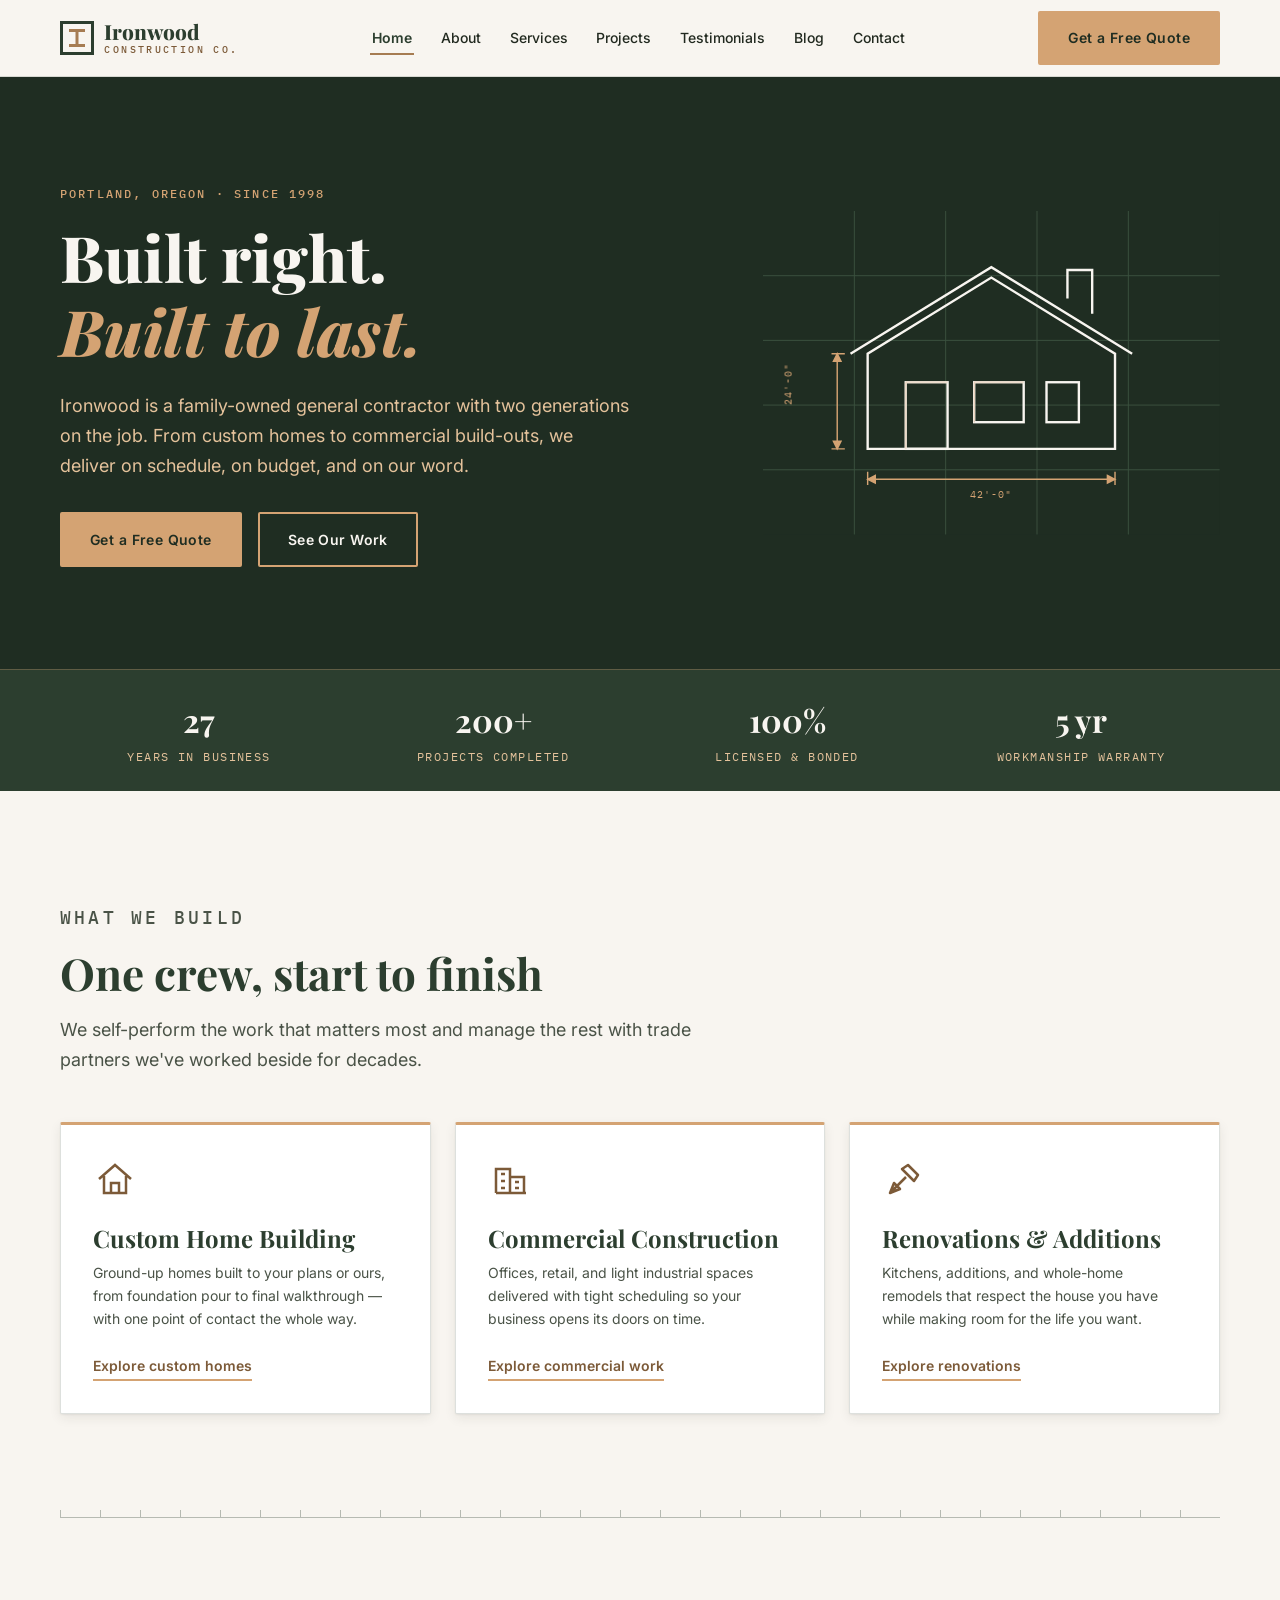
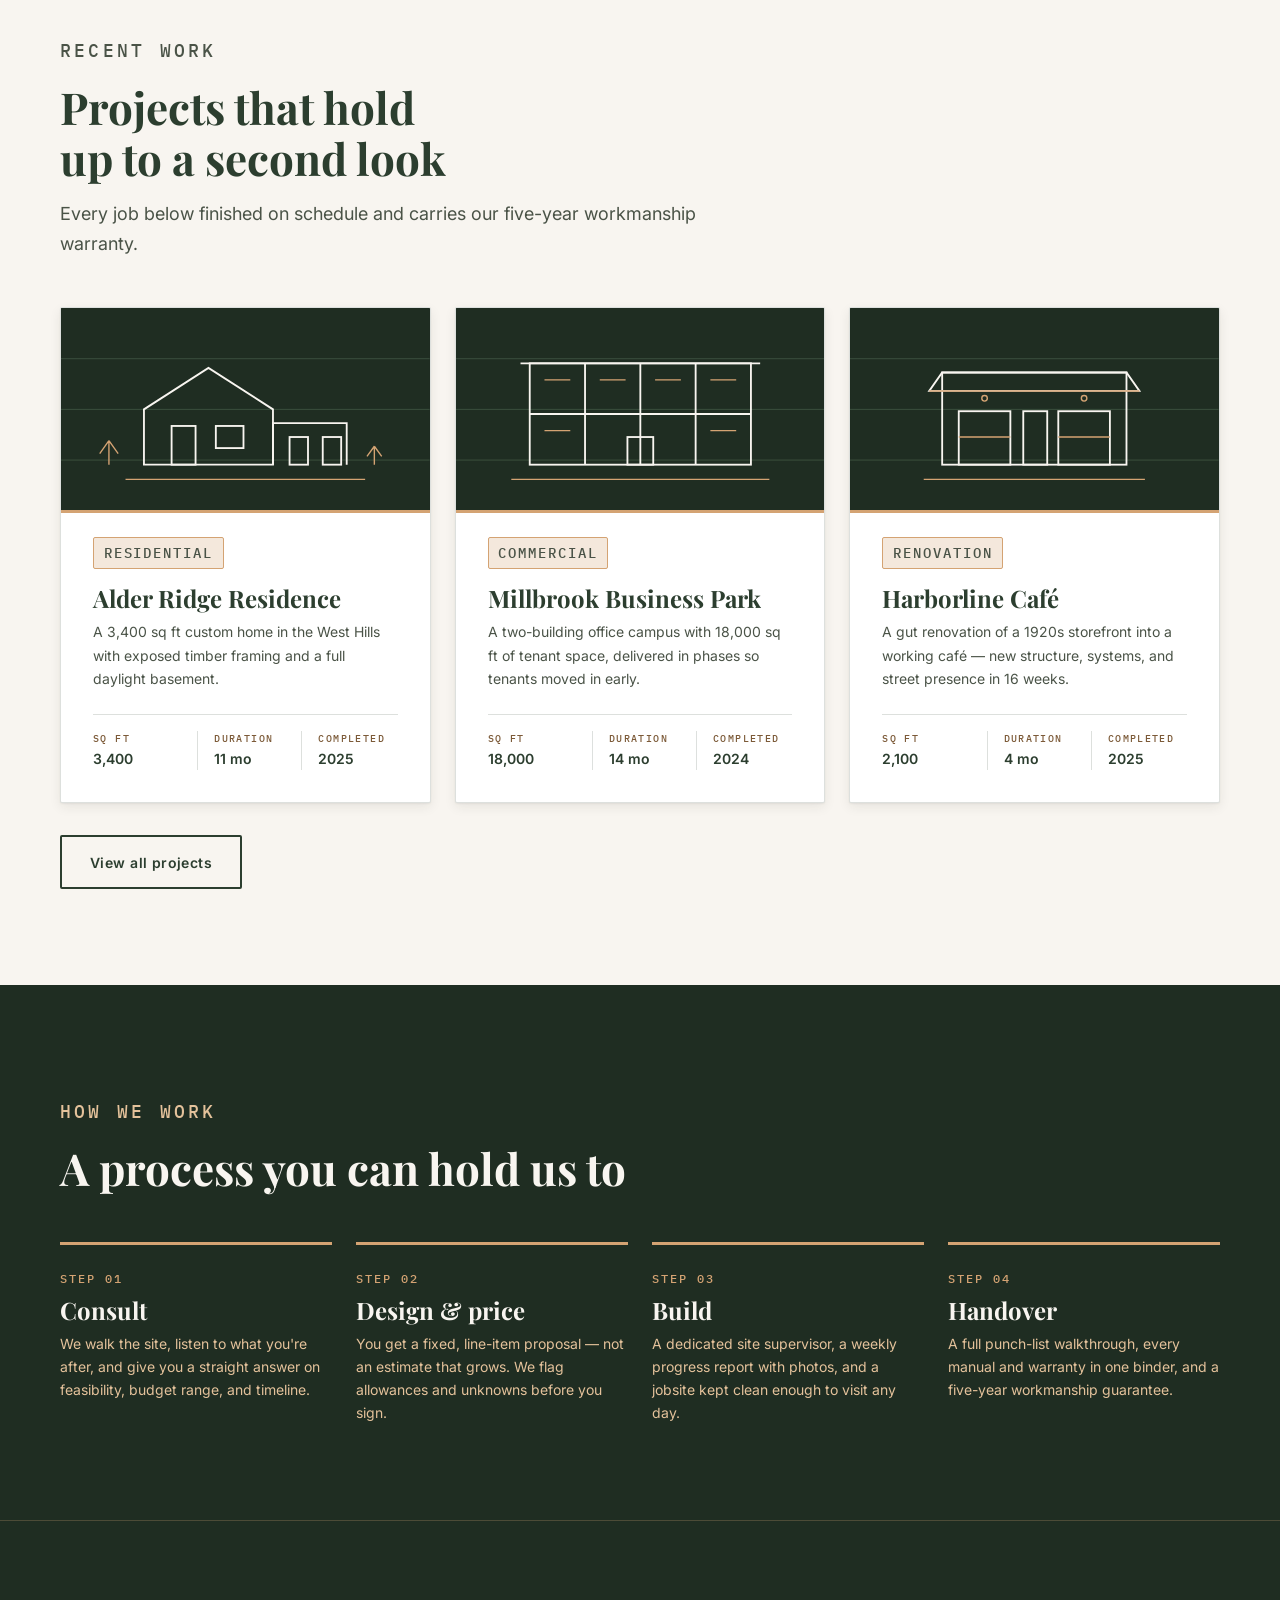
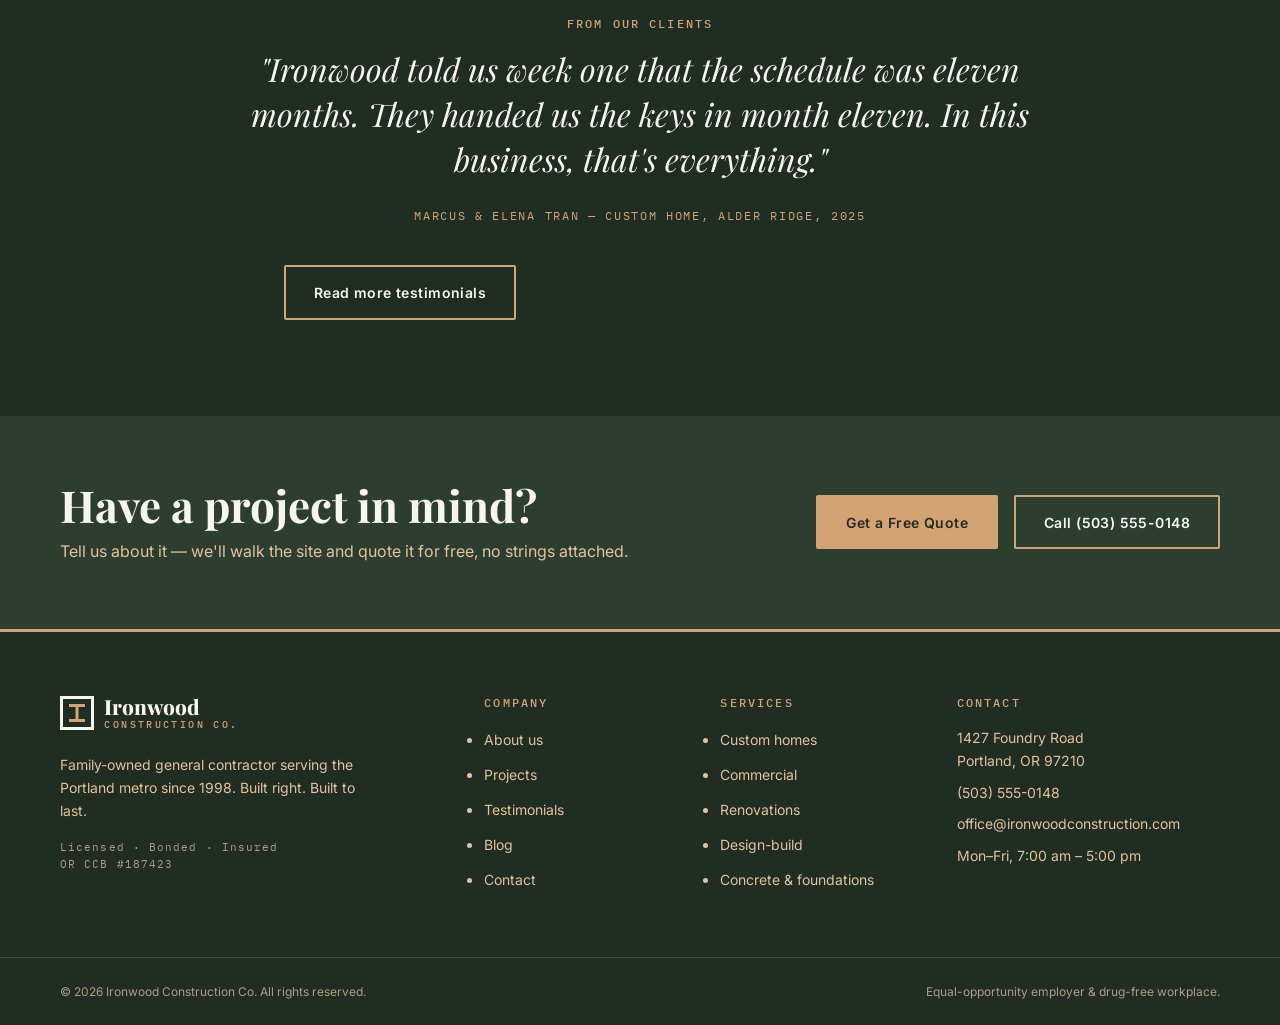
<file: index.html>
<!DOCTYPE html>
<html lang="en" class="no-js">
<head>
  <meta charset="UTF-8">
  <meta name="viewport" content="width=device-width, initial-scale=1">
  <title>Ironwood Construction Co. — General Contractor in Portland, OR</title>
  <meta name="description" content="Ironwood Construction Co. is a family-owned Portland general contractor building custom homes, commercial spaces, and renovations since 1998. Get a free quote.">
  <link rel="icon" href="data:image/svg+xml,%3Csvg xmlns='http://www.w3.org/2000/svg' viewBox='0 0 32 32'%3E%3Crect width='32' height='32' fill='%232C3E2F'/%3E%3Cpath d='M8 8h16M8 24h16M16 8v16' stroke='%23D4A373' stroke-width='3'/%3E%3C/svg%3E">
  <link rel="preconnect" href="https://fonts.googleapis.com">
  <link rel="preconnect" href="https://fonts.gstatic.com" crossorigin>
  <link href="https://fonts.googleapis.com/css2?family=Playfair+Display:ital,wght@0,700;0,800;1,700&family=Inter:wght@400;500;600&family=IBM+Plex+Mono:wght@500&display=swap" rel="stylesheet">
  <link rel="stylesheet" href="css/style.css">
  <script src="js/main.js" defer></script>
</head>
<body>
  <a class="skip-link" href="#main">Skip to main content</a>

  <header class="site-header">
    <div class="container site-header__inner">
      <a class="logo" href="index.html" aria-label="Ironwood Construction Co. — home">
        <svg class="logo__mark" width="34" height="34" viewBox="0 0 34 34" aria-hidden="true" focusable="false">
          <rect x="1.5" y="1.5" width="31" height="31" fill="none" stroke="currentColor" stroke-width="3"/>
          <path d="M9 9.5h16M9 24.5h16M17 9.5v15" fill="none" stroke="#A67C52" stroke-width="3"/>
        </svg>
        <span class="logo__name">Ironwood<span class="logo__sub">Construction Co.</span></span>
      </a>

      <nav class="site-nav" id="site-nav" aria-label="Main">
        <ul class="site-nav__list">
          <li><a class="site-nav__link" href="index.html" aria-current="page">Home</a></li>
          <li><a class="site-nav__link" href="about.html">About</a></li>
          <li><a class="site-nav__link" href="services.html">Services</a></li>
          <li><a class="site-nav__link" href="projects.html">Projects</a></li>
          <li><a class="site-nav__link" href="testimonials.html">Testimonials</a></li>
          <li><a class="site-nav__link" href="blog.html">Blog</a></li>
          <li><a class="site-nav__link" href="contact.html">Contact</a></li>
          <li class="site-nav__cta-item"><a class="btn btn--sand" href="contact.html#quote">Get a Free Quote</a></li>
        </ul>
      </nav>

      <a class="btn btn--sand header-cta" href="contact.html#quote">Get a Free Quote</a>

      <button class="nav-toggle" type="button" aria-expanded="false" aria-controls="site-nav" aria-label="Open menu">
        <span class="nav-toggle__bar"></span>
        <span class="nav-toggle__bar"></span>
        <span class="nav-toggle__bar"></span>
      </button>
    </div>
  </header>
  <div class="nav-overlay" aria-hidden="true"></div>

  <main id="main">

    <!-- Hero -->
    <section class="hero" aria-labelledby="hero-heading">
      <div class="container hero__inner">
        <div>
          <p class="eyebrow">Portland, Oregon · Since 1998</p>
          <h1 id="hero-heading">Built right.<br><span class="accent">Built to last.</span></h1>
          <p class="hero__lede">Ironwood is a family-owned general contractor with two generations on the job. From custom homes to commercial build-outs, we deliver on schedule, on budget, and on our word.</p>
          <div class="hero__actions">
            <a class="btn btn--sand" href="contact.html#quote">Get a Free Quote</a>
            <a class="btn btn--outline-light" href="projects.html">See Our Work</a>
          </div>
        </div>
        <figure class="hero__figure">
          <svg viewBox="0 0 480 340" role="img" aria-label="Blueprint elevation drawing of a gabled house with dimension lines">
            <rect width="480" height="340" fill="#1F2D22"/>
            <g stroke="#3C5240" stroke-width="1">
              <path d="M0 68h480M0 136h480M0 204h480M0 272h480"/>
              <path d="M96 0v340M192 0v340M288 0v340M384 0v340"/>
            </g>
            <g fill="none" stroke="#F8F5F0" stroke-width="2.5">
              <path d="M110 250V150l130-80 130 80v100z"/>
              <path d="M92 150l148-91 148 91"/>
              <path d="M320 92v-30h26v46"/>
              <rect x="150" y="180" width="44" height="70"/>
              <rect x="222" y="180" width="52" height="42"/>
              <rect x="298" y="180" width="34" height="42"/>
            </g>
            <g fill="none" stroke="#D4A373" stroke-width="1.5">
              <path d="M110 274v14M370 274v14M110 282h260"/>
              <path d="M110 282l8-4v8zM370 282l-8-4v8z" fill="#D4A373"/>
              <path d="M86 250h-14M86 150h-14M78 250V150"/>
              <path d="M78 250l-4-8h8zM78 150l-4 8h8z" fill="#D4A373"/>
            </g>
            <g fill="#D4A373" font-family="IBM Plex Mono, monospace" font-size="11" letter-spacing="1">
              <text x="218" y="302">42'-0"</text>
              <text x="30" y="204" transform="rotate(-90 30 204)">24'-0"</text>
            </g>
            <g fill="none" stroke="#D4A373" stroke-width="1" opacity="0.6">
              <path d="M150 250v-70h44M222 222v-42h52"/>
            </g>
          </svg>
        </figure>
      </div>
    </section>

    <!-- Trust bar -->
    <section class="trust-bar" aria-label="Company credentials">
      <ul class="container trust-bar__list">
        <li class="trust-bar__item"><strong>27</strong> Years in business</li>
        <li class="trust-bar__item"><strong>200+</strong> Projects completed</li>
        <li class="trust-bar__item"><strong>100%</strong> Licensed &amp; bonded</li>
        <li class="trust-bar__item"><strong>5 yr</strong> Workmanship warranty</li>
      </ul>
    </section>

    <!-- Featured services -->
    <section class="section" aria-labelledby="services-heading">
      <div class="container">
        <div class="section-head">
          <p class="eyebrow">What we build</p>
          <h2 id="services-heading">One crew, start to finish</h2>
          <p>We self-perform the work that matters most and manage the rest with trade partners we've worked beside for decades.</p>
        </div>
        <div class="card-grid">
          <article class="card reveal">
            <svg class="card__icon" width="44" height="44" viewBox="0 0 44 44" aria-hidden="true" focusable="false">
              <path d="M6 22L22 8l16 14M11 19v17h22V19M18 36V26h8v10" fill="none" stroke="currentColor" stroke-width="2.5"/>
            </svg>
            <h3>Custom Home Building</h3>
            <p>Ground-up homes built to your plans or ours, from foundation pour to final walkthrough — with one point of contact the whole way.</p>
            <a class="card__link" href="services.html#custom-homes">Explore custom homes</a>
          </article>
          <article class="card reveal">
            <svg class="card__icon" width="44" height="44" viewBox="0 0 44 44" aria-hidden="true" focusable="false">
              <path d="M8 36V12h14v24M22 20h14v16M8 36h30M13 17h4M13 24h4M13 31h4M27 25h4M27 31h4" fill="none" stroke="currentColor" stroke-width="2.5"/>
            </svg>
            <h3>Commercial Construction</h3>
            <p>Offices, retail, and light industrial spaces delivered with tight scheduling so your business opens its doors on time.</p>
            <a class="card__link" href="services.html#commercial">Explore commercial work</a>
          </article>
          <article class="card reveal">
            <svg class="card__icon" width="44" height="44" viewBox="0 0 44 44" aria-hidden="true" focusable="false">
              <path d="M10 34l14-14M20 12l6-4 10 10-4 6-12-12zM8 36l4-10 6 6z" fill="none" stroke="currentColor" stroke-width="2.5" stroke-linejoin="round"/>
            </svg>
            <h3>Renovations &amp; Additions</h3>
            <p>Kitchens, additions, and whole-home remodels that respect the house you have while making room for the life you want.</p>
            <a class="card__link" href="services.html#renovations">Explore renovations</a>
          </article>
        </div>
      </div>
    </section>

    <hr class="level-line" aria-hidden="true">

    <!-- Featured projects -->
    <section class="section" aria-labelledby="projects-heading">
      <div class="container">
        <div class="section-head">
          <p class="eyebrow">Recent work</p>
          <h2 id="projects-heading">Projects that hold up to a second look</h2>
          <p>Every job below finished on schedule and carries our five-year workmanship warranty.</p>
        </div>
        <div class="card-grid">
          <article class="project-card reveal">
            <figure class="project-card__figure">
              <svg viewBox="0 0 400 220" role="img" aria-label="Line drawing of a modern gabled residence among trees">
                <rect width="400" height="220" fill="#1F2D22"/>
                <g stroke="#3C5240" stroke-width="1"><path d="M0 55h400M0 110h400M0 165h400"/></g>
                <g fill="none" stroke="#F8F5F0" stroke-width="2">
                  <path d="M90 170v-60l70-45 70 45v60z"/>
                  <path d="M230 170v-45h80v45"/>
                  <rect x="120" y="128" width="26" height="42"/>
                  <rect x="168" y="128" width="30" height="24"/>
                  <rect x="248" y="140" width="20" height="30"/>
                  <rect x="284" y="140" width="20" height="30"/>
                </g>
                <g fill="none" stroke="#D4A373" stroke-width="1.5">
                  <path d="M52 170v-26M52 144l-10 14M52 144l10 14M340 170v-20M340 150l-8 11M340 150l8 11"/>
                  <path d="M70 186h260"/>
                </g>
              </svg>
            </figure>
            <div class="project-card__body">
              <p class="project-card__tag">Residential</p>
              <h3>Alder Ridge Residence</h3>
              <p>A 3,400 sq ft custom home in the West Hills with exposed timber framing and a full daylight basement.</p>
              <dl class="spec-sheet">
                <div><dt>Sq ft</dt><dd>3,400</dd></div>
                <div><dt>Duration</dt><dd>11 mo</dd></div>
                <div><dt>Completed</dt><dd>2025</dd></div>
              </dl>
            </div>
          </article>
          <article class="project-card reveal">
            <figure class="project-card__figure">
              <svg viewBox="0 0 400 220" role="img" aria-label="Line drawing of a two-story office building with a flat roof">
                <rect width="400" height="220" fill="#1F2D22"/>
                <g stroke="#3C5240" stroke-width="1"><path d="M0 55h400M0 110h400M0 165h400"/></g>
                <g fill="none" stroke="#F8F5F0" stroke-width="2">
                  <rect x="80" y="60" width="240" height="110"/>
                  <path d="M80 115h240M140 60v110M200 60v110M260 60v110"/>
                  <path d="M70 60h260"/>
                  <rect x="186" y="140" width="28" height="30"/>
                </g>
                <g fill="none" stroke="#D4A373" stroke-width="1.5">
                  <path d="M60 186h280M96 78h28M156 78h28M216 78h28M276 78h28M96 133h28M276 133h28"/>
                </g>
              </svg>
            </figure>
            <div class="project-card__body">
              <p class="project-card__tag">Commercial</p>
              <h3>Millbrook Business Park</h3>
              <p>A two-building office campus with 18,000 sq ft of tenant space, delivered in phases so tenants moved in early.</p>
              <dl class="spec-sheet">
                <div><dt>Sq ft</dt><dd>18,000</dd></div>
                <div><dt>Duration</dt><dd>14 mo</dd></div>
                <div><dt>Completed</dt><dd>2024</dd></div>
              </dl>
            </div>
          </article>
          <article class="project-card reveal">
            <figure class="project-card__figure">
              <svg viewBox="0 0 400 220" role="img" aria-label="Line drawing of a café storefront with an awning and window seating">
                <rect width="400" height="220" fill="#1F2D22"/>
                <g stroke="#3C5240" stroke-width="1"><path d="M0 55h400M0 110h400M0 165h400"/></g>
                <g fill="none" stroke="#F8F5F0" stroke-width="2">
                  <rect x="100" y="70" width="200" height="100"/>
                  <path d="M100 70h200l14 20H86z"/>
                  <rect x="118" y="112" width="56" height="58"/>
                  <rect x="226" y="112" width="56" height="58"/>
                  <rect x="188" y="112" width="26" height="58"/>
                </g>
                <g fill="none" stroke="#D4A373" stroke-width="1.5">
                  <path d="M86 90h228M118 140h56M226 140h56"/>
                  <path d="M80 186h240"/>
                  <circle cx="146" cy="98" r="3"/><circle cx="254" cy="98" r="3"/>
                </g>
              </svg>
            </figure>
            <div class="project-card__body">
              <p class="project-card__tag">Renovation</p>
              <h3>Harborline Café</h3>
              <p>A gut renovation of a 1920s storefront into a working café — new structure, systems, and street presence in 16 weeks.</p>
              <dl class="spec-sheet">
                <div><dt>Sq ft</dt><dd>2,100</dd></div>
                <div><dt>Duration</dt><dd>4 mo</dd></div>
                <div><dt>Completed</dt><dd>2025</dd></div>
              </dl>
            </div>
          </article>
        </div>
        <p style="margin-top: 2rem;"><a class="btn btn--outline" href="projects.html">View all projects</a></p>
      </div>
    </section>

    <!-- Process -->
    <section class="section section--dark" aria-labelledby="process-heading">
      <div class="container">
        <div class="section-head">
          <p class="eyebrow">How we work</p>
          <h2 id="process-heading">A process you can hold us to</h2>
        </div>
        <ol class="process-grid">
          <li class="process-step reveal">
            <h3>Consult</h3>
            <p>We walk the site, listen to what you're after, and give you a straight answer on feasibility, budget range, and timeline.</p>
          </li>
          <li class="process-step reveal">
            <h3>Design &amp; price</h3>
            <p>You get a fixed, line-item proposal — not an estimate that grows. We flag allowances and unknowns before you sign.</p>
          </li>
          <li class="process-step reveal">
            <h3>Build</h3>
            <p>A dedicated site supervisor, a weekly progress report with photos, and a jobsite kept clean enough to visit any day.</p>
          </li>
          <li class="process-step reveal">
            <h3>Handover</h3>
            <p>A full punch-list walkthrough, every manual and warranty in one binder, and a five-year workmanship guarantee.</p>
          </li>
        </ol>
      </div>
    </section>

    <!-- Pull quote -->
    <section class="section section--dark" style="border-top: 1px solid rgba(212,163,115,0.25);" aria-labelledby="quote-heading">
      <div class="container">
        <h2 id="quote-heading" class="eyebrow" style="display:block; text-align:center;">From our clients</h2>
        <figure class="pull-quote reveal">
          <blockquote>
            <p>"Ironwood told us week one that the schedule was eleven months. They handed us the keys in month eleven. In this business, that's everything."</p>
          </blockquote>
          <figcaption><cite>Marcus &amp; Elena Tran</cite> — Custom Home, Alder Ridge, 2025</figcaption>
        </figure>
        <p style="text-align:center; margin-top:2.5rem;"><a class="btn btn--outline-light" href="testimonials.html">Read more testimonials</a></p>
      </div>
    </section>

    <!-- CTA band -->
    <section class="cta-band" aria-labelledby="cta-heading">
      <div class="container cta-band__inner">
        <div>
          <h2 id="cta-heading">Have a project in mind?</h2>
          <p>Tell us about it — we'll walk the site and quote it for free, no strings attached.</p>
        </div>
        <div class="cta-band__actions">
          <a class="btn btn--sand" href="contact.html#quote">Get a Free Quote</a>
          <a class="btn btn--outline-light" href="tel:+15035550148">Call (503) 555-0148</a>
        </div>
      </div>
    </section>

  </main>

  <footer class="site-footer">
    <div class="container site-footer__grid">
      <div>
        <a class="logo" href="index.html" aria-label="Ironwood Construction Co. — home">
          <svg class="logo__mark" width="34" height="34" viewBox="0 0 34 34" aria-hidden="true" focusable="false">
            <rect x="1.5" y="1.5" width="31" height="31" fill="none" stroke="currentColor" stroke-width="3"/>
            <path d="M9 9.5h16M9 24.5h16M17 9.5v15" fill="none" stroke="#D4A373" stroke-width="3"/>
          </svg>
          <span class="logo__name">Ironwood<span class="logo__sub">Construction Co.</span></span>
        </a>
        <p class="site-footer__about">Family-owned general contractor serving the Portland metro since 1998. Built right. Built to last.</p>
        <p class="site-footer__license">Licensed · Bonded · Insured<br>OR CCB #187423</p>
      </div>
      <nav aria-label="Footer">
        <h2>Company</h2>
        <ul>
          <li><a href="about.html">About us</a></li>
          <li><a href="projects.html">Projects</a></li>
          <li><a href="testimonials.html">Testimonials</a></li>
          <li><a href="blog.html">Blog</a></li>
          <li><a href="contact.html">Contact</a></li>
        </ul>
      </nav>
      <nav aria-label="Services">
        <h2>Services</h2>
        <ul>
          <li><a href="services.html#custom-homes">Custom homes</a></li>
          <li><a href="services.html#commercial">Commercial</a></li>
          <li><a href="services.html#renovations">Renovations</a></li>
          <li><a href="services.html#design-build">Design-build</a></li>
          <li><a href="services.html#concrete">Concrete &amp; foundations</a></li>
        </ul>
      </nav>
      <div>
        <h2>Contact</h2>
        <address>
          <span>1427 Foundry Road<br>Portland, OR 97210</span>
          <a href="tel:+15035550148">(503) 555-0148</a>
          <a href="mailto:office@ironwoodconstruction.com">office@ironwoodconstruction.com</a>
          <span>Mon–Fri, 7:00 am – 5:00 pm</span>
        </address>
      </div>
    </div>
    <div class="site-footer__bar">
      <div class="container">
        <p>© <span id="footer-year">2026</span> Ironwood Construction Co. All rights reserved.</p>
        <p>Equal-opportunity employer &amp; drug-free workplace.</p>
      </div>
    </div>
  </footer>
</body>
</html>
</file>
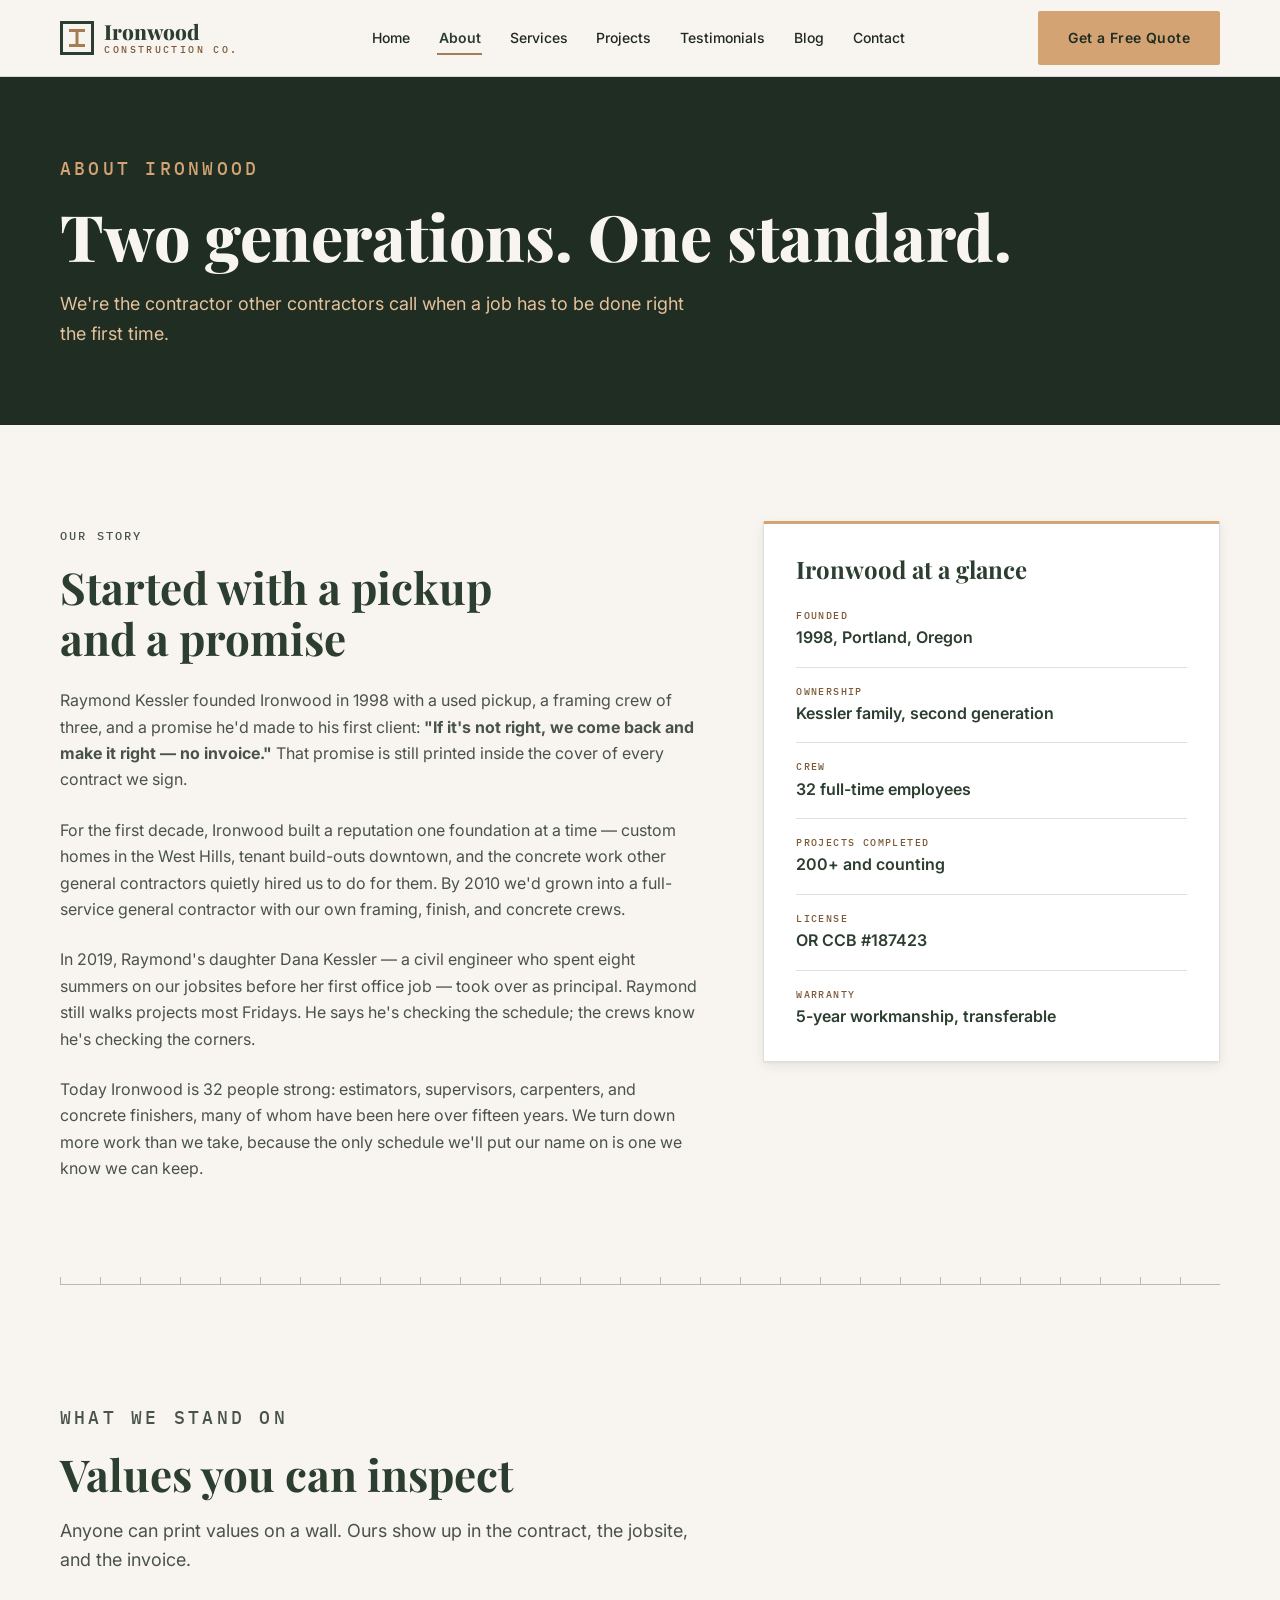
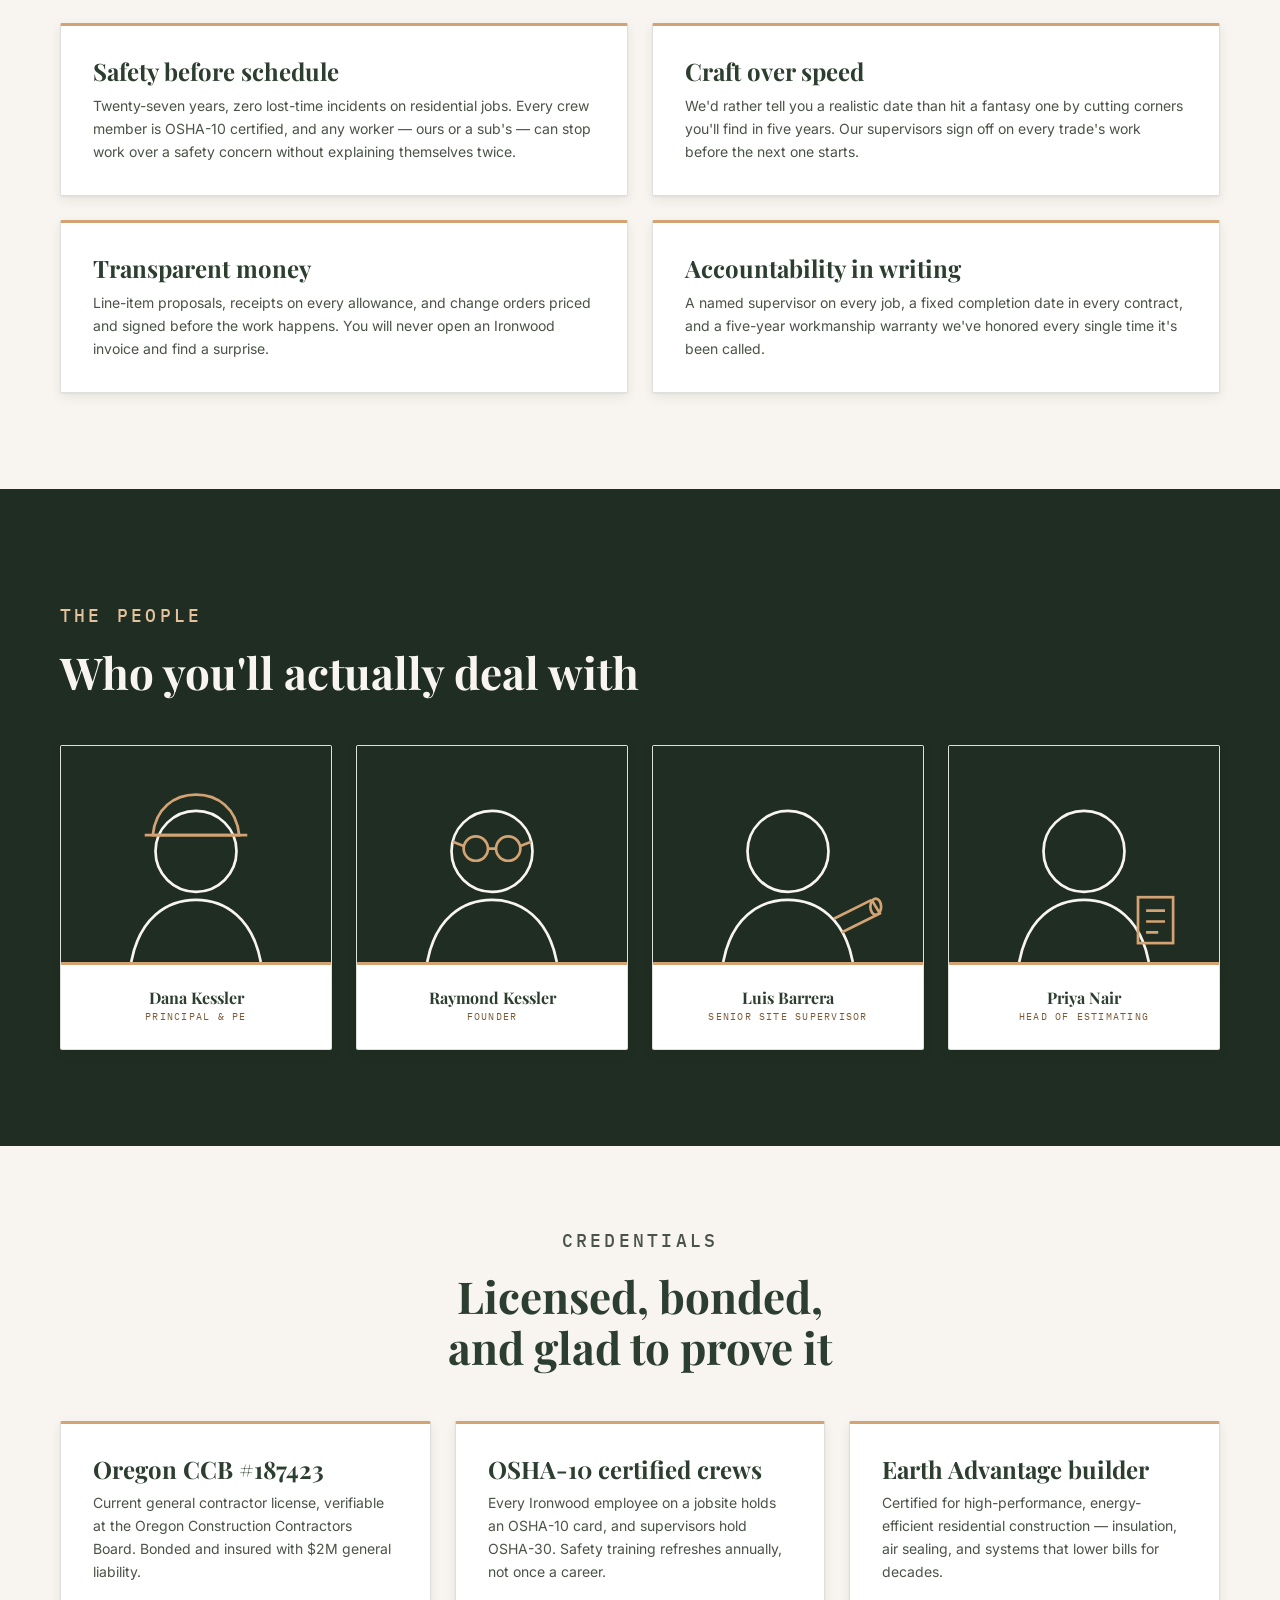
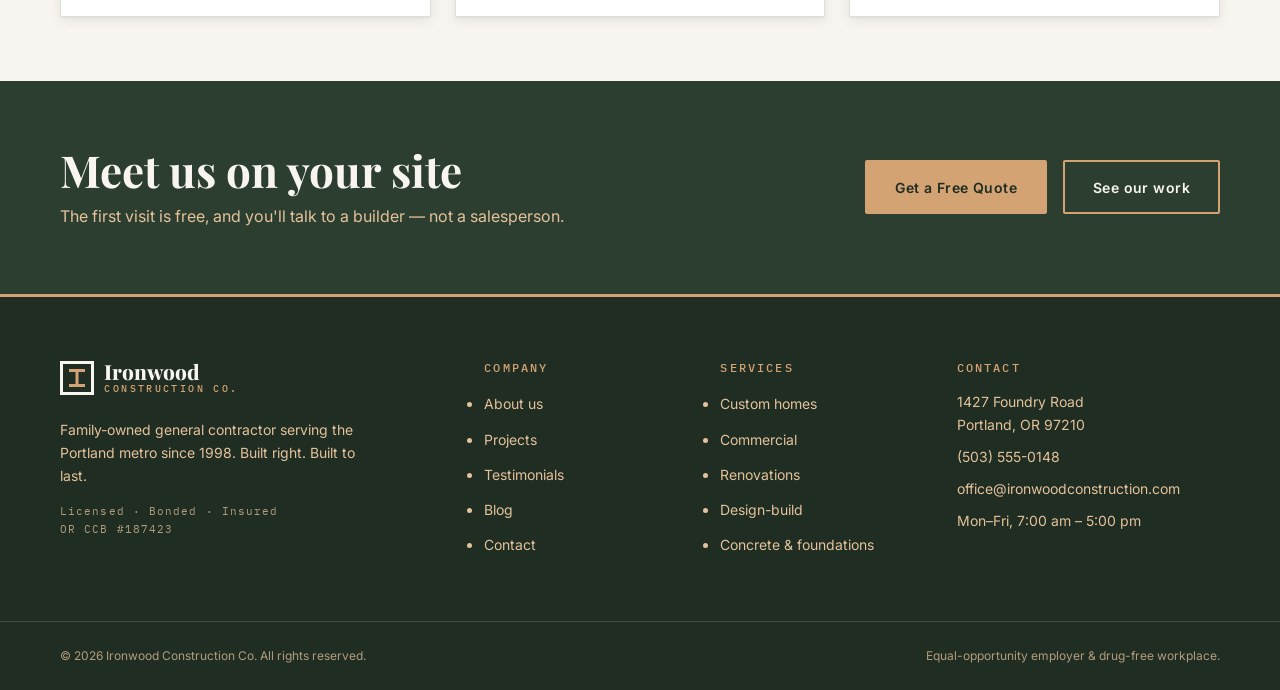
<file: about.html>
<!DOCTYPE html>
<html lang="en" class="no-js">
<head>
  <meta charset="UTF-8">
  <meta name="viewport" content="width=device-width, initial-scale=1">
  <title>About Us — Ironwood Construction Co.</title>
  <meta name="description" content="Ironwood Construction Co. has been family-owned since 1998. Meet the Kessler family and the crew behind 200+ Portland-area homes, offices, and renovations.">
  <link rel="icon" href="data:image/svg+xml,%3Csvg xmlns='http://www.w3.org/2000/svg' viewBox='0 0 32 32'%3E%3Crect width='32' height='32' fill='%232C3E2F'/%3E%3Cpath d='M8 8h16M8 24h16M16 8v16' stroke='%23D4A373' stroke-width='3'/%3E%3C/svg%3E">
  <link rel="preconnect" href="https://fonts.googleapis.com">
  <link rel="preconnect" href="https://fonts.gstatic.com" crossorigin>
  <link href="https://fonts.googleapis.com/css2?family=Playfair+Display:ital,wght@0,700;0,800;1,700&family=Inter:wght@400;500;600&family=IBM+Plex+Mono:wght@500&display=swap" rel="stylesheet">
  <link rel="stylesheet" href="css/style.css">
  <script src="js/main.js" defer></script>
</head>
<body>
  <a class="skip-link" href="#main">Skip to main content</a>

  <header class="site-header">
    <div class="container site-header__inner">
      <a class="logo" href="index.html" aria-label="Ironwood Construction Co. — home">
        <svg class="logo__mark" width="34" height="34" viewBox="0 0 34 34" aria-hidden="true" focusable="false">
          <rect x="1.5" y="1.5" width="31" height="31" fill="none" stroke="currentColor" stroke-width="3"/>
          <path d="M9 9.5h16M9 24.5h16M17 9.5v15" fill="none" stroke="#A67C52" stroke-width="3"/>
        </svg>
        <span class="logo__name">Ironwood<span class="logo__sub">Construction Co.</span></span>
      </a>

      <nav class="site-nav" id="site-nav" aria-label="Main">
        <ul class="site-nav__list">
          <li><a class="site-nav__link" href="index.html">Home</a></li>
          <li><a class="site-nav__link" href="about.html" aria-current="page">About</a></li>
          <li><a class="site-nav__link" href="services.html">Services</a></li>
          <li><a class="site-nav__link" href="projects.html">Projects</a></li>
          <li><a class="site-nav__link" href="testimonials.html">Testimonials</a></li>
          <li><a class="site-nav__link" href="blog.html">Blog</a></li>
          <li><a class="site-nav__link" href="contact.html">Contact</a></li>
          <li class="site-nav__cta-item"><a class="btn btn--sand" href="contact.html#quote">Get a Free Quote</a></li>
        </ul>
      </nav>

      <a class="btn btn--sand header-cta" href="contact.html#quote">Get a Free Quote</a>

      <button class="nav-toggle" type="button" aria-expanded="false" aria-controls="site-nav" aria-label="Open menu">
        <span class="nav-toggle__bar"></span>
        <span class="nav-toggle__bar"></span>
        <span class="nav-toggle__bar"></span>
      </button>
    </div>
  </header>
  <div class="nav-overlay" aria-hidden="true"></div>

  <main id="main">

    <div class="page-header">
      <div class="container">
        <p class="eyebrow">About Ironwood</p>
        <h1>Two generations. One standard.</h1>
        <p>We're the contractor other contractors call when a job has to be done right the first time.</p>
      </div>
    </div>

    <section class="section" aria-labelledby="story-heading">
      <div class="container story-grid">
        <div class="prose">
          <p class="eyebrow">Our story</p>
          <h2 id="story-heading" style="margin-bottom:1.5rem;">Started with a pickup and a promise</h2>
          <p>Raymond Kessler founded Ironwood in 1998 with a used pickup, a framing crew of three, and a promise he'd made to his first client: <strong>"If it's not right, we come back and make it right — no invoice."</strong> That promise is still printed inside the cover of every contract we sign.</p>
          <p>For the first decade, Ironwood built a reputation one foundation at a time — custom homes in the West Hills, tenant build-outs downtown, and the concrete work other general contractors quietly hired us to do for them. By 2010 we'd grown into a full-service general contractor with our own framing, finish, and concrete crews.</p>
          <p>In 2019, Raymond's daughter Dana Kessler — a civil engineer who spent eight summers on our jobsites before her first office job — took over as principal. Raymond still walks projects most Fridays. He says he's checking the schedule; the crews know he's checking the corners.</p>
          <p>Today Ironwood is 32 people strong: estimators, supervisors, carpenters, and concrete finishers, many of whom have been here over fifteen years. We turn down more work than we take, because the only schedule we'll put our name on is one we know we can keep.</p>
        </div>
        <aside class="story-aside" aria-label="Company facts">
          <h3>Ironwood at a glance</h3>
          <dl class="fact-list">
            <div><dt>Founded</dt><dd>1998, Portland, Oregon</dd></div>
            <div><dt>Ownership</dt><dd>Kessler family, second generation</dd></div>
            <div><dt>Crew</dt><dd>32 full-time employees</dd></div>
            <div><dt>Projects completed</dt><dd>200+ and counting</dd></div>
            <div><dt>License</dt><dd>OR CCB #187423</dd></div>
            <div><dt>Warranty</dt><dd>5-year workmanship, transferable</dd></div>
          </dl>
        </aside>
      </div>
    </section>

    <hr class="level-line" aria-hidden="true">

    <section class="section" aria-labelledby="values-heading">
      <div class="container">
        <div class="section-head">
          <p class="eyebrow">What we stand on</p>
          <h2 id="values-heading">Values you can inspect</h2>
          <p>Anyone can print values on a wall. Ours show up in the contract, the jobsite, and the invoice.</p>
        </div>
        <div class="card-grid card-grid--2">
          <article class="card reveal">
            <h3>Safety before schedule</h3>
            <p>Twenty-seven years, zero lost-time incidents on residential jobs. Every crew member is OSHA-10 certified, and any worker — ours or a sub's — can stop work over a safety concern without explaining themselves twice.</p>
          </article>
          <article class="card reveal">
            <h3>Craft over speed</h3>
            <p>We'd rather tell you a realistic date than hit a fantasy one by cutting corners you'll find in five years. Our supervisors sign off on every trade's work before the next one starts.</p>
          </article>
          <article class="card reveal">
            <h3>Transparent money</h3>
            <p>Line-item proposals, receipts on every allowance, and change orders priced and signed before the work happens. You will never open an Ironwood invoice and find a surprise.</p>
          </article>
          <article class="card reveal">
            <h3>Accountability in writing</h3>
            <p>A named supervisor on every job, a fixed completion date in every contract, and a five-year workmanship warranty we've honored every single time it's been called.</p>
          </article>
        </div>
      </div>
    </section>

    <section class="section section--dark" aria-labelledby="team-heading">
      <div class="container">
        <div class="section-head">
          <p class="eyebrow">The people</p>
          <h2 id="team-heading">Who you'll actually deal with</h2>
        </div>
        <div class="team-grid">
          <article class="team-card reveal">
            <figure class="team-card__figure">
              <svg viewBox="0 0 200 160" role="img" aria-label="Line-drawn portrait of Dana Kessler wearing a hard hat">
                <rect width="200" height="160" fill="#1F2D22"/>
                <g fill="none" stroke="#F8F5F0" stroke-width="2">
                  <circle cx="100" cy="78" r="30"/>
                  <path d="M52 160c6-32 26-46 48-46s42 14 48 46"/>
                </g>
                <g fill="none" stroke="#D4A373" stroke-width="2">
                  <path d="M68 66c2-20 16-30 32-30s30 10 32 30z"/>
                  <path d="M62 66h76"/>
                </g>
              </svg>
            </figure>
            <div class="team-card__body">
              <h3>Dana Kessler</h3>
              <p class="role">Principal &amp; PE</p>
            </div>
          </article>
          <article class="team-card reveal">
            <figure class="team-card__figure">
              <svg viewBox="0 0 200 160" role="img" aria-label="Line-drawn portrait of Raymond Kessler with glasses">
                <rect width="200" height="160" fill="#1F2D22"/>
                <g fill="none" stroke="#F8F5F0" stroke-width="2">
                  <circle cx="100" cy="78" r="30"/>
                  <path d="M52 160c6-32 26-46 48-46s42 14 48 46"/>
                </g>
                <g fill="none" stroke="#D4A373" stroke-width="2">
                  <circle cx="88" cy="76" r="9"/><circle cx="112" cy="76" r="9"/><path d="M97 76h6M79 74l-8-3M121 74l8-3"/>
                </g>
              </svg>
            </figure>
            <div class="team-card__body">
              <h3>Raymond Kessler</h3>
              <p class="role">Founder</p>
            </div>
          </article>
          <article class="team-card reveal">
            <figure class="team-card__figure">
              <svg viewBox="0 0 200 160" role="img" aria-label="Line-drawn portrait of Luis Barrera holding rolled plans">
                <rect width="200" height="160" fill="#1F2D22"/>
                <g fill="none" stroke="#F8F5F0" stroke-width="2">
                  <circle cx="100" cy="78" r="30"/>
                  <path d="M52 160c6-32 26-46 48-46s42 14 48 46"/>
                </g>
                <g fill="none" stroke="#D4A373" stroke-width="2">
                  <path d="M134 128l28-14M162 114l6 10-28 14"/>
                  <ellipse cx="165" cy="119" rx="4" ry="6"/>
                </g>
              </svg>
            </figure>
            <div class="team-card__body">
              <h3>Luis Barrera</h3>
              <p class="role">Senior Site Supervisor</p>
            </div>
          </article>
          <article class="team-card reveal">
            <figure class="team-card__figure">
              <svg viewBox="0 0 200 160" role="img" aria-label="Line-drawn portrait of Priya Nair with a clipboard">
                <rect width="200" height="160" fill="#1F2D22"/>
                <g fill="none" stroke="#F8F5F0" stroke-width="2">
                  <circle cx="100" cy="78" r="30"/>
                  <path d="M52 160c6-32 26-46 48-46s42 14 48 46"/>
                </g>
                <g fill="none" stroke="#D4A373" stroke-width="2">
                  <rect x="140" y="112" width="26" height="34"/>
                  <path d="M146 122h14M146 130h14M146 138h9"/>
                </g>
              </svg>
            </figure>
            <div class="team-card__body">
              <h3>Priya Nair</h3>
              <p class="role">Head of Estimating</p>
            </div>
          </article>
        </div>
      </div>
    </section>

    <section class="section section--tight" aria-labelledby="cred-heading">
      <div class="container">
        <div class="section-head section-head--center">
          <p class="eyebrow">Credentials</p>
          <h2 id="cred-heading">Licensed, bonded, and glad to prove it</h2>
        </div>
        <div class="card-grid">
          <div class="card reveal">
            <h3>Oregon CCB #187423</h3>
            <p>Current general contractor license, verifiable at the Oregon Construction Contractors Board. Bonded and insured with $2M general liability.</p>
          </div>
          <div class="card reveal">
            <h3>OSHA-10 certified crews</h3>
            <p>Every Ironwood employee on a jobsite holds an OSHA-10 card, and supervisors hold OSHA-30. Safety training refreshes annually, not once a career.</p>
          </div>
          <div class="card reveal">
            <h3>Earth Advantage builder</h3>
            <p>Certified for high-performance, energy-efficient residential construction — insulation, air sealing, and systems that lower bills for decades.</p>
          </div>
        </div>
      </div>
    </section>

    <section class="cta-band" aria-labelledby="cta-heading">
      <div class="container cta-band__inner">
        <div>
          <h2 id="cta-heading">Meet us on your site</h2>
          <p>The first visit is free, and you'll talk to a builder — not a salesperson.</p>
        </div>
        <div class="cta-band__actions">
          <a class="btn btn--sand" href="contact.html#quote">Get a Free Quote</a>
          <a class="btn btn--outline-light" href="projects.html">See our work</a>
        </div>
      </div>
    </section>

  </main>

  <footer class="site-footer">
    <div class="container site-footer__grid">
      <div>
        <a class="logo" href="index.html" aria-label="Ironwood Construction Co. — home">
          <svg class="logo__mark" width="34" height="34" viewBox="0 0 34 34" aria-hidden="true" focusable="false">
            <rect x="1.5" y="1.5" width="31" height="31" fill="none" stroke="currentColor" stroke-width="3"/>
            <path d="M9 9.5h16M9 24.5h16M17 9.5v15" fill="none" stroke="#D4A373" stroke-width="3"/>
          </svg>
          <span class="logo__name">Ironwood<span class="logo__sub">Construction Co.</span></span>
        </a>
        <p class="site-footer__about">Family-owned general contractor serving the Portland metro since 1998. Built right. Built to last.</p>
        <p class="site-footer__license">Licensed · Bonded · Insured<br>OR CCB #187423</p>
      </div>
      <nav aria-label="Footer">
        <h2>Company</h2>
        <ul>
          <li><a href="about.html">About us</a></li>
          <li><a href="projects.html">Projects</a></li>
          <li><a href="testimonials.html">Testimonials</a></li>
          <li><a href="blog.html">Blog</a></li>
          <li><a href="contact.html">Contact</a></li>
        </ul>
      </nav>
      <nav aria-label="Services">
        <h2>Services</h2>
        <ul>
          <li><a href="services.html#custom-homes">Custom homes</a></li>
          <li><a href="services.html#commercial">Commercial</a></li>
          <li><a href="services.html#renovations">Renovations</a></li>
          <li><a href="services.html#design-build">Design-build</a></li>
          <li><a href="services.html#concrete">Concrete &amp; foundations</a></li>
        </ul>
      </nav>
      <div>
        <h2>Contact</h2>
        <address>
          <span>1427 Foundry Road<br>Portland, OR 97210</span>
          <a href="tel:+15035550148">(503) 555-0148</a>
          <a href="mailto:office@ironwoodconstruction.com">office@ironwoodconstruction.com</a>
          <span>Mon–Fri, 7:00 am – 5:00 pm</span>
        </address>
      </div>
    </div>
    <div class="site-footer__bar">
      <div class="container">
        <p>© <span id="footer-year">2026</span> Ironwood Construction Co. All rights reserved.</p>
        <p>Equal-opportunity employer &amp; drug-free workplace.</p>
      </div>
    </div>
  </footer>
</body>
</html>
</file>
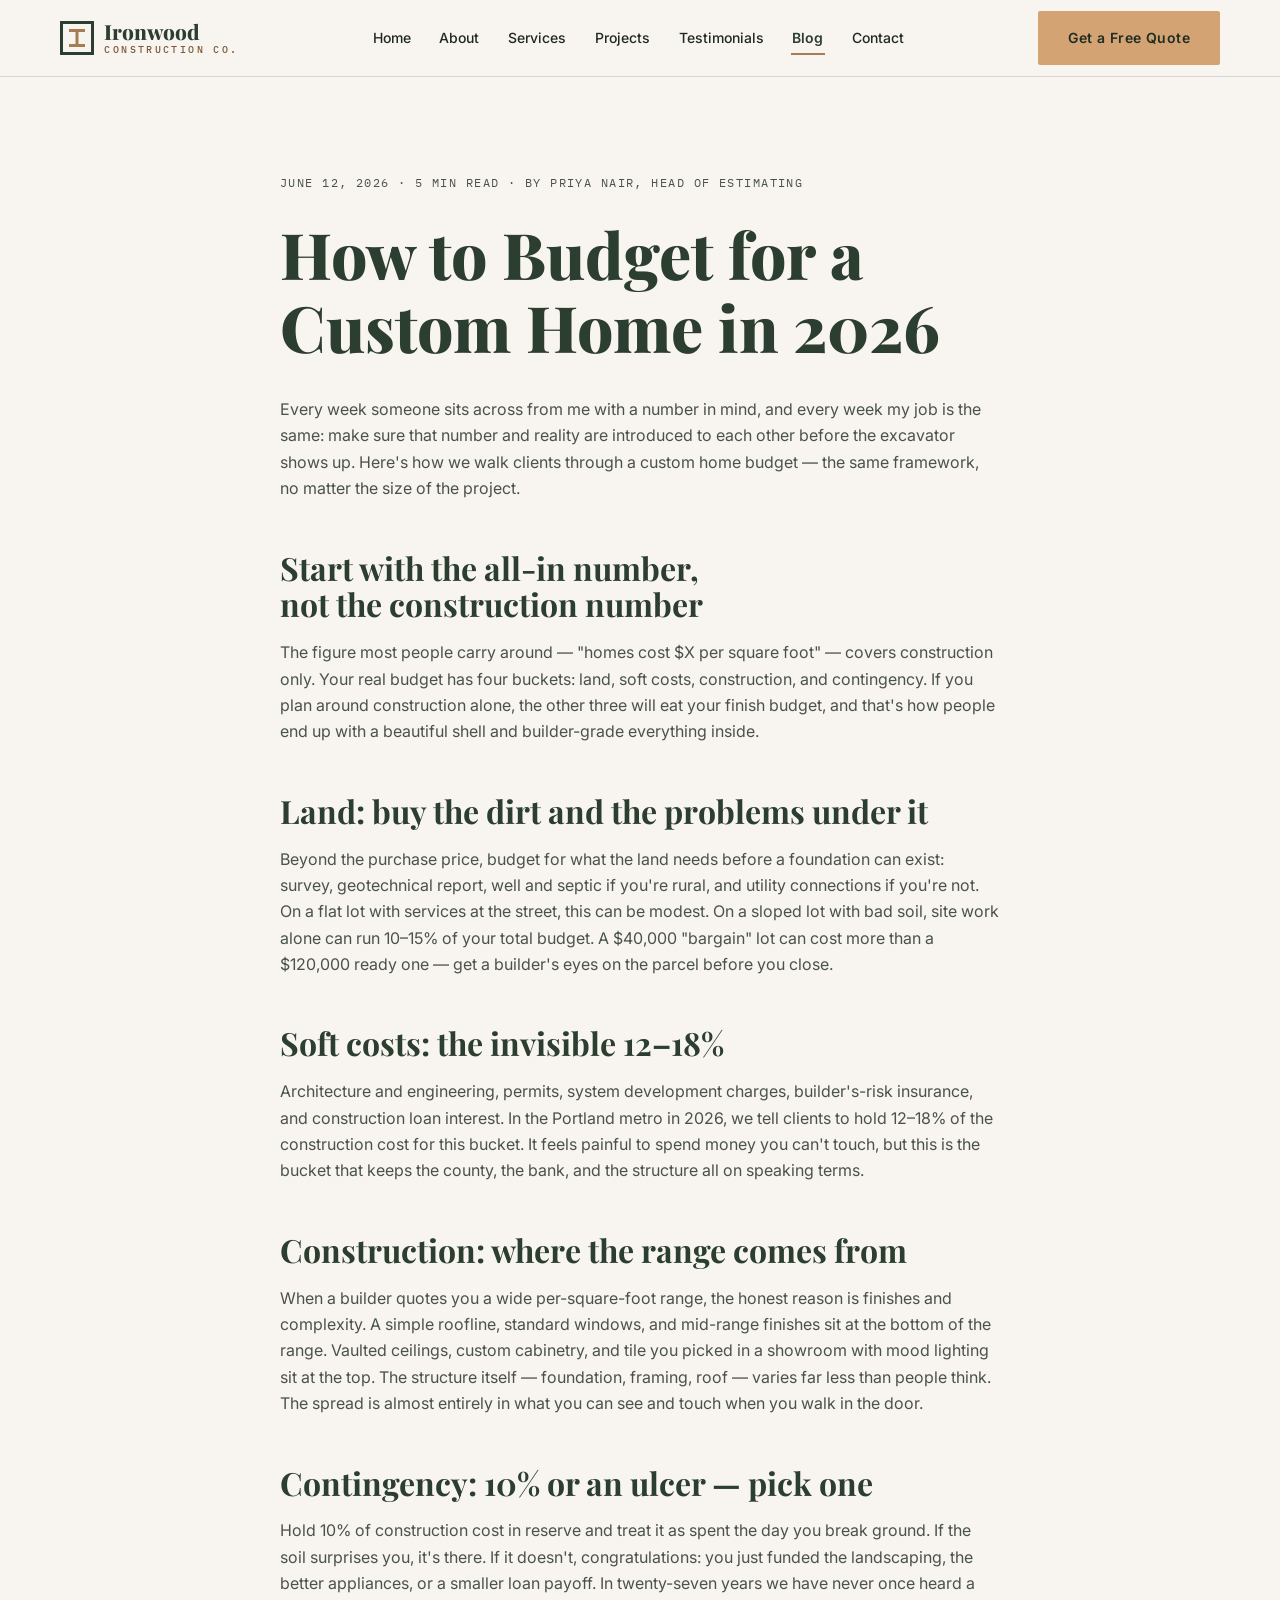
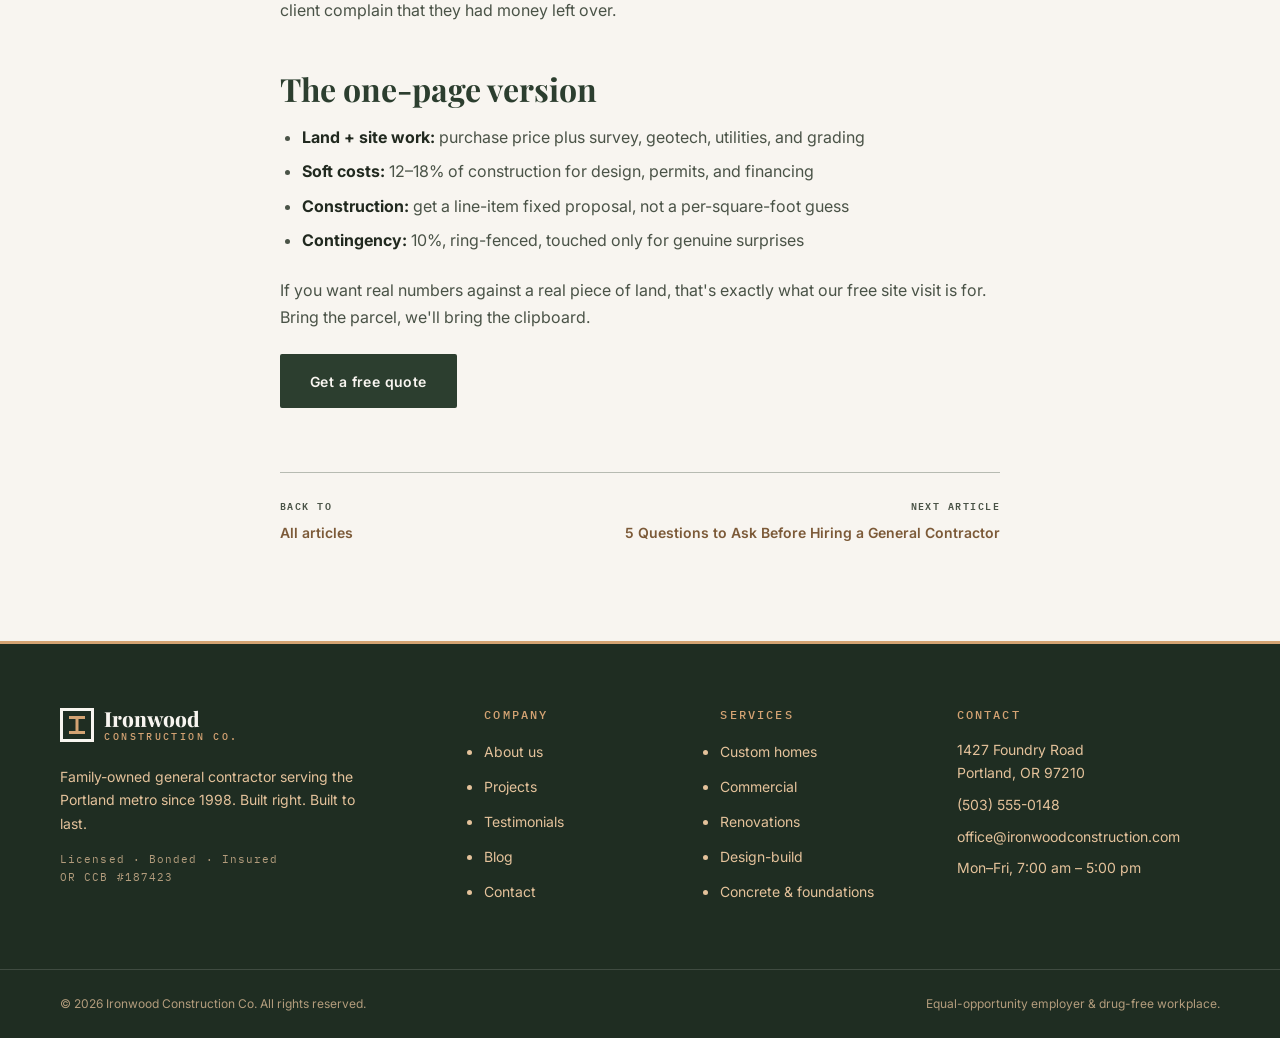
<file: blog-post-budgeting.html>
<!DOCTYPE html>
<html lang="en" class="no-js">
<head>
  <meta charset="UTF-8">
  <meta name="viewport" content="width=device-width, initial-scale=1">
  <title>How to Budget for a Custom Home in 2026 — Ironwood Construction Co.</title>
  <meta name="description" content="A Portland builder's honest breakdown of custom home costs in 2026: land, soft costs, construction, and the contingency that saves projects.">
  <link rel="icon" href="data:image/svg+xml,%3Csvg xmlns='http://www.w3.org/2000/svg' viewBox='0 0 32 32'%3E%3Crect width='32' height='32' fill='%232C3E2F'/%3E%3Cpath d='M8 8h16M8 24h16M16 8v16' stroke='%23D4A373' stroke-width='3'/%3E%3C/svg%3E">
  <link rel="preconnect" href="https://fonts.googleapis.com">
  <link rel="preconnect" href="https://fonts.gstatic.com" crossorigin>
  <link href="https://fonts.googleapis.com/css2?family=Playfair+Display:ital,wght@0,700;0,800;1,700&family=Inter:wght@400;500;600&family=IBM+Plex+Mono:wght@500&display=swap" rel="stylesheet">
  <link rel="stylesheet" href="css/style.css">
  <script src="js/main.js" defer></script>
</head>
<body>
  <a class="skip-link" href="#main">Skip to main content</a>

  <header class="site-header">
    <div class="container site-header__inner">
      <a class="logo" href="index.html" aria-label="Ironwood Construction Co. — home">
        <svg class="logo__mark" width="34" height="34" viewBox="0 0 34 34" aria-hidden="true" focusable="false">
          <rect x="1.5" y="1.5" width="31" height="31" fill="none" stroke="currentColor" stroke-width="3"/>
          <path d="M9 9.5h16M9 24.5h16M17 9.5v15" fill="none" stroke="#A67C52" stroke-width="3"/>
        </svg>
        <span class="logo__name">Ironwood<span class="logo__sub">Construction Co.</span></span>
      </a>

      <nav class="site-nav" id="site-nav" aria-label="Main">
        <ul class="site-nav__list">
          <li><a class="site-nav__link" href="index.html">Home</a></li>
          <li><a class="site-nav__link" href="about.html">About</a></li>
          <li><a class="site-nav__link" href="services.html">Services</a></li>
          <li><a class="site-nav__link" href="projects.html">Projects</a></li>
          <li><a class="site-nav__link" href="testimonials.html">Testimonials</a></li>
          <li><a class="site-nav__link" href="blog.html" aria-current="page">Blog</a></li>
          <li><a class="site-nav__link" href="contact.html">Contact</a></li>
          <li class="site-nav__cta-item"><a class="btn btn--sand" href="contact.html#quote">Get a Free Quote</a></li>
        </ul>
      </nav>

      <a class="btn btn--sand header-cta" href="contact.html#quote">Get a Free Quote</a>

      <button class="nav-toggle" type="button" aria-expanded="false" aria-controls="site-nav" aria-label="Open menu">
        <span class="nav-toggle__bar"></span>
        <span class="nav-toggle__bar"></span>
        <span class="nav-toggle__bar"></span>
      </button>
    </div>
  </header>
  <div class="nav-overlay" aria-hidden="true"></div>

  <main id="main">
    <div class="section">
      <div class="container">
        <article class="article">
          <p class="article__meta">
            <time datetime="2026-06-12">June 12, 2026</time> · 5 min read · By Priya Nair, Head of Estimating
          </p>
          <h1>How to Budget for a Custom Home in 2026</h1>

          <p>Every week someone sits across from me with a number in mind, and every week my job is the same: make sure that number and reality are introduced to each other before the excavator shows up. Here's how we walk clients through a custom home budget — the same framework, no matter the size of the project.</p>

          <h2>Start with the all-in number, not the construction number</h2>
          <p>The figure most people carry around — "homes cost $X per square foot" — covers construction only. Your real budget has four buckets: land, soft costs, construction, and contingency. If you plan around construction alone, the other three will eat your finish budget, and that's how people end up with a beautiful shell and builder-grade everything inside.</p>

          <h2>Land: buy the dirt and the problems under it</h2>
          <p>Beyond the purchase price, budget for what the land needs before a foundation can exist: survey, geotechnical report, well and septic if you're rural, and utility connections if you're not. On a flat lot with services at the street, this can be modest. On a sloped lot with bad soil, site work alone can run 10–15% of your total budget. A $40,000 "bargain" lot can cost more than a $120,000 ready one — get a builder's eyes on the parcel before you close.</p>

          <h2>Soft costs: the invisible 12–18%</h2>
          <p>Architecture and engineering, permits, system development charges, builder's-risk insurance, and construction loan interest. In the Portland metro in 2026, we tell clients to hold 12–18% of the construction cost for this bucket. It feels painful to spend money you can't touch, but this is the bucket that keeps the county, the bank, and the structure all on speaking terms.</p>

          <h2>Construction: where the range comes from</h2>
          <p>When a builder quotes you a wide per-square-foot range, the honest reason is finishes and complexity. A simple roofline, standard windows, and mid-range finishes sit at the bottom of the range. Vaulted ceilings, custom cabinetry, and tile you picked in a showroom with mood lighting sit at the top. The structure itself — foundation, framing, roof — varies far less than people think. The spread is almost entirely in what you can see and touch when you walk in the door.</p>

          <h2>Contingency: 10% or an ulcer — pick one</h2>
          <p>Hold 10% of construction cost in reserve and treat it as spent the day you break ground. If the soil surprises you, it's there. If it doesn't, congratulations: you just funded the landscaping, the better appliances, or a smaller loan payoff. In twenty-seven years we have never once heard a client complain that they had money left over.</p>

          <h2>The one-page version</h2>
          <ul>
            <li><strong>Land + site work:</strong> purchase price plus survey, geotech, utilities, and grading</li>
            <li><strong>Soft costs:</strong> 12–18% of construction for design, permits, and financing</li>
            <li><strong>Construction:</strong> get a line-item fixed proposal, not a per-square-foot guess</li>
            <li><strong>Contingency:</strong> 10%, ring-fenced, touched only for genuine surprises</li>
          </ul>

          <p>If you want real numbers against a real piece of land, that's exactly what our free site visit is for. Bring the parcel, we'll bring the clipboard.</p>

          <p><a class="btn btn--solid" href="contact.html#quote">Get a free quote</a></p>
        </article>

        <nav class="article-nav" aria-label="More articles">
          <p><a href="blog.html"><span>Back to</span>All articles</a></p>
          <p class="next"><a href="blog-post-hiring.html"><span>Next article</span>5 Questions to Ask Before Hiring a General Contractor</a></p>
        </nav>
      </div>
    </div>
  </main>

  <footer class="site-footer">
    <div class="container site-footer__grid">
      <div>
        <a class="logo" href="index.html" aria-label="Ironwood Construction Co. — home">
          <svg class="logo__mark" width="34" height="34" viewBox="0 0 34 34" aria-hidden="true" focusable="false">
            <rect x="1.5" y="1.5" width="31" height="31" fill="none" stroke="currentColor" stroke-width="3"/>
            <path d="M9 9.5h16M9 24.5h16M17 9.5v15" fill="none" stroke="#D4A373" stroke-width="3"/>
          </svg>
          <span class="logo__name">Ironwood<span class="logo__sub">Construction Co.</span></span>
        </a>
        <p class="site-footer__about">Family-owned general contractor serving the Portland metro since 1998. Built right. Built to last.</p>
        <p class="site-footer__license">Licensed · Bonded · Insured<br>OR CCB #187423</p>
      </div>
      <nav aria-label="Footer">
        <h2>Company</h2>
        <ul>
          <li><a href="about.html">About us</a></li>
          <li><a href="projects.html">Projects</a></li>
          <li><a href="testimonials.html">Testimonials</a></li>
          <li><a href="blog.html">Blog</a></li>
          <li><a href="contact.html">Contact</a></li>
        </ul>
      </nav>
      <nav aria-label="Services">
        <h2>Services</h2>
        <ul>
          <li><a href="services.html#custom-homes">Custom homes</a></li>
          <li><a href="services.html#commercial">Commercial</a></li>
          <li><a href="services.html#renovations">Renovations</a></li>
          <li><a href="services.html#design-build">Design-build</a></li>
          <li><a href="services.html#concrete">Concrete &amp; foundations</a></li>
        </ul>
      </nav>
      <div>
        <h2>Contact</h2>
        <address>
          <span>1427 Foundry Road<br>Portland, OR 97210</span>
          <a href="tel:+15035550148">(503) 555-0148</a>
          <a href="mailto:office@ironwoodconstruction.com">office@ironwoodconstruction.com</a>
          <span>Mon–Fri, 7:00 am – 5:00 pm</span>
        </address>
      </div>
    </div>
    <div class="site-footer__bar">
      <div class="container">
        <p>© <span id="footer-year">2026</span> Ironwood Construction Co. All rights reserved.</p>
        <p>Equal-opportunity employer &amp; drug-free workplace.</p>
      </div>
    </div>
  </footer>
</body>
</html>
</file>
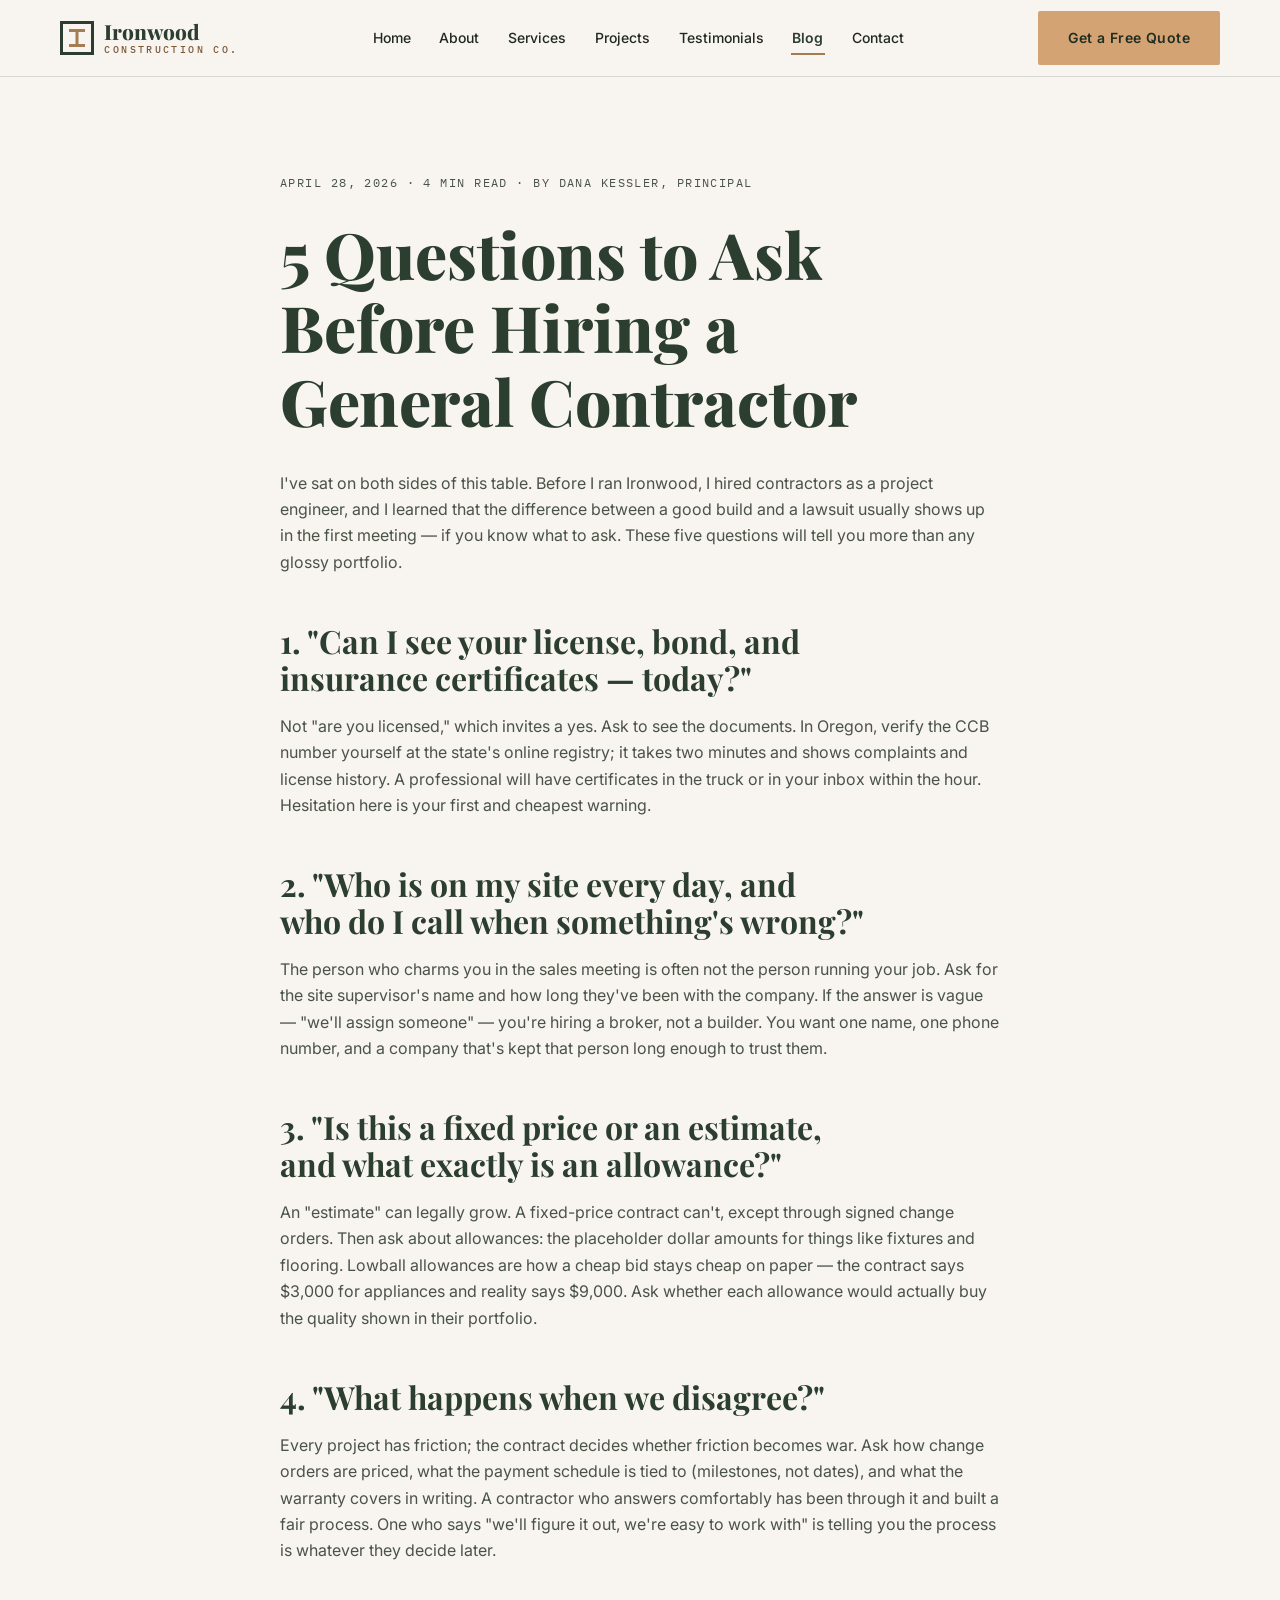
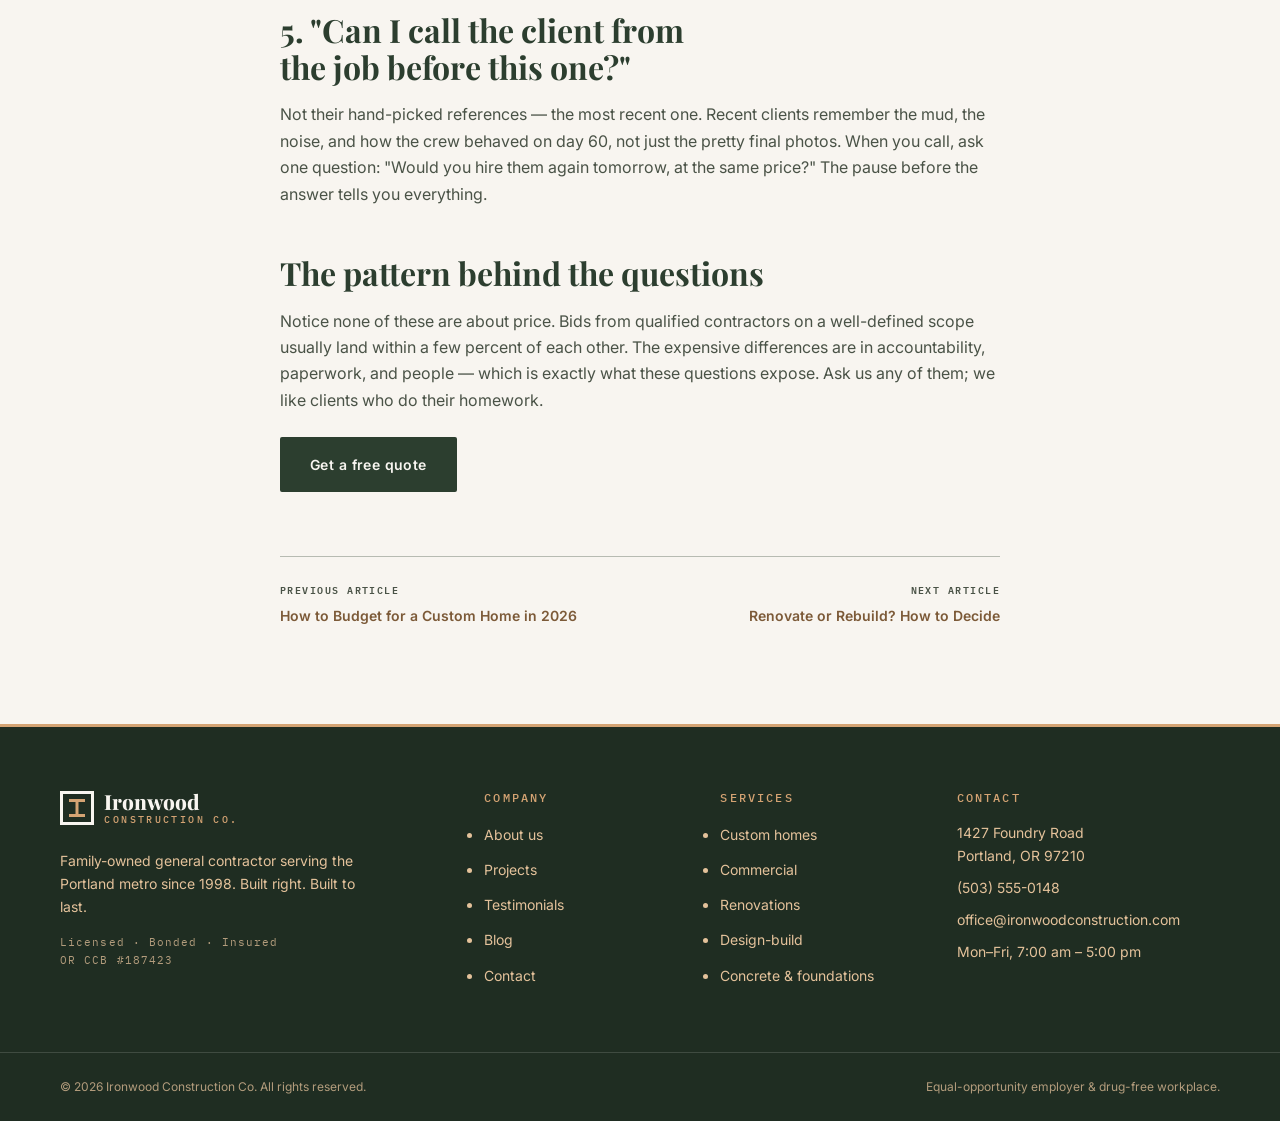
<file: blog-post-hiring.html>
<!DOCTYPE html>
<html lang="en" class="no-js">
<head>
  <meta charset="UTF-8">
  <meta name="viewport" content="width=device-width, initial-scale=1">
  <title>5 Questions to Ask Before Hiring a General Contractor — Ironwood Construction Co.</title>
  <meta name="description" content="Five questions that separate professional contractors from expensive problems — and the answers that should end the meeting. From the Ironwood Construction blog.">
  <link rel="icon" href="data:image/svg+xml,%3Csvg xmlns='http://www.w3.org/2000/svg' viewBox='0 0 32 32'%3E%3Crect width='32' height='32' fill='%232C3E2F'/%3E%3Cpath d='M8 8h16M8 24h16M16 8v16' stroke='%23D4A373' stroke-width='3'/%3E%3C/svg%3E">
  <link rel="preconnect" href="https://fonts.googleapis.com">
  <link rel="preconnect" href="https://fonts.gstatic.com" crossorigin>
  <link href="https://fonts.googleapis.com/css2?family=Playfair+Display:ital,wght@0,700;0,800;1,700&family=Inter:wght@400;500;600&family=IBM+Plex+Mono:wght@500&display=swap" rel="stylesheet">
  <link rel="stylesheet" href="css/style.css">
  <script src="js/main.js" defer></script>
</head>
<body>
  <a class="skip-link" href="#main">Skip to main content</a>

  <header class="site-header">
    <div class="container site-header__inner">
      <a class="logo" href="index.html" aria-label="Ironwood Construction Co. — home">
        <svg class="logo__mark" width="34" height="34" viewBox="0 0 34 34" aria-hidden="true" focusable="false">
          <rect x="1.5" y="1.5" width="31" height="31" fill="none" stroke="currentColor" stroke-width="3"/>
          <path d="M9 9.5h16M9 24.5h16M17 9.5v15" fill="none" stroke="#A67C52" stroke-width="3"/>
        </svg>
        <span class="logo__name">Ironwood<span class="logo__sub">Construction Co.</span></span>
      </a>

      <nav class="site-nav" id="site-nav" aria-label="Main">
        <ul class="site-nav__list">
          <li><a class="site-nav__link" href="index.html">Home</a></li>
          <li><a class="site-nav__link" href="about.html">About</a></li>
          <li><a class="site-nav__link" href="services.html">Services</a></li>
          <li><a class="site-nav__link" href="projects.html">Projects</a></li>
          <li><a class="site-nav__link" href="testimonials.html">Testimonials</a></li>
          <li><a class="site-nav__link" href="blog.html" aria-current="page">Blog</a></li>
          <li><a class="site-nav__link" href="contact.html">Contact</a></li>
          <li class="site-nav__cta-item"><a class="btn btn--sand" href="contact.html#quote">Get a Free Quote</a></li>
        </ul>
      </nav>

      <a class="btn btn--sand header-cta" href="contact.html#quote">Get a Free Quote</a>

      <button class="nav-toggle" type="button" aria-expanded="false" aria-controls="site-nav" aria-label="Open menu">
        <span class="nav-toggle__bar"></span>
        <span class="nav-toggle__bar"></span>
        <span class="nav-toggle__bar"></span>
      </button>
    </div>
  </header>
  <div class="nav-overlay" aria-hidden="true"></div>

  <main id="main">
    <div class="section">
      <div class="container">
        <article class="article">
          <p class="article__meta">
            <time datetime="2026-04-28">April 28, 2026</time> · 4 min read · By Dana Kessler, Principal
          </p>
          <h1>5 Questions to Ask Before Hiring a General Contractor</h1>

          <p>I've sat on both sides of this table. Before I ran Ironwood, I hired contractors as a project engineer, and I learned that the difference between a good build and a lawsuit usually shows up in the first meeting — if you know what to ask. These five questions will tell you more than any glossy portfolio.</p>

          <h2>1. "Can I see your license, bond, and insurance certificates — today?"</h2>
          <p>Not "are you licensed," which invites a yes. Ask to see the documents. In Oregon, verify the CCB number yourself at the state's online registry; it takes two minutes and shows complaints and license history. A professional will have certificates in the truck or in your inbox within the hour. Hesitation here is your first and cheapest warning.</p>

          <h2>2. "Who is on my site every day, and who do I call when something's wrong?"</h2>
          <p>The person who charms you in the sales meeting is often not the person running your job. Ask for the site supervisor's name and how long they've been with the company. If the answer is vague — "we'll assign someone" — you're hiring a broker, not a builder. You want one name, one phone number, and a company that's kept that person long enough to trust them.</p>

          <h2>3. "Is this a fixed price or an estimate, and what exactly is an allowance?"</h2>
          <p>An "estimate" can legally grow. A fixed-price contract can't, except through signed change orders. Then ask about allowances: the placeholder dollar amounts for things like fixtures and flooring. Lowball allowances are how a cheap bid stays cheap on paper — the contract says $3,000 for appliances and reality says $9,000. Ask whether each allowance would actually buy the quality shown in their portfolio.</p>

          <h2>4. "What happens when we disagree?"</h2>
          <p>Every project has friction; the contract decides whether friction becomes war. Ask how change orders are priced, what the payment schedule is tied to (milestones, not dates), and what the warranty covers in writing. A contractor who answers comfortably has been through it and built a fair process. One who says "we'll figure it out, we're easy to work with" is telling you the process is whatever they decide later.</p>

          <h2>5. "Can I call the client from the job before this one?"</h2>
          <p>Not their hand-picked references — the most recent one. Recent clients remember the mud, the noise, and how the crew behaved on day 60, not just the pretty final photos. When you call, ask one question: "Would you hire them again tomorrow, at the same price?" The pause before the answer tells you everything.</p>

          <h2>The pattern behind the questions</h2>
          <p>Notice none of these are about price. Bids from qualified contractors on a well-defined scope usually land within a few percent of each other. The expensive differences are in accountability, paperwork, and people — which is exactly what these questions expose. Ask us any of them; we like clients who do their homework.</p>

          <p><a class="btn btn--solid" href="contact.html#quote">Get a free quote</a></p>
        </article>

        <nav class="article-nav" aria-label="More articles">
          <p><a href="blog-post-budgeting.html"><span>Previous article</span>How to Budget for a Custom Home in 2026</a></p>
          <p class="next"><a href="blog-post-renovate-rebuild.html"><span>Next article</span>Renovate or Rebuild? How to Decide</a></p>
        </nav>
      </div>
    </div>
  </main>

  <footer class="site-footer">
    <div class="container site-footer__grid">
      <div>
        <a class="logo" href="index.html" aria-label="Ironwood Construction Co. — home">
          <svg class="logo__mark" width="34" height="34" viewBox="0 0 34 34" aria-hidden="true" focusable="false">
            <rect x="1.5" y="1.5" width="31" height="31" fill="none" stroke="currentColor" stroke-width="3"/>
            <path d="M9 9.5h16M9 24.5h16M17 9.5v15" fill="none" stroke="#D4A373" stroke-width="3"/>
          </svg>
          <span class="logo__name">Ironwood<span class="logo__sub">Construction Co.</span></span>
        </a>
        <p class="site-footer__about">Family-owned general contractor serving the Portland metro since 1998. Built right. Built to last.</p>
        <p class="site-footer__license">Licensed · Bonded · Insured<br>OR CCB #187423</p>
      </div>
      <nav aria-label="Footer">
        <h2>Company</h2>
        <ul>
          <li><a href="about.html">About us</a></li>
          <li><a href="projects.html">Projects</a></li>
          <li><a href="testimonials.html">Testimonials</a></li>
          <li><a href="blog.html">Blog</a></li>
          <li><a href="contact.html">Contact</a></li>
        </ul>
      </nav>
      <nav aria-label="Services">
        <h2>Services</h2>
        <ul>
          <li><a href="services.html#custom-homes">Custom homes</a></li>
          <li><a href="services.html#commercial">Commercial</a></li>
          <li><a href="services.html#renovations">Renovations</a></li>
          <li><a href="services.html#design-build">Design-build</a></li>
          <li><a href="services.html#concrete">Concrete &amp; foundations</a></li>
        </ul>
      </nav>
      <div>
        <h2>Contact</h2>
        <address>
          <span>1427 Foundry Road<br>Portland, OR 97210</span>
          <a href="tel:+15035550148">(503) 555-0148</a>
          <a href="mailto:office@ironwoodconstruction.com">office@ironwoodconstruction.com</a>
          <span>Mon–Fri, 7:00 am – 5:00 pm</span>
        </address>
      </div>
    </div>
    <div class="site-footer__bar">
      <div class="container">
        <p>© <span id="footer-year">2026</span> Ironwood Construction Co. All rights reserved.</p>
        <p>Equal-opportunity employer &amp; drug-free workplace.</p>
      </div>
    </div>
  </footer>
</body>
</html>
</file>
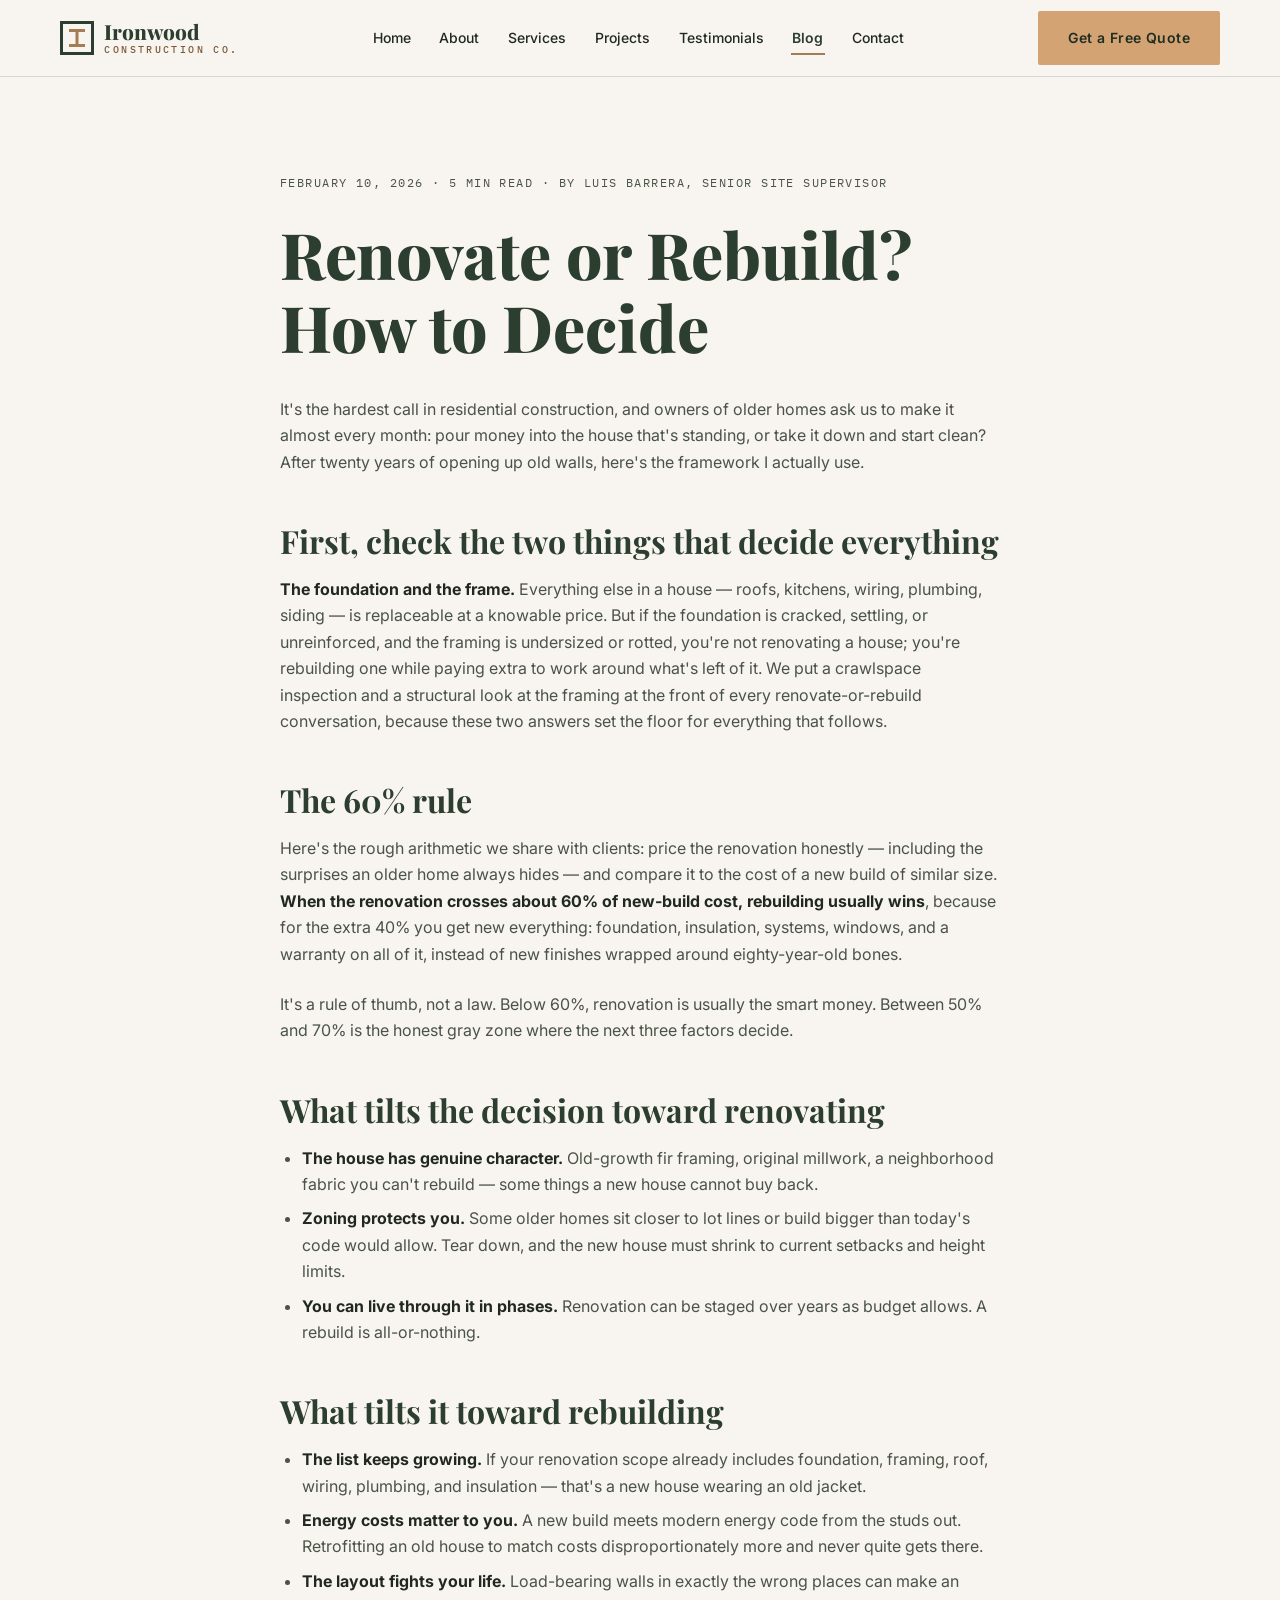
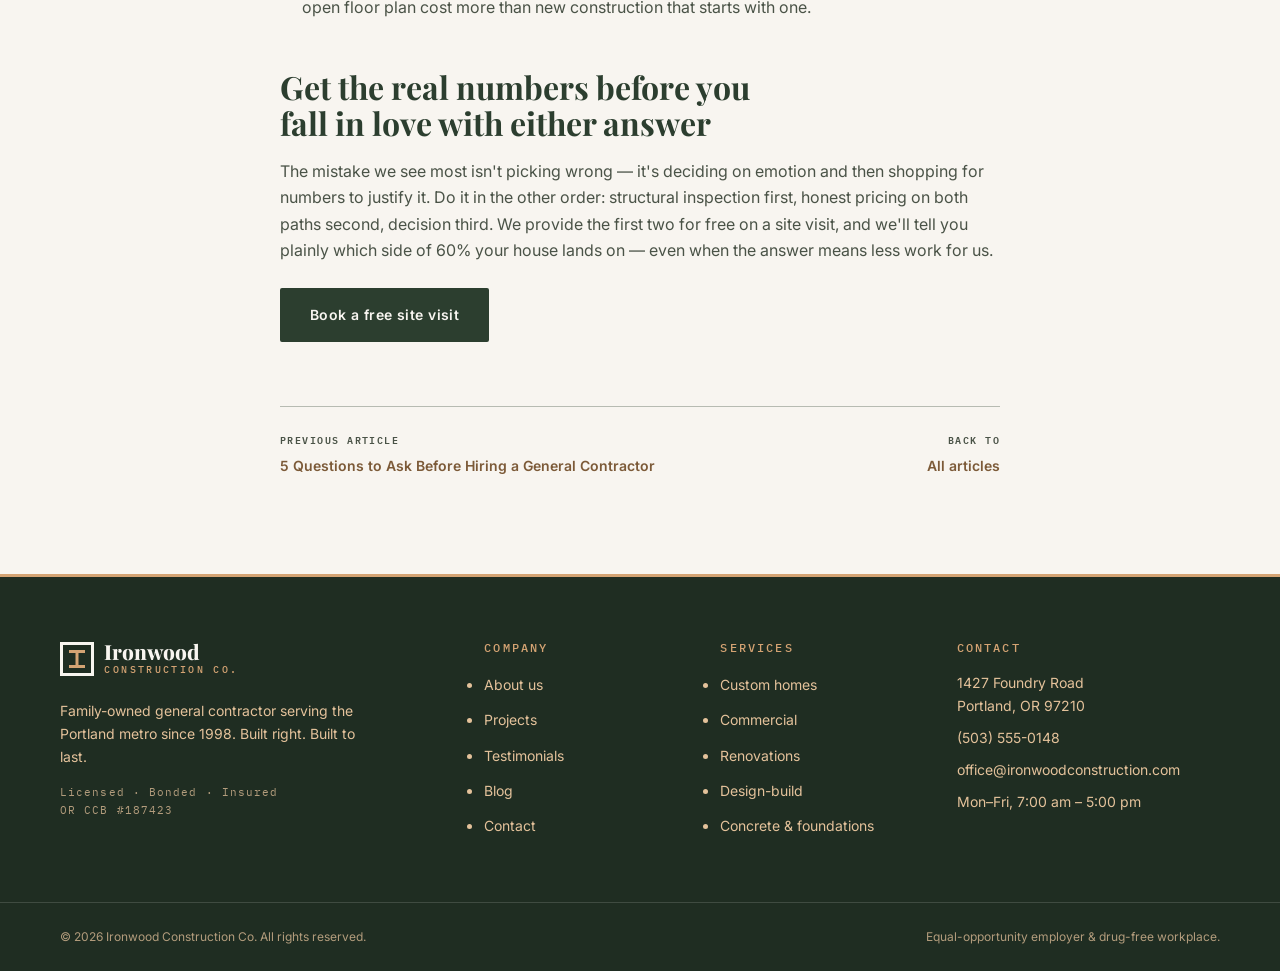
<file: blog-post-renovate-rebuild.html>
<!DOCTYPE html>
<html lang="en" class="no-js">
<head>
  <meta charset="UTF-8">
  <meta name="viewport" content="width=device-width, initial-scale=1">
  <title>Renovate or Rebuild? How to Decide — Ironwood Construction Co.</title>
  <meta name="description" content="Foundation, framing, and the 60% rule: a builder's framework for deciding whether to renovate an older home or tear down and rebuild.">
  <link rel="icon" href="data:image/svg+xml,%3Csvg xmlns='http://www.w3.org/2000/svg' viewBox='0 0 32 32'%3E%3Crect width='32' height='32' fill='%232C3E2F'/%3E%3Cpath d='M8 8h16M8 24h16M16 8v16' stroke='%23D4A373' stroke-width='3'/%3E%3C/svg%3E">
  <link rel="preconnect" href="https://fonts.googleapis.com">
  <link rel="preconnect" href="https://fonts.gstatic.com" crossorigin>
  <link href="https://fonts.googleapis.com/css2?family=Playfair+Display:ital,wght@0,700;0,800;1,700&family=Inter:wght@400;500;600&family=IBM+Plex+Mono:wght@500&display=swap" rel="stylesheet">
  <link rel="stylesheet" href="css/style.css">
  <script src="js/main.js" defer></script>
</head>
<body>
  <a class="skip-link" href="#main">Skip to main content</a>

  <header class="site-header">
    <div class="container site-header__inner">
      <a class="logo" href="index.html" aria-label="Ironwood Construction Co. — home">
        <svg class="logo__mark" width="34" height="34" viewBox="0 0 34 34" aria-hidden="true" focusable="false">
          <rect x="1.5" y="1.5" width="31" height="31" fill="none" stroke="currentColor" stroke-width="3"/>
          <path d="M9 9.5h16M9 24.5h16M17 9.5v15" fill="none" stroke="#A67C52" stroke-width="3"/>
        </svg>
        <span class="logo__name">Ironwood<span class="logo__sub">Construction Co.</span></span>
      </a>

      <nav class="site-nav" id="site-nav" aria-label="Main">
        <ul class="site-nav__list">
          <li><a class="site-nav__link" href="index.html">Home</a></li>
          <li><a class="site-nav__link" href="about.html">About</a></li>
          <li><a class="site-nav__link" href="services.html">Services</a></li>
          <li><a class="site-nav__link" href="projects.html">Projects</a></li>
          <li><a class="site-nav__link" href="testimonials.html">Testimonials</a></li>
          <li><a class="site-nav__link" href="blog.html" aria-current="page">Blog</a></li>
          <li><a class="site-nav__link" href="contact.html">Contact</a></li>
          <li class="site-nav__cta-item"><a class="btn btn--sand" href="contact.html#quote">Get a Free Quote</a></li>
        </ul>
      </nav>

      <a class="btn btn--sand header-cta" href="contact.html#quote">Get a Free Quote</a>

      <button class="nav-toggle" type="button" aria-expanded="false" aria-controls="site-nav" aria-label="Open menu">
        <span class="nav-toggle__bar"></span>
        <span class="nav-toggle__bar"></span>
        <span class="nav-toggle__bar"></span>
      </button>
    </div>
  </header>
  <div class="nav-overlay" aria-hidden="true"></div>

  <main id="main">
    <div class="section">
      <div class="container">
        <article class="article">
          <p class="article__meta">
            <time datetime="2026-02-10">February 10, 2026</time> · 5 min read · By Luis Barrera, Senior Site Supervisor
          </p>
          <h1>Renovate or Rebuild? How to Decide</h1>

          <p>It's the hardest call in residential construction, and owners of older homes ask us to make it almost every month: pour money into the house that's standing, or take it down and start clean? After twenty years of opening up old walls, here's the framework I actually use.</p>

          <h2>First, check the two things that decide everything</h2>
          <p><strong>The foundation and the frame.</strong> Everything else in a house — roofs, kitchens, wiring, plumbing, siding — is replaceable at a knowable price. But if the foundation is cracked, settling, or unreinforced, and the framing is undersized or rotted, you're not renovating a house; you're rebuilding one while paying extra to work around what's left of it. We put a crawlspace inspection and a structural look at the framing at the front of every renovate-or-rebuild conversation, because these two answers set the floor for everything that follows.</p>

          <h2>The 60% rule</h2>
          <p>Here's the rough arithmetic we share with clients: price the renovation honestly — including the surprises an older home always hides — and compare it to the cost of a new build of similar size. <strong>When the renovation crosses about 60% of new-build cost, rebuilding usually wins</strong>, because for the extra 40% you get new everything: foundation, insulation, systems, windows, and a warranty on all of it, instead of new finishes wrapped around eighty-year-old bones.</p>
          <p>It's a rule of thumb, not a law. Below 60%, renovation is usually the smart money. Between 50% and 70% is the honest gray zone where the next three factors decide.</p>

          <h2>What tilts the decision toward renovating</h2>
          <ul>
            <li><strong>The house has genuine character.</strong> Old-growth fir framing, original millwork, a neighborhood fabric you can't rebuild — some things a new house cannot buy back.</li>
            <li><strong>Zoning protects you.</strong> Some older homes sit closer to lot lines or build bigger than today's code would allow. Tear down, and the new house must shrink to current setbacks and height limits.</li>
            <li><strong>You can live through it in phases.</strong> Renovation can be staged over years as budget allows. A rebuild is all-or-nothing.</li>
          </ul>

          <h2>What tilts it toward rebuilding</h2>
          <ul>
            <li><strong>The list keeps growing.</strong> If your renovation scope already includes foundation, framing, roof, wiring, plumbing, and insulation — that's a new house wearing an old jacket.</li>
            <li><strong>Energy costs matter to you.</strong> A new build meets modern energy code from the studs out. Retrofitting an old house to match costs disproportionately more and never quite gets there.</li>
            <li><strong>The layout fights your life.</strong> Load-bearing walls in exactly the wrong places can make an open floor plan cost more than new construction that starts with one.</li>
          </ul>

          <h2>Get the real numbers before you fall in love with either answer</h2>
          <p>The mistake we see most isn't picking wrong — it's deciding on emotion and then shopping for numbers to justify it. Do it in the other order: structural inspection first, honest pricing on both paths second, decision third. We provide the first two for free on a site visit, and we'll tell you plainly which side of 60% your house lands on — even when the answer means less work for us.</p>

          <p><a class="btn btn--solid" href="contact.html#quote">Book a free site visit</a></p>
        </article>

        <nav class="article-nav" aria-label="More articles">
          <p><a href="blog-post-hiring.html"><span>Previous article</span>5 Questions to Ask Before Hiring a General Contractor</a></p>
          <p class="next"><a href="blog.html"><span>Back to</span>All articles</a></p>
        </nav>
      </div>
    </div>
  </main>

  <footer class="site-footer">
    <div class="container site-footer__grid">
      <div>
        <a class="logo" href="index.html" aria-label="Ironwood Construction Co. — home">
          <svg class="logo__mark" width="34" height="34" viewBox="0 0 34 34" aria-hidden="true" focusable="false">
            <rect x="1.5" y="1.5" width="31" height="31" fill="none" stroke="currentColor" stroke-width="3"/>
            <path d="M9 9.5h16M9 24.5h16M17 9.5v15" fill="none" stroke="#D4A373" stroke-width="3"/>
          </svg>
          <span class="logo__name">Ironwood<span class="logo__sub">Construction Co.</span></span>
        </a>
        <p class="site-footer__about">Family-owned general contractor serving the Portland metro since 1998. Built right. Built to last.</p>
        <p class="site-footer__license">Licensed · Bonded · Insured<br>OR CCB #187423</p>
      </div>
      <nav aria-label="Footer">
        <h2>Company</h2>
        <ul>
          <li><a href="about.html">About us</a></li>
          <li><a href="projects.html">Projects</a></li>
          <li><a href="testimonials.html">Testimonials</a></li>
          <li><a href="blog.html">Blog</a></li>
          <li><a href="contact.html">Contact</a></li>
        </ul>
      </nav>
      <nav aria-label="Services">
        <h2>Services</h2>
        <ul>
          <li><a href="services.html#custom-homes">Custom homes</a></li>
          <li><a href="services.html#commercial">Commercial</a></li>
          <li><a href="services.html#renovations">Renovations</a></li>
          <li><a href="services.html#design-build">Design-build</a></li>
          <li><a href="services.html#concrete">Concrete &amp; foundations</a></li>
        </ul>
      </nav>
      <div>
        <h2>Contact</h2>
        <address>
          <span>1427 Foundry Road<br>Portland, OR 97210</span>
          <a href="tel:+15035550148">(503) 555-0148</a>
          <a href="mailto:office@ironwoodconstruction.com">office@ironwoodconstruction.com</a>
          <span>Mon–Fri, 7:00 am – 5:00 pm</span>
        </address>
      </div>
    </div>
    <div class="site-footer__bar">
      <div class="container">
        <p>© <span id="footer-year">2026</span> Ironwood Construction Co. All rights reserved.</p>
        <p>Equal-opportunity employer &amp; drug-free workplace.</p>
      </div>
    </div>
  </footer>
</body>
</html>
</file>
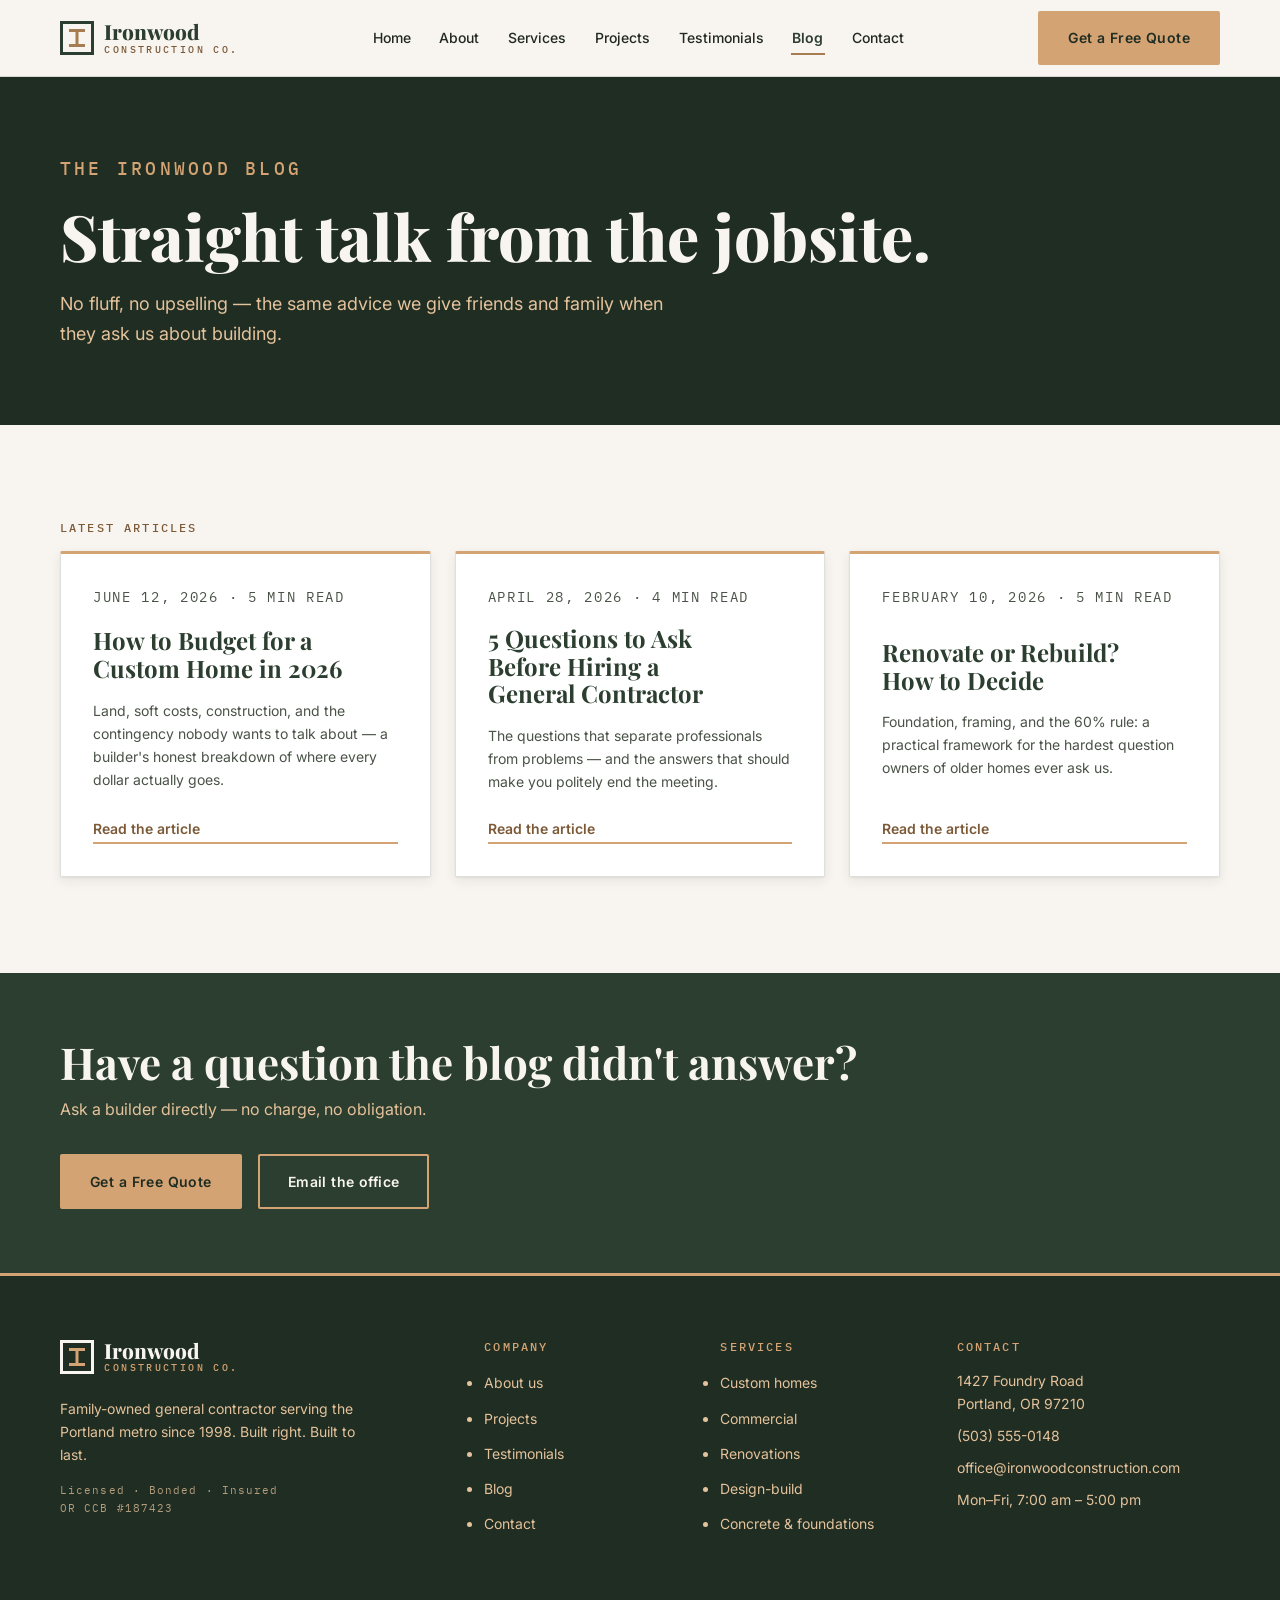
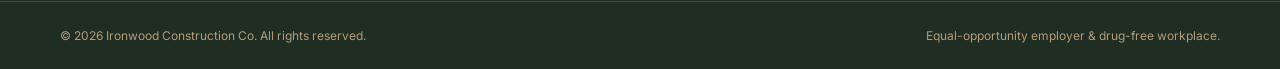
<file: blog.html>
<!DOCTYPE html>
<html lang="en" class="no-js">
<head>
  <meta charset="UTF-8">
  <meta name="viewport" content="width=device-width, initial-scale=1">
  <title>Blog — Ironwood Construction Co.</title>
  <meta name="description" content="Straight talk on building from the Ironwood crew: budgeting a custom home, hiring a contractor, and deciding between renovation and rebuild.">
  <link rel="icon" href="data:image/svg+xml,%3Csvg xmlns='http://www.w3.org/2000/svg' viewBox='0 0 32 32'%3E%3Crect width='32' height='32' fill='%232C3E2F'/%3E%3Cpath d='M8 8h16M8 24h16M16 8v16' stroke='%23D4A373' stroke-width='3'/%3E%3C/svg%3E">
  <link rel="preconnect" href="https://fonts.googleapis.com">
  <link rel="preconnect" href="https://fonts.gstatic.com" crossorigin>
  <link href="https://fonts.googleapis.com/css2?family=Playfair+Display:ital,wght@0,700;0,800;1,700&family=Inter:wght@400;500;600&family=IBM+Plex+Mono:wght@500&display=swap" rel="stylesheet">
  <link rel="stylesheet" href="css/style.css">
  <script src="js/main.js" defer></script>
</head>
<body>
  <a class="skip-link" href="#main">Skip to main content</a>

  <header class="site-header">
    <div class="container site-header__inner">
      <a class="logo" href="index.html" aria-label="Ironwood Construction Co. — home">
        <svg class="logo__mark" width="34" height="34" viewBox="0 0 34 34" aria-hidden="true" focusable="false">
          <rect x="1.5" y="1.5" width="31" height="31" fill="none" stroke="currentColor" stroke-width="3"/>
          <path d="M9 9.5h16M9 24.5h16M17 9.5v15" fill="none" stroke="#A67C52" stroke-width="3"/>
        </svg>
        <span class="logo__name">Ironwood<span class="logo__sub">Construction Co.</span></span>
      </a>

      <nav class="site-nav" id="site-nav" aria-label="Main">
        <ul class="site-nav__list">
          <li><a class="site-nav__link" href="index.html">Home</a></li>
          <li><a class="site-nav__link" href="about.html">About</a></li>
          <li><a class="site-nav__link" href="services.html">Services</a></li>
          <li><a class="site-nav__link" href="projects.html">Projects</a></li>
          <li><a class="site-nav__link" href="testimonials.html">Testimonials</a></li>
          <li><a class="site-nav__link" href="blog.html" aria-current="page">Blog</a></li>
          <li><a class="site-nav__link" href="contact.html">Contact</a></li>
          <li class="site-nav__cta-item"><a class="btn btn--sand" href="contact.html#quote">Get a Free Quote</a></li>
        </ul>
      </nav>

      <a class="btn btn--sand header-cta" href="contact.html#quote">Get a Free Quote</a>

      <button class="nav-toggle" type="button" aria-expanded="false" aria-controls="site-nav" aria-label="Open menu">
        <span class="nav-toggle__bar"></span>
        <span class="nav-toggle__bar"></span>
        <span class="nav-toggle__bar"></span>
      </button>
    </div>
  </header>
  <div class="nav-overlay" aria-hidden="true"></div>

  <main id="main">

    <div class="page-header">
      <div class="container">
        <p class="eyebrow">The Ironwood blog</p>
        <h1>Straight talk from the jobsite.</h1>
        <p>No fluff, no upselling — the same advice we give friends and family when they ask us about building.</p>
      </div>
    </div>

    <section class="section" aria-labelledby="posts-heading">
      <div class="container">
        <h2 id="posts-heading" class="eyebrow" style="display:block;">Latest articles</h2>
        <div class="card-grid">

          <article class="post-card reveal">
            <p class="post-card__meta"><time datetime="2026-06-12">June 12, 2026</time> · 5 min read</p>
            <h2><a href="blog-post-budgeting.html">How to Budget for a Custom Home in 2026</a></h2>
            <p>Land, soft costs, construction, and the contingency nobody wants to talk about — a builder's honest breakdown of where every dollar actually goes.</p>
            <a class="card__link" href="blog-post-budgeting.html">Read the article<span class="sr-only"> — How to Budget for a Custom Home in 2026</span></a>
          </article>

          <article class="post-card reveal">
            <p class="post-card__meta"><time datetime="2026-04-28">April 28, 2026</time> · 4 min read</p>
            <h2><a href="blog-post-hiring.html">5 Questions to Ask Before Hiring a General Contractor</a></h2>
            <p>The questions that separate professionals from problems — and the answers that should make you politely end the meeting.</p>
            <a class="card__link" href="blog-post-hiring.html">Read the article<span class="sr-only"> — 5 Questions to Ask Before Hiring a General Contractor</span></a>
          </article>

          <article class="post-card reveal">
            <p class="post-card__meta"><time datetime="2026-02-10">February 10, 2026</time> · 5 min read</p>
            <h2><a href="blog-post-renovate-rebuild.html">Renovate or Rebuild? How to Decide</a></h2>
            <p>Foundation, framing, and the 60% rule: a practical framework for the hardest question owners of older homes ever ask us.</p>
            <a class="card__link" href="blog-post-renovate-rebuild.html">Read the article<span class="sr-only"> — Renovate or Rebuild? How to Decide</span></a>
          </article>

        </div>
      </div>
    </section>

    <section class="cta-band" aria-labelledby="cta-heading">
      <div class="container cta-band__inner">
        <div>
          <h2 id="cta-heading">Have a question the blog didn't answer?</h2>
          <p>Ask a builder directly — no charge, no obligation.</p>
        </div>
        <div class="cta-band__actions">
          <a class="btn btn--sand" href="contact.html#quote">Get a Free Quote</a>
          <a class="btn btn--outline-light" href="mailto:office@ironwoodconstruction.com">Email the office</a>
        </div>
      </div>
    </section>

  </main>

  <footer class="site-footer">
    <div class="container site-footer__grid">
      <div>
        <a class="logo" href="index.html" aria-label="Ironwood Construction Co. — home">
          <svg class="logo__mark" width="34" height="34" viewBox="0 0 34 34" aria-hidden="true" focusable="false">
            <rect x="1.5" y="1.5" width="31" height="31" fill="none" stroke="currentColor" stroke-width="3"/>
            <path d="M9 9.5h16M9 24.5h16M17 9.5v15" fill="none" stroke="#D4A373" stroke-width="3"/>
          </svg>
          <span class="logo__name">Ironwood<span class="logo__sub">Construction Co.</span></span>
        </a>
        <p class="site-footer__about">Family-owned general contractor serving the Portland metro since 1998. Built right. Built to last.</p>
        <p class="site-footer__license">Licensed · Bonded · Insured<br>OR CCB #187423</p>
      </div>
      <nav aria-label="Footer">
        <h2>Company</h2>
        <ul>
          <li><a href="about.html">About us</a></li>
          <li><a href="projects.html">Projects</a></li>
          <li><a href="testimonials.html">Testimonials</a></li>
          <li><a href="blog.html">Blog</a></li>
          <li><a href="contact.html">Contact</a></li>
        </ul>
      </nav>
      <nav aria-label="Services">
        <h2>Services</h2>
        <ul>
          <li><a href="services.html#custom-homes">Custom homes</a></li>
          <li><a href="services.html#commercial">Commercial</a></li>
          <li><a href="services.html#renovations">Renovations</a></li>
          <li><a href="services.html#design-build">Design-build</a></li>
          <li><a href="services.html#concrete">Concrete &amp; foundations</a></li>
        </ul>
      </nav>
      <div>
        <h2>Contact</h2>
        <address>
          <span>1427 Foundry Road<br>Portland, OR 97210</span>
          <a href="tel:+15035550148">(503) 555-0148</a>
          <a href="mailto:office@ironwoodconstruction.com">office@ironwoodconstruction.com</a>
          <span>Mon–Fri, 7:00 am – 5:00 pm</span>
        </address>
      </div>
    </div>
    <div class="site-footer__bar">
      <div class="container">
        <p>© <span id="footer-year">2026</span> Ironwood Construction Co. All rights reserved.</p>
        <p>Equal-opportunity employer &amp; drug-free workplace.</p>
      </div>
    </div>
  </footer>
</body>
</html>
</file>
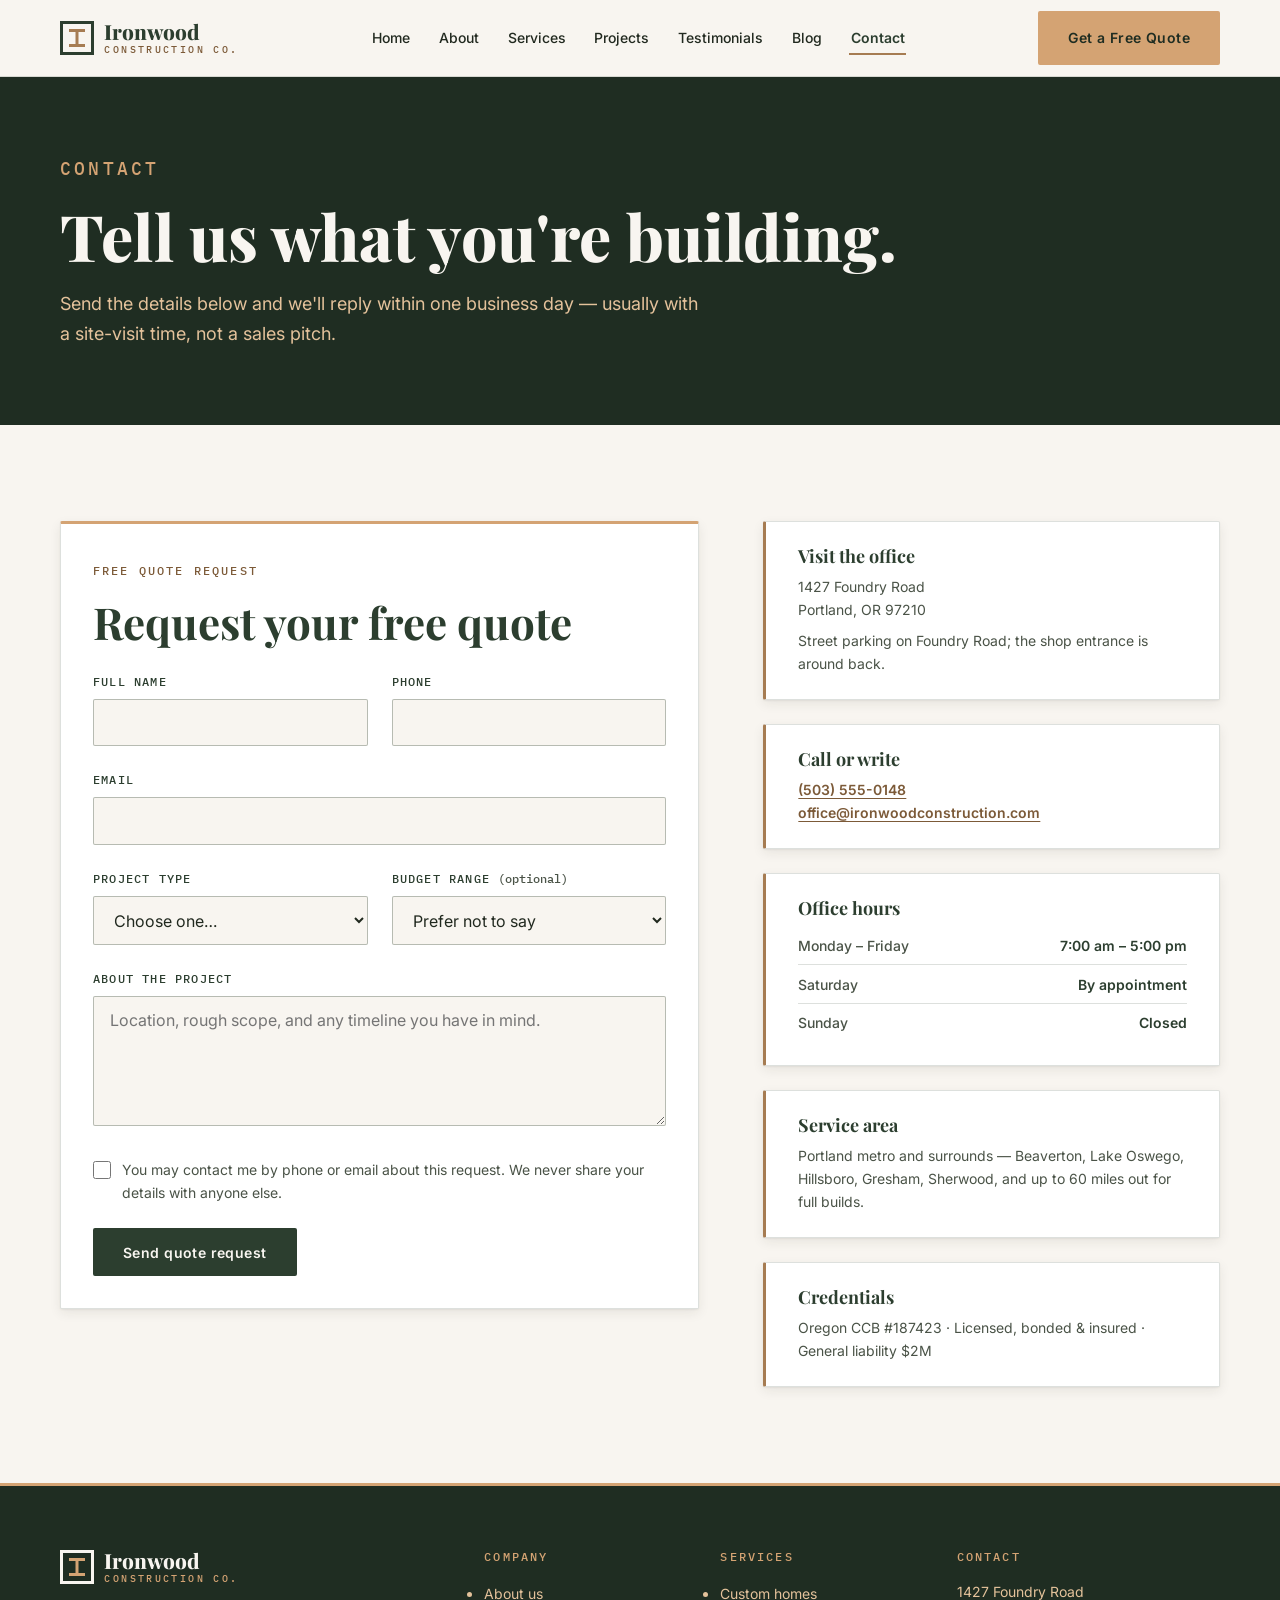
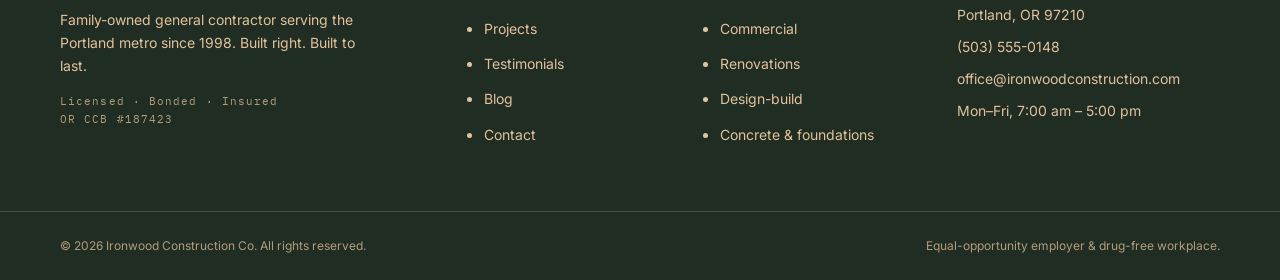
<file: contact.html>
<!DOCTYPE html>
<html lang="en" class="no-js">
<head>
  <meta charset="UTF-8">
  <meta name="viewport" content="width=device-width, initial-scale=1">
  <title>Contact &amp; Free Quote — Ironwood Construction Co.</title>
  <meta name="description" content="Request a free construction quote from Ironwood Construction Co. in Portland, OR. Call (503) 555-0148 or send project details — we reply within one business day.">
  <link rel="icon" href="data:image/svg+xml,%3Csvg xmlns='http://www.w3.org/2000/svg' viewBox='0 0 32 32'%3E%3Crect width='32' height='32' fill='%232C3E2F'/%3E%3Cpath d='M8 8h16M8 24h16M16 8v16' stroke='%23D4A373' stroke-width='3'/%3E%3C/svg%3E">
  <link rel="preconnect" href="https://fonts.googleapis.com">
  <link rel="preconnect" href="https://fonts.gstatic.com" crossorigin>
  <link href="https://fonts.googleapis.com/css2?family=Playfair+Display:ital,wght@0,700;0,800;1,700&family=Inter:wght@400;500;600&family=IBM+Plex+Mono:wght@500&display=swap" rel="stylesheet">
  <link rel="stylesheet" href="css/style.css">
  <script src="js/main.js" defer></script>
</head>
<body>
  <a class="skip-link" href="#main">Skip to main content</a>

  <header class="site-header">
    <div class="container site-header__inner">
      <a class="logo" href="index.html" aria-label="Ironwood Construction Co. — home">
        <svg class="logo__mark" width="34" height="34" viewBox="0 0 34 34" aria-hidden="true" focusable="false">
          <rect x="1.5" y="1.5" width="31" height="31" fill="none" stroke="currentColor" stroke-width="3"/>
          <path d="M9 9.5h16M9 24.5h16M17 9.5v15" fill="none" stroke="#A67C52" stroke-width="3"/>
        </svg>
        <span class="logo__name">Ironwood<span class="logo__sub">Construction Co.</span></span>
      </a>

      <nav class="site-nav" id="site-nav" aria-label="Main">
        <ul class="site-nav__list">
          <li><a class="site-nav__link" href="index.html">Home</a></li>
          <li><a class="site-nav__link" href="about.html">About</a></li>
          <li><a class="site-nav__link" href="services.html">Services</a></li>
          <li><a class="site-nav__link" href="projects.html">Projects</a></li>
          <li><a class="site-nav__link" href="testimonials.html">Testimonials</a></li>
          <li><a class="site-nav__link" href="blog.html">Blog</a></li>
          <li><a class="site-nav__link" href="contact.html" aria-current="page">Contact</a></li>
          <li class="site-nav__cta-item"><a class="btn btn--sand" href="contact.html#quote">Get a Free Quote</a></li>
        </ul>
      </nav>

      <a class="btn btn--sand header-cta" href="contact.html#quote">Get a Free Quote</a>

      <button class="nav-toggle" type="button" aria-expanded="false" aria-controls="site-nav" aria-label="Open menu">
        <span class="nav-toggle__bar"></span>
        <span class="nav-toggle__bar"></span>
        <span class="nav-toggle__bar"></span>
      </button>
    </div>
  </header>
  <div class="nav-overlay" aria-hidden="true"></div>

  <main id="main">

    <div class="page-header">
      <div class="container">
        <p class="eyebrow">Contact</p>
        <h1>Tell us what you're building.</h1>
        <p>Send the details below and we'll reply within one business day — usually with a site-visit time, not a sales pitch.</p>
      </div>
    </div>

    <section class="section" aria-labelledby="quote-heading">
      <div class="container contact-grid">

        <form id="quote-form" class="quote-form" action="https://formspree.io/f/YOUR_FORM_ID" method="POST" novalidate aria-labelledby="quote-heading">
          <p class="eyebrow" id="quote">Free quote request</p>
          <h2 id="quote-heading" style="margin-bottom: 1.5rem;">Request your free quote</h2>

          <div class="form-row">
            <div class="form-field">
              <label for="name">Full name</label>
              <input type="text" id="name" name="name" autocomplete="name" required>
              <p class="field-error" id="name-error" role="alert"></p>
            </div>
            <div class="form-field">
              <label for="phone">Phone</label>
              <input type="tel" id="phone" name="phone" autocomplete="tel" inputmode="tel" required>
              <p class="field-error" id="phone-error" role="alert"></p>
            </div>
          </div>

          <div class="form-field">
            <label for="email">Email</label>
            <input type="email" id="email" name="email" autocomplete="email" required>
            <p class="field-error" id="email-error" role="alert"></p>
          </div>

          <div class="form-row">
            <div class="form-field">
              <label for="project-type">Project type</label>
              <select id="project-type" name="project-type" required>
                <option value="">Choose one…</option>
                <option value="custom-home">Custom home</option>
                <option value="commercial">Commercial construction</option>
                <option value="renovation">Renovation or addition</option>
                <option value="design-build">Design-build</option>
                <option value="concrete">Concrete &amp; foundations</option>
                <option value="management">Project management</option>
                <option value="other">Something else</option>
              </select>
              <p class="field-error" id="project-type-error" role="alert"></p>
            </div>
            <div class="form-field">
              <label for="budget">Budget range <span style="text-transform:none; letter-spacing:0; color:var(--ink-soft);">(optional)</span></label>
              <select id="budget" name="budget">
                <option value="">Prefer not to say</option>
                <option value="under-50k">Under $50k</option>
                <option value="50-150k">$50k – $150k</option>
                <option value="150-500k">$150k – $500k</option>
                <option value="500k-1m">$500k – $1M</option>
                <option value="over-1m">Over $1M</option>
              </select>
            </div>
          </div>

          <div class="form-field">
            <label for="message">About the project</label>
            <textarea id="message" name="message" rows="5" required placeholder="Location, rough scope, and any timeline you have in mind."></textarea>
            <p class="field-error" id="message-error" role="alert"></p>
          </div>

          <div class="form-consent">
            <input type="checkbox" id="consent" name="consent" required>
            <label for="consent">You may contact me by phone or email about this request. We never share your details with anyone else.</label>
          </div>
          <p class="field-error" id="consent-error" role="alert" style="margin-top:-1rem; margin-bottom:1.5rem;"></p>

          <button class="btn btn--solid" type="submit">Send quote request</button>

          <div class="form-success" id="form-success" role="status" tabindex="-1">
            <h3>Request received — thank you.</h3>
            <p>We'll get back to you within one business day. If it's urgent, call <a href="tel:+15035550148">(503) 555-0148</a> and ask for the estimating desk.</p>
          </div>
        </form>

        <div class="contact-info">
          <div class="info-card">
            <h2>Visit the office</h2>
            <address>
              1427 Foundry Road<br>
              Portland, OR 97210
            </address>
            <p style="margin-top:0.5rem;">Street parking on Foundry Road; the shop entrance is around back.</p>
          </div>
          <div class="info-card">
            <h2>Call or write</h2>
            <p><a href="tel:+15035550148">(503) 555-0148</a><br>
            <a href="mailto:office@ironwoodconstruction.com">office@ironwoodconstruction.com</a></p>
          </div>
          <div class="info-card">
            <h2>Office hours</h2>
            <table class="hours-table">
              <tbody>
                <tr><th scope="row">Monday – Friday</th><td>7:00 am – 5:00 pm</td></tr>
                <tr><th scope="row">Saturday</th><td>By appointment</td></tr>
                <tr><th scope="row">Sunday</th><td>Closed</td></tr>
              </tbody>
            </table>
          </div>
          <div class="info-card">
            <h2>Service area</h2>
            <p>Portland metro and surrounds — Beaverton, Lake Oswego, Hillsboro, Gresham, Sherwood, and up to 60 miles out for full builds.</p>
          </div>
          <div class="info-card">
            <h2>Credentials</h2>
            <p>Oregon CCB #187423 · Licensed, bonded &amp; insured · General liability $2M</p>
          </div>
        </div>

      </div>
    </section>

  </main>

  <footer class="site-footer">
    <div class="container site-footer__grid">
      <div>
        <a class="logo" href="index.html" aria-label="Ironwood Construction Co. — home">
          <svg class="logo__mark" width="34" height="34" viewBox="0 0 34 34" aria-hidden="true" focusable="false">
            <rect x="1.5" y="1.5" width="31" height="31" fill="none" stroke="currentColor" stroke-width="3"/>
            <path d="M9 9.5h16M9 24.5h16M17 9.5v15" fill="none" stroke="#D4A373" stroke-width="3"/>
          </svg>
          <span class="logo__name">Ironwood<span class="logo__sub">Construction Co.</span></span>
        </a>
        <p class="site-footer__about">Family-owned general contractor serving the Portland metro since 1998. Built right. Built to last.</p>
        <p class="site-footer__license">Licensed · Bonded · Insured<br>OR CCB #187423</p>
      </div>
      <nav aria-label="Footer">
        <h2>Company</h2>
        <ul>
          <li><a href="about.html">About us</a></li>
          <li><a href="projects.html">Projects</a></li>
          <li><a href="testimonials.html">Testimonials</a></li>
          <li><a href="blog.html">Blog</a></li>
          <li><a href="contact.html">Contact</a></li>
        </ul>
      </nav>
      <nav aria-label="Services">
        <h2>Services</h2>
        <ul>
          <li><a href="services.html#custom-homes">Custom homes</a></li>
          <li><a href="services.html#commercial">Commercial</a></li>
          <li><a href="services.html#renovations">Renovations</a></li>
          <li><a href="services.html#design-build">Design-build</a></li>
          <li><a href="services.html#concrete">Concrete &amp; foundations</a></li>
        </ul>
      </nav>
      <div>
        <h2>Contact</h2>
        <address>
          <span>1427 Foundry Road<br>Portland, OR 97210</span>
          <a href="tel:+15035550148">(503) 555-0148</a>
          <a href="mailto:office@ironwoodconstruction.com">office@ironwoodconstruction.com</a>
          <span>Mon–Fri, 7:00 am – 5:00 pm</span>
        </address>
      </div>
    </div>
    <div class="site-footer__bar">
      <div class="container">
        <p>© <span id="footer-year">2026</span> Ironwood Construction Co. All rights reserved.</p>
        <p>Equal-opportunity employer &amp; drug-free workplace.</p>
      </div>
    </div>
  </footer>
</body>
</html>
</file>
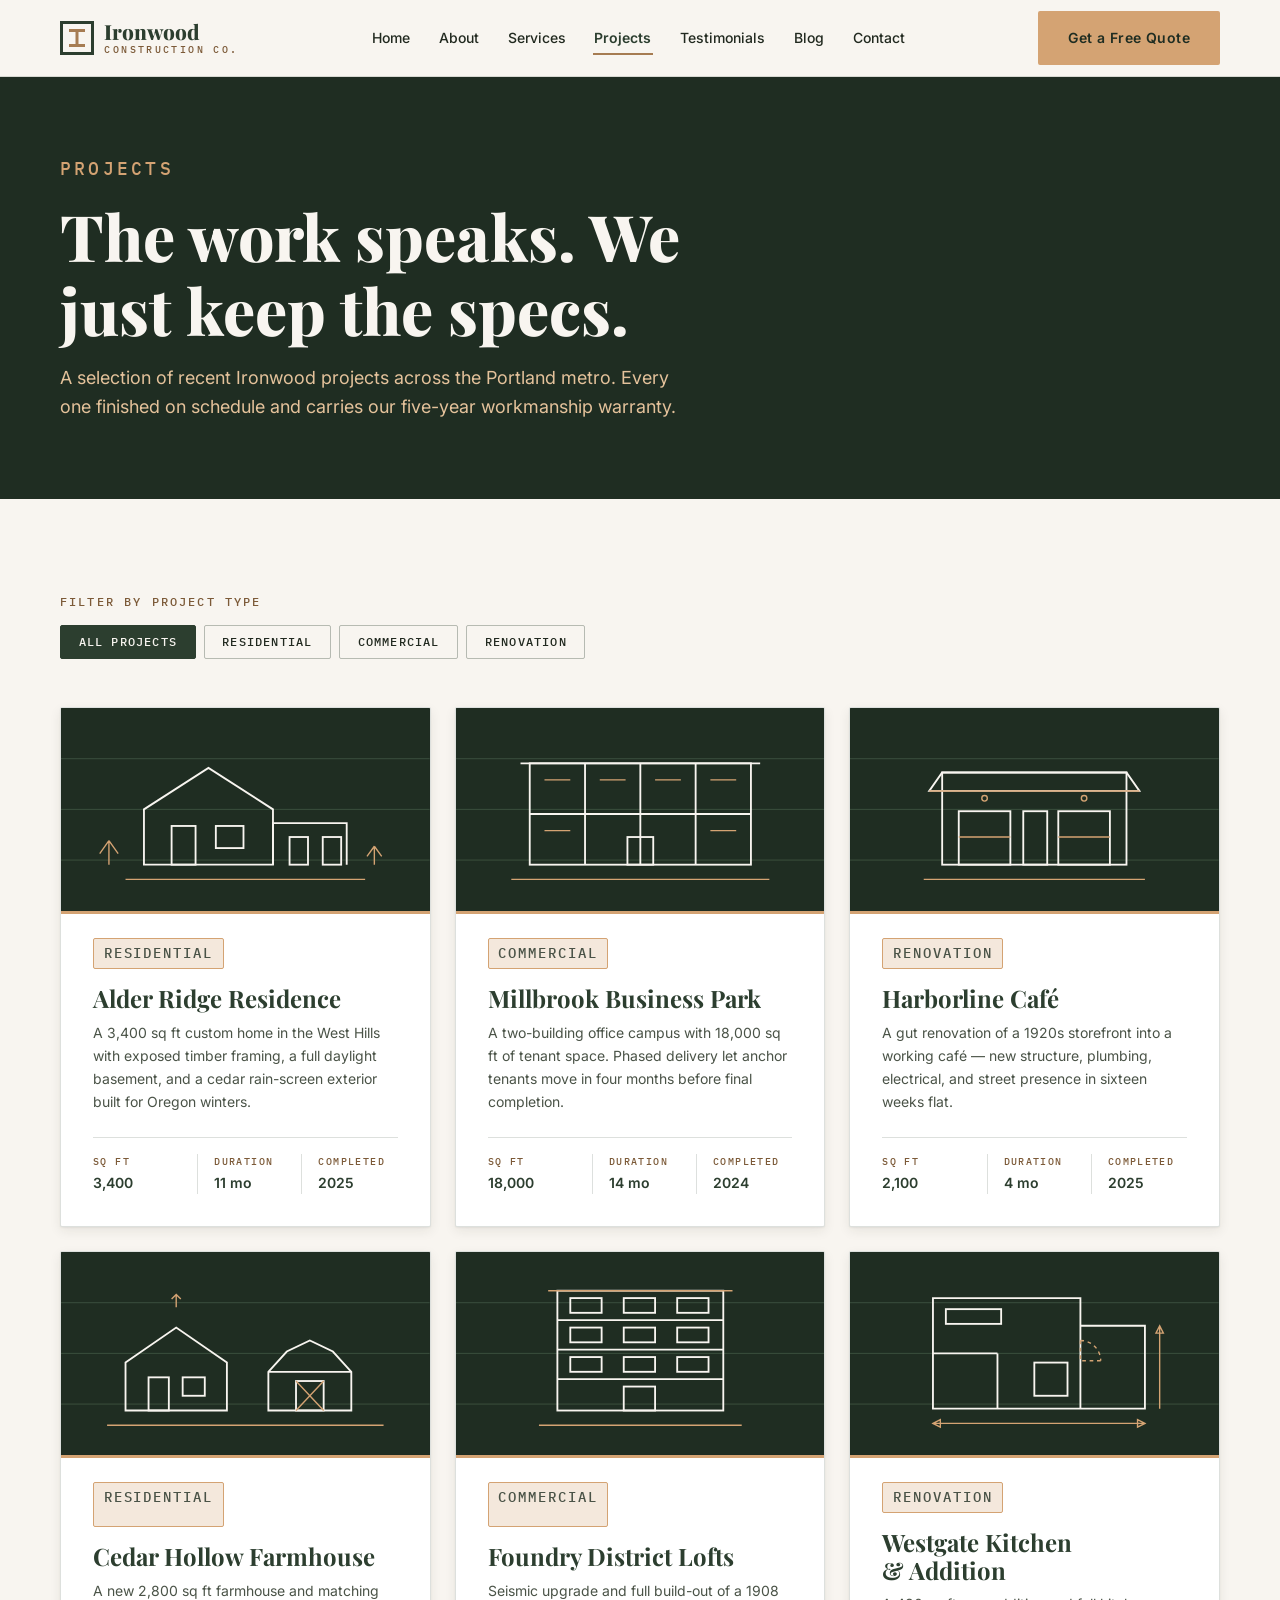
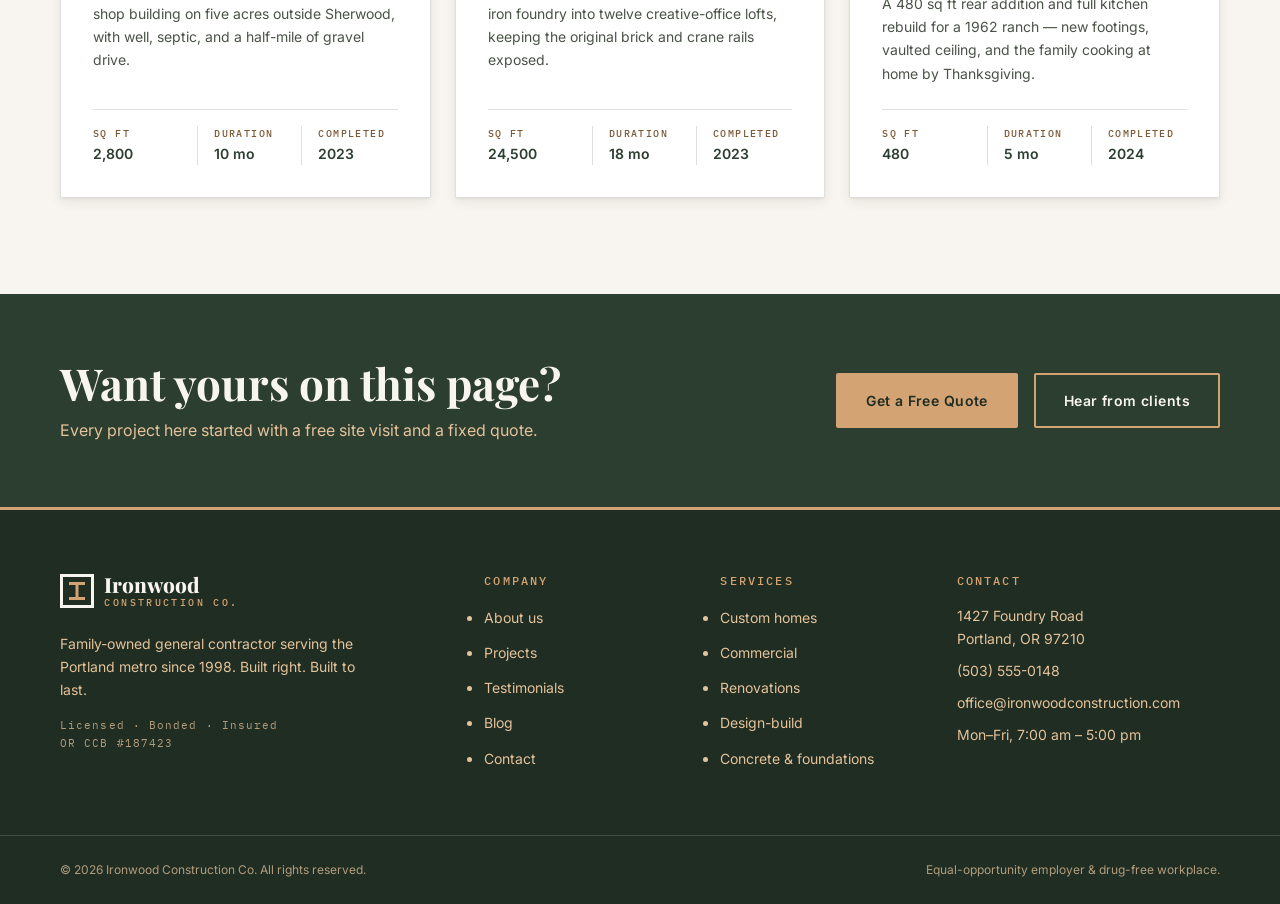
<file: projects.html>
<!DOCTYPE html>
<html lang="en" class="no-js">
<head>
  <meta charset="UTF-8">
  <meta name="viewport" content="width=device-width, initial-scale=1">
  <title>Projects — Ironwood Construction Co.</title>
  <meta name="description" content="Browse completed Ironwood Construction projects: custom homes, commercial buildings, and renovations across the Portland metro, each with specs and timelines.">
  <link rel="icon" href="data:image/svg+xml,%3Csvg xmlns='http://www.w3.org/2000/svg' viewBox='0 0 32 32'%3E%3Crect width='32' height='32' fill='%232C3E2F'/%3E%3Cpath d='M8 8h16M8 24h16M16 8v16' stroke='%23D4A373' stroke-width='3'/%3E%3C/svg%3E">
  <link rel="preconnect" href="https://fonts.googleapis.com">
  <link rel="preconnect" href="https://fonts.gstatic.com" crossorigin>
  <link href="https://fonts.googleapis.com/css2?family=Playfair+Display:ital,wght@0,700;0,800;1,700&family=Inter:wght@400;500;600&family=IBM+Plex+Mono:wght@500&display=swap" rel="stylesheet">
  <link rel="stylesheet" href="css/style.css">
  <script src="js/main.js" defer></script>
</head>
<body>
  <a class="skip-link" href="#main">Skip to main content</a>

  <header class="site-header">
    <div class="container site-header__inner">
      <a class="logo" href="index.html" aria-label="Ironwood Construction Co. — home">
        <svg class="logo__mark" width="34" height="34" viewBox="0 0 34 34" aria-hidden="true" focusable="false">
          <rect x="1.5" y="1.5" width="31" height="31" fill="none" stroke="currentColor" stroke-width="3"/>
          <path d="M9 9.5h16M9 24.5h16M17 9.5v15" fill="none" stroke="#A67C52" stroke-width="3"/>
        </svg>
        <span class="logo__name">Ironwood<span class="logo__sub">Construction Co.</span></span>
      </a>

      <nav class="site-nav" id="site-nav" aria-label="Main">
        <ul class="site-nav__list">
          <li><a class="site-nav__link" href="index.html">Home</a></li>
          <li><a class="site-nav__link" href="about.html">About</a></li>
          <li><a class="site-nav__link" href="services.html">Services</a></li>
          <li><a class="site-nav__link" href="projects.html" aria-current="page">Projects</a></li>
          <li><a class="site-nav__link" href="testimonials.html">Testimonials</a></li>
          <li><a class="site-nav__link" href="blog.html">Blog</a></li>
          <li><a class="site-nav__link" href="contact.html">Contact</a></li>
          <li class="site-nav__cta-item"><a class="btn btn--sand" href="contact.html#quote">Get a Free Quote</a></li>
        </ul>
      </nav>

      <a class="btn btn--sand header-cta" href="contact.html#quote">Get a Free Quote</a>

      <button class="nav-toggle" type="button" aria-expanded="false" aria-controls="site-nav" aria-label="Open menu">
        <span class="nav-toggle__bar"></span>
        <span class="nav-toggle__bar"></span>
        <span class="nav-toggle__bar"></span>
      </button>
    </div>
  </header>
  <div class="nav-overlay" aria-hidden="true"></div>

  <main id="main">

    <div class="page-header">
      <div class="container">
        <p class="eyebrow">Projects</p>
        <h1>The work speaks. We just keep the specs.</h1>
        <p>A selection of recent Ironwood projects across the Portland metro. Every one finished on schedule and carries our five-year workmanship warranty.</p>
      </div>
    </div>

    <section class="section" aria-labelledby="gallery-heading">
      <div class="container">
        <h2 id="gallery-heading" class="eyebrow" style="display:block;">Filter by project type</h2>
        <div class="filter-bar">
          <button class="filter-btn" type="button" data-filter="all" aria-pressed="true">All projects</button>
          <button class="filter-btn" type="button" data-filter="residential" aria-pressed="false">Residential</button>
          <button class="filter-btn" type="button" data-filter="commercial" aria-pressed="false">Commercial</button>
          <button class="filter-btn" type="button" data-filter="renovation" aria-pressed="false">Renovation</button>
        </div>

        <div class="card-grid">

          <article class="project-card reveal" data-category="residential">
            <figure class="project-card__figure">
              <svg viewBox="0 0 400 220" role="img" aria-label="Line drawing of a modern gabled residence among trees">
                <rect width="400" height="220" fill="#1F2D22"/>
                <g stroke="#3C5240" stroke-width="1"><path d="M0 55h400M0 110h400M0 165h400"/></g>
                <g fill="none" stroke="#F8F5F0" stroke-width="2">
                  <path d="M90 170v-60l70-45 70 45v60z"/>
                  <path d="M230 170v-45h80v45"/>
                  <rect x="120" y="128" width="26" height="42"/>
                  <rect x="168" y="128" width="30" height="24"/>
                  <rect x="248" y="140" width="20" height="30"/>
                  <rect x="284" y="140" width="20" height="30"/>
                </g>
                <g fill="none" stroke="#D4A373" stroke-width="1.5">
                  <path d="M52 170v-26M52 144l-10 14M52 144l10 14M340 170v-20M340 150l-8 11M340 150l8 11"/>
                  <path d="M70 186h260"/>
                </g>
              </svg>
            </figure>
            <div class="project-card__body">
              <p class="project-card__tag">Residential</p>
              <h3>Alder Ridge Residence</h3>
              <p>A 3,400 sq ft custom home in the West Hills with exposed timber framing, a full daylight basement, and a cedar rain-screen exterior built for Oregon winters.</p>
              <dl class="spec-sheet">
                <div><dt>Sq ft</dt><dd>3,400</dd></div>
                <div><dt>Duration</dt><dd>11 mo</dd></div>
                <div><dt>Completed</dt><dd>2025</dd></div>
              </dl>
            </div>
          </article>

          <article class="project-card reveal" data-category="commercial">
            <figure class="project-card__figure">
              <svg viewBox="0 0 400 220" role="img" aria-label="Line drawing of a two-story office building with a flat roof">
                <rect width="400" height="220" fill="#1F2D22"/>
                <g stroke="#3C5240" stroke-width="1"><path d="M0 55h400M0 110h400M0 165h400"/></g>
                <g fill="none" stroke="#F8F5F0" stroke-width="2">
                  <rect x="80" y="60" width="240" height="110"/>
                  <path d="M80 115h240M140 60v110M200 60v110M260 60v110"/>
                  <path d="M70 60h260"/>
                  <rect x="186" y="140" width="28" height="30"/>
                </g>
                <g fill="none" stroke="#D4A373" stroke-width="1.5">
                  <path d="M60 186h280M96 78h28M156 78h28M216 78h28M276 78h28M96 133h28M276 133h28"/>
                </g>
              </svg>
            </figure>
            <div class="project-card__body">
              <p class="project-card__tag">Commercial</p>
              <h3>Millbrook Business Park</h3>
              <p>A two-building office campus with 18,000 sq ft of tenant space. Phased delivery let anchor tenants move in four months before final completion.</p>
              <dl class="spec-sheet">
                <div><dt>Sq ft</dt><dd>18,000</dd></div>
                <div><dt>Duration</dt><dd>14 mo</dd></div>
                <div><dt>Completed</dt><dd>2024</dd></div>
              </dl>
            </div>
          </article>

          <article class="project-card reveal" data-category="renovation">
            <figure class="project-card__figure">
              <svg viewBox="0 0 400 220" role="img" aria-label="Line drawing of a café storefront with an awning and window seating">
                <rect width="400" height="220" fill="#1F2D22"/>
                <g stroke="#3C5240" stroke-width="1"><path d="M0 55h400M0 110h400M0 165h400"/></g>
                <g fill="none" stroke="#F8F5F0" stroke-width="2">
                  <rect x="100" y="70" width="200" height="100"/>
                  <path d="M100 70h200l14 20H86z"/>
                  <rect x="118" y="112" width="56" height="58"/>
                  <rect x="226" y="112" width="56" height="58"/>
                  <rect x="188" y="112" width="26" height="58"/>
                </g>
                <g fill="none" stroke="#D4A373" stroke-width="1.5">
                  <path d="M86 90h228M118 140h56M226 140h56"/>
                  <path d="M80 186h240"/>
                  <circle cx="146" cy="98" r="3"/><circle cx="254" cy="98" r="3"/>
                </g>
              </svg>
            </figure>
            <div class="project-card__body">
              <p class="project-card__tag">Renovation</p>
              <h3>Harborline Café</h3>
              <p>A gut renovation of a 1920s storefront into a working café — new structure, plumbing, electrical, and street presence in sixteen weeks flat.</p>
              <dl class="spec-sheet">
                <div><dt>Sq ft</dt><dd>2,100</dd></div>
                <div><dt>Duration</dt><dd>4 mo</dd></div>
                <div><dt>Completed</dt><dd>2025</dd></div>
              </dl>
            </div>
          </article>

          <article class="project-card reveal" data-category="residential">
            <figure class="project-card__figure">
              <svg viewBox="0 0 400 220" role="img" aria-label="Line drawing of a farmhouse with a gambrel-roof barn behind it">
                <rect width="400" height="220" fill="#1F2D22"/>
                <g stroke="#3C5240" stroke-width="1"><path d="M0 55h400M0 110h400M0 165h400"/></g>
                <g fill="none" stroke="#F8F5F0" stroke-width="2">
                  <path d="M70 172v-52l55-38 55 38v52z"/>
                  <rect x="95" y="136" width="22" height="36"/>
                  <rect x="132" y="136" width="24" height="20"/>
                  <path d="M225 172v-42l20-22 25-12 25 12 20 22v42z"/>
                  <path d="M225 130h90"/>
                  <rect x="255" y="140" width="30" height="32"/>
                </g>
                <g fill="none" stroke="#D4A373" stroke-width="1.5">
                  <path d="M50 188h300"/>
                  <path d="M125 60v-14M120 51l5-5 5 5"/>
                  <path d="M255 140l30 32M285 140l-30 32"/>
                </g>
              </svg>
            </figure>
            <div class="project-card__body">
              <p class="project-card__tag">Residential</p>
              <h3>Cedar Hollow Farmhouse</h3>
              <p>A new 2,800 sq ft farmhouse and matching shop building on five acres outside Sherwood, with well, septic, and a half-mile of gravel drive.</p>
              <dl class="spec-sheet">
                <div><dt>Sq ft</dt><dd>2,800</dd></div>
                <div><dt>Duration</dt><dd>10 mo</dd></div>
                <div><dt>Completed</dt><dd>2023</dd></div>
              </dl>
            </div>
          </article>

          <article class="project-card reveal" data-category="commercial">
            <figure class="project-card__figure">
              <svg viewBox="0 0 400 220" role="img" aria-label="Line drawing of a four-story loft building with large industrial windows">
                <rect width="400" height="220" fill="#1F2D22"/>
                <g stroke="#3C5240" stroke-width="1"><path d="M0 55h400M0 110h400M0 165h400"/></g>
                <g fill="none" stroke="#F8F5F0" stroke-width="2">
                  <rect x="110" y="42" width="180" height="130"/>
                  <path d="M110 74h180M110 106h180M110 138h180"/>
                  <rect x="124" y="50" width="34" height="16"/><rect x="182" y="50" width="34" height="16"/><rect x="240" y="50" width="34" height="16"/>
                  <rect x="124" y="82" width="34" height="16"/><rect x="182" y="82" width="34" height="16"/><rect x="240" y="82" width="34" height="16"/>
                  <rect x="124" y="114" width="34" height="16"/><rect x="182" y="114" width="34" height="16"/><rect x="240" y="114" width="34" height="16"/>
                  <rect x="182" y="146" width="34" height="26"/>
                </g>
                <g fill="none" stroke="#D4A373" stroke-width="1.5">
                  <path d="M90 188h220M100 42h200"/>
                </g>
              </svg>
            </figure>
            <div class="project-card__body">
              <p class="project-card__tag">Commercial</p>
              <h3>Foundry District Lofts</h3>
              <p>Seismic upgrade and full build-out of a 1908 iron foundry into twelve creative-office lofts, keeping the original brick and crane rails exposed.</p>
              <dl class="spec-sheet">
                <div><dt>Sq ft</dt><dd>24,500</dd></div>
                <div><dt>Duration</dt><dd>18 mo</dd></div>
                <div><dt>Completed</dt><dd>2023</dd></div>
              </dl>
            </div>
          </article>

          <article class="project-card reveal" data-category="renovation">
            <figure class="project-card__figure">
              <svg viewBox="0 0 400 220" role="img" aria-label="Floor-plan line drawing of a kitchen and dining addition">
                <rect width="400" height="220" fill="#1F2D22"/>
                <g stroke="#3C5240" stroke-width="1"><path d="M0 55h400M0 110h400M0 165h400"/></g>
                <g fill="none" stroke="#F8F5F0" stroke-width="2">
                  <path d="M90 50h160v120H90zM250 80h70v90h-70"/>
                  <path d="M90 110h70M160 110v60"/>
                  <rect x="104" y="62" width="60" height="16"/>
                  <rect x="200" y="120" width="36" height="36"/>
                </g>
                <g fill="none" stroke="#D4A373" stroke-width="1.5">
                  <path d="M250 96a22 22 0 0 1 22 22M250 96v22h22" stroke-dasharray="4 4"/>
                  <path d="M90 186h230M90 186l8-4v8zM320 186l-8-4v8z"/>
                  <path d="M336 170V80M336 80l-4 8h8z"/>
                </g>
              </svg>
            </figure>
            <div class="project-card__body">
              <p class="project-card__tag">Renovation</p>
              <h3>Westgate Kitchen &amp; Addition</h3>
              <p>A 480 sq ft rear addition and full kitchen rebuild for a 1962 ranch — new footings, vaulted ceiling, and the family cooking at home by Thanksgiving.</p>
              <dl class="spec-sheet">
                <div><dt>Sq ft</dt><dd>480</dd></div>
                <div><dt>Duration</dt><dd>5 mo</dd></div>
                <div><dt>Completed</dt><dd>2024</dd></div>
              </dl>
            </div>
          </article>

        </div>
      </div>
    </section>

    <section class="cta-band" aria-labelledby="cta-heading">
      <div class="container cta-band__inner">
        <div>
          <h2 id="cta-heading">Want yours on this page?</h2>
          <p>Every project here started with a free site visit and a fixed quote.</p>
        </div>
        <div class="cta-band__actions">
          <a class="btn btn--sand" href="contact.html#quote">Get a Free Quote</a>
          <a class="btn btn--outline-light" href="testimonials.html">Hear from clients</a>
        </div>
      </div>
    </section>

  </main>

  <footer class="site-footer">
    <div class="container site-footer__grid">
      <div>
        <a class="logo" href="index.html" aria-label="Ironwood Construction Co. — home">
          <svg class="logo__mark" width="34" height="34" viewBox="0 0 34 34" aria-hidden="true" focusable="false">
            <rect x="1.5" y="1.5" width="31" height="31" fill="none" stroke="currentColor" stroke-width="3"/>
            <path d="M9 9.5h16M9 24.5h16M17 9.5v15" fill="none" stroke="#D4A373" stroke-width="3"/>
          </svg>
          <span class="logo__name">Ironwood<span class="logo__sub">Construction Co.</span></span>
        </a>
        <p class="site-footer__about">Family-owned general contractor serving the Portland metro since 1998. Built right. Built to last.</p>
        <p class="site-footer__license">Licensed · Bonded · Insured<br>OR CCB #187423</p>
      </div>
      <nav aria-label="Footer">
        <h2>Company</h2>
        <ul>
          <li><a href="about.html">About us</a></li>
          <li><a href="projects.html">Projects</a></li>
          <li><a href="testimonials.html">Testimonials</a></li>
          <li><a href="blog.html">Blog</a></li>
          <li><a href="contact.html">Contact</a></li>
        </ul>
      </nav>
      <nav aria-label="Services">
        <h2>Services</h2>
        <ul>
          <li><a href="services.html#custom-homes">Custom homes</a></li>
          <li><a href="services.html#commercial">Commercial</a></li>
          <li><a href="services.html#renovations">Renovations</a></li>
          <li><a href="services.html#design-build">Design-build</a></li>
          <li><a href="services.html#concrete">Concrete &amp; foundations</a></li>
        </ul>
      </nav>
      <div>
        <h2>Contact</h2>
        <address>
          <span>1427 Foundry Road<br>Portland, OR 97210</span>
          <a href="tel:+15035550148">(503) 555-0148</a>
          <a href="mailto:office@ironwoodconstruction.com">office@ironwoodconstruction.com</a>
          <span>Mon–Fri, 7:00 am – 5:00 pm</span>
        </address>
      </div>
    </div>
    <div class="site-footer__bar">
      <div class="container">
        <p>© <span id="footer-year">2026</span> Ironwood Construction Co. All rights reserved.</p>
        <p>Equal-opportunity employer &amp; drug-free workplace.</p>
      </div>
    </div>
  </footer>
</body>
</html>
</file>
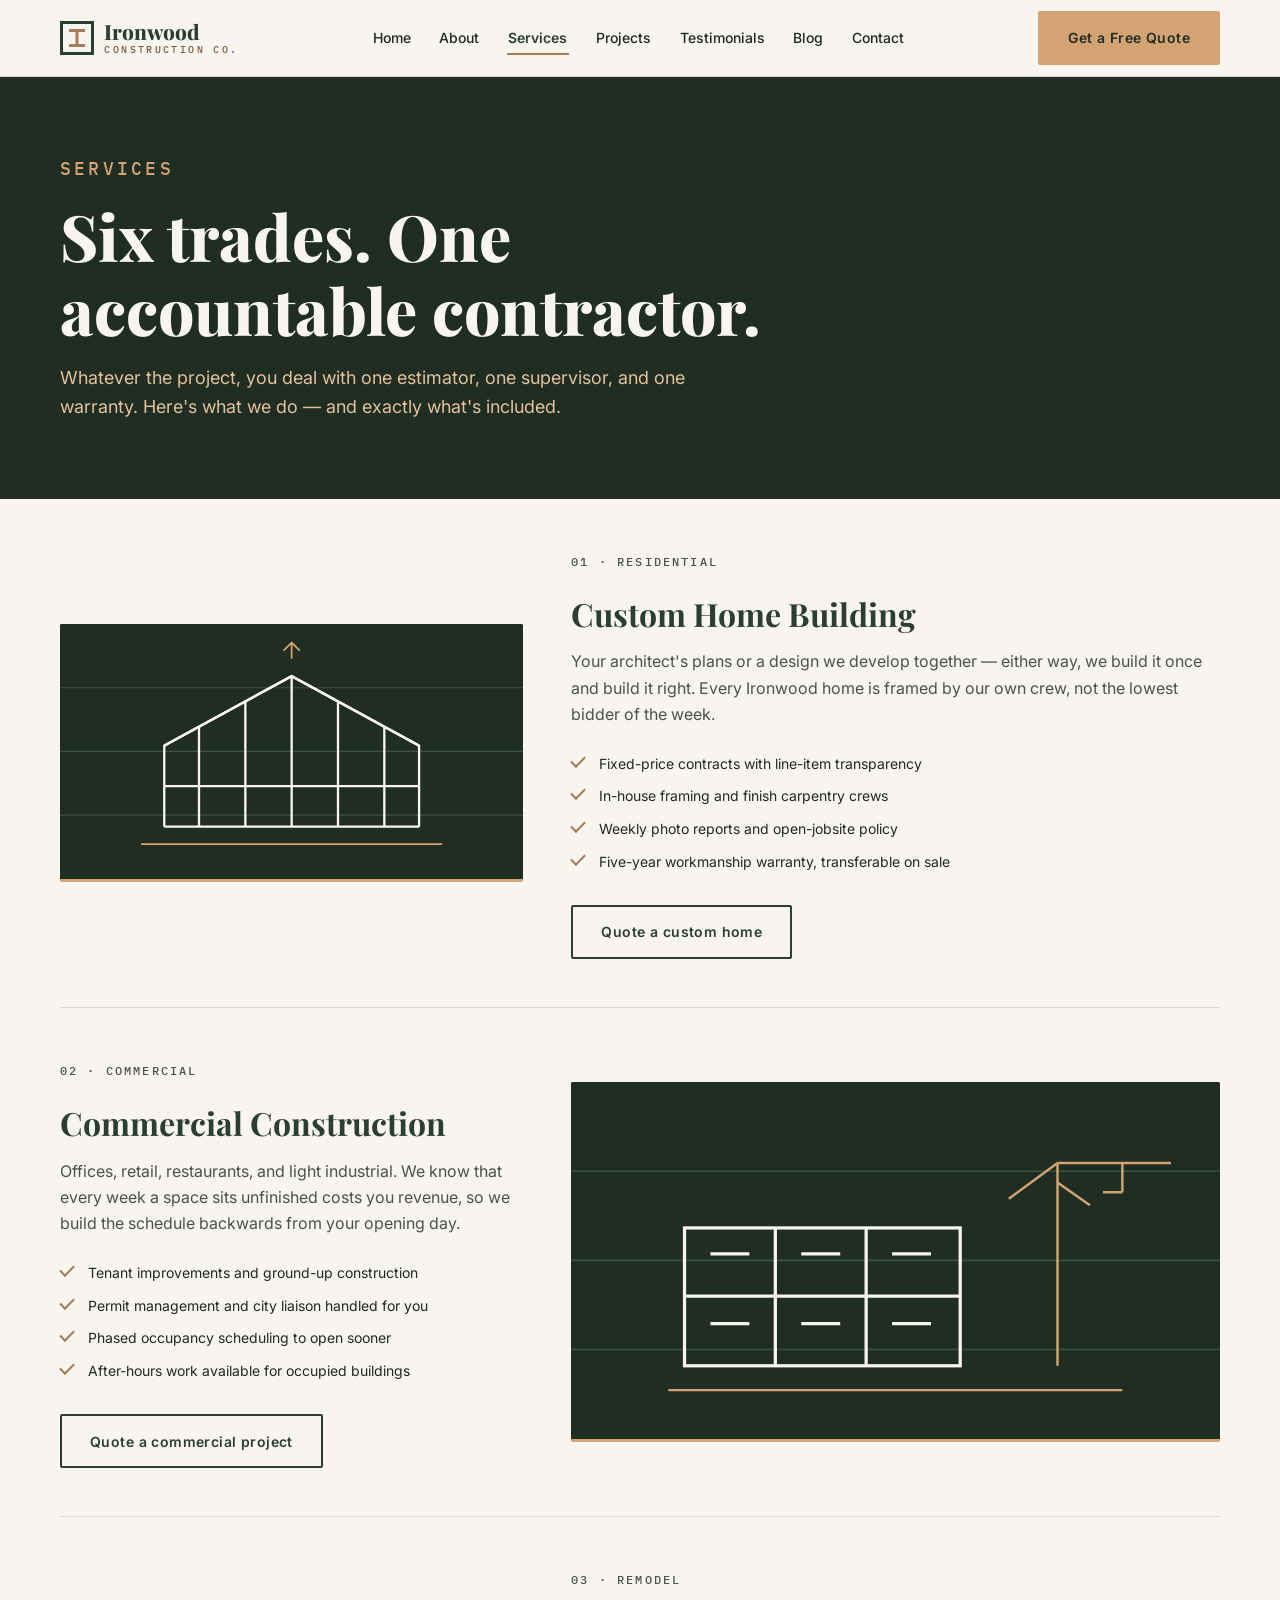
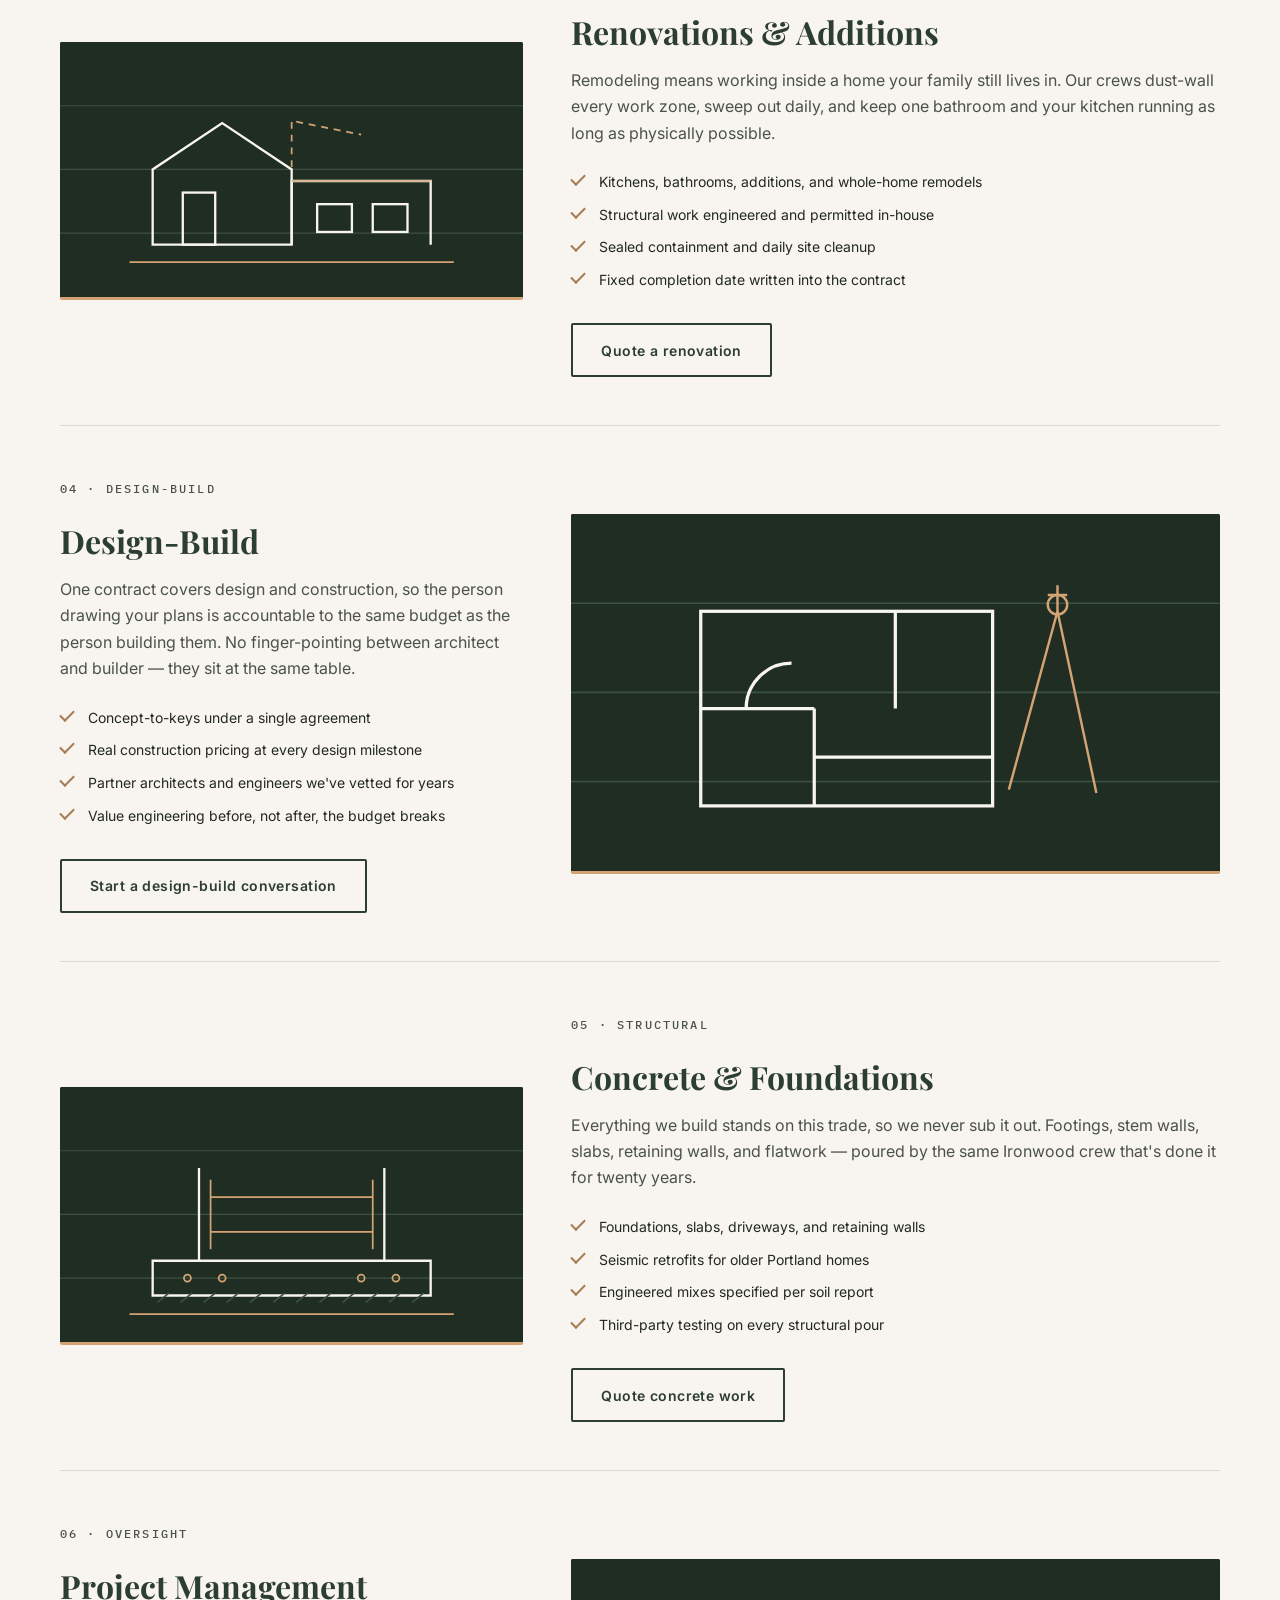
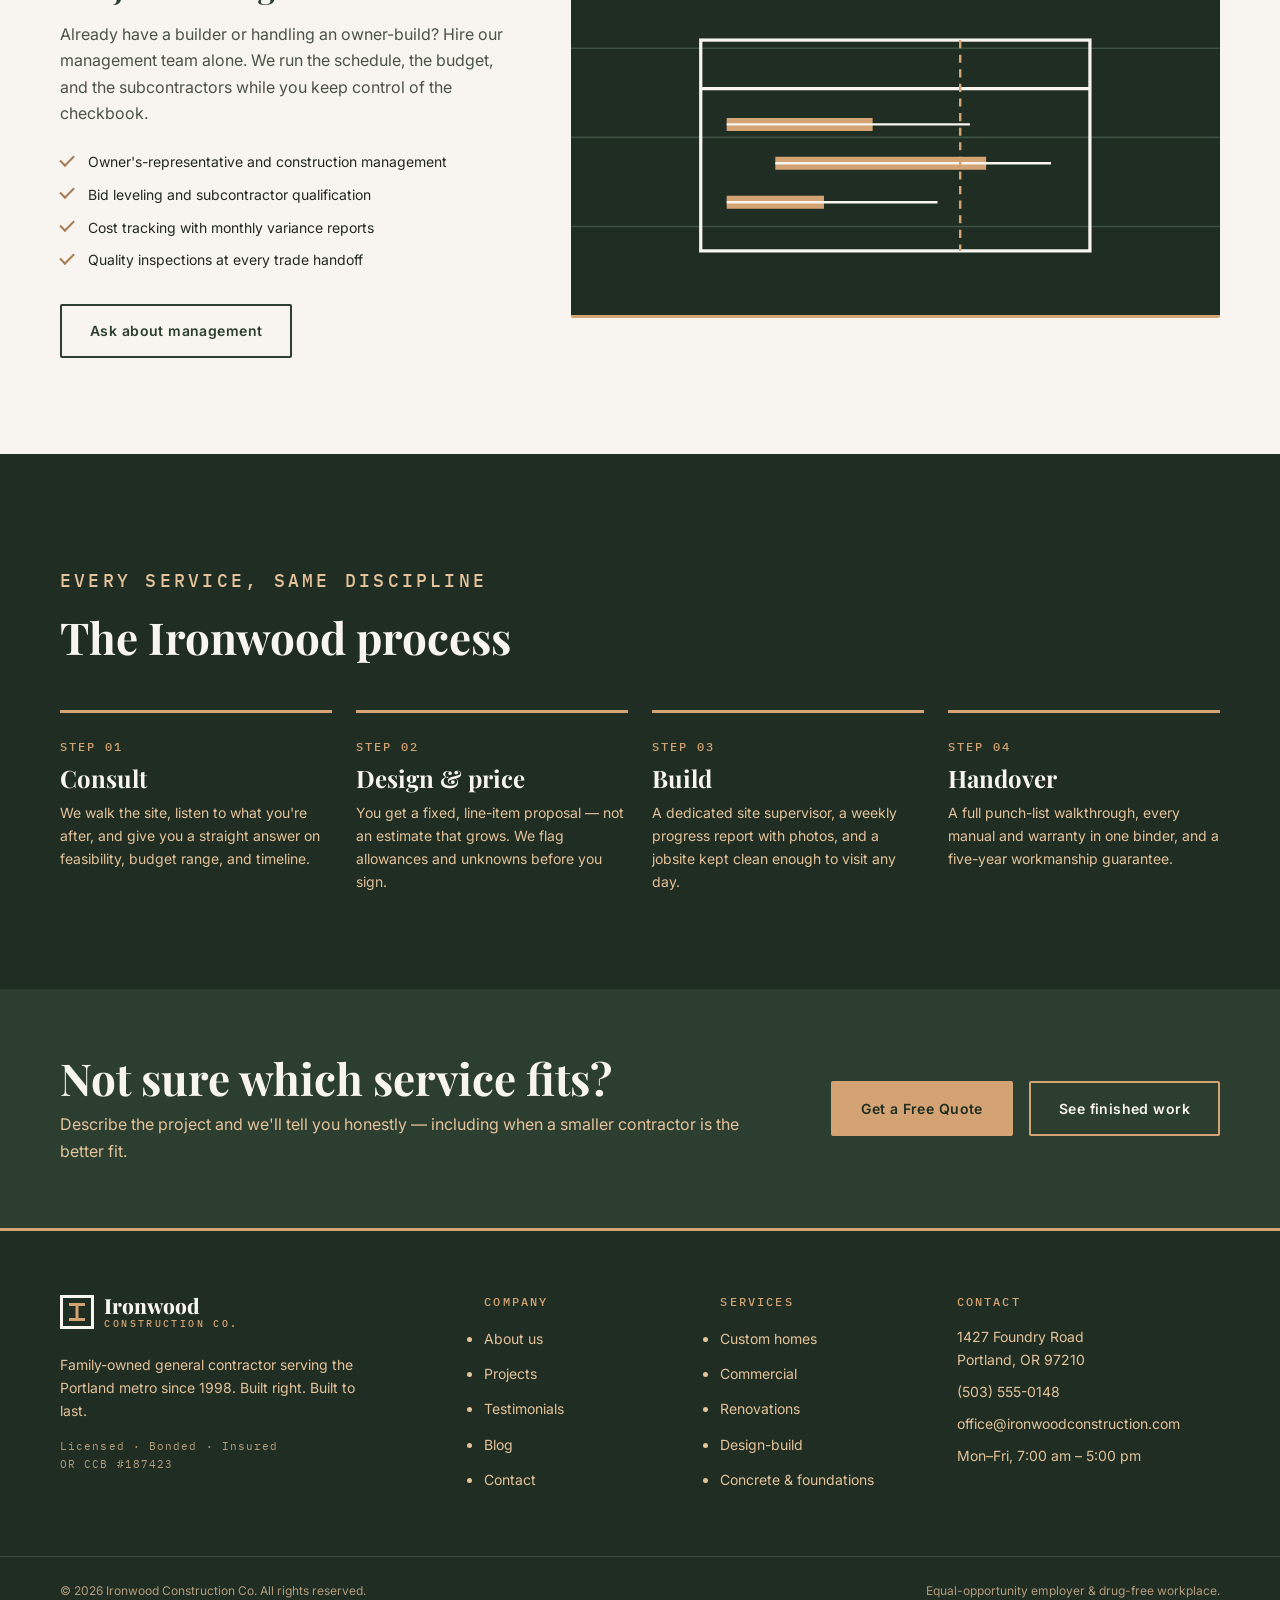
<file: services.html>
<!DOCTYPE html>
<html lang="en" class="no-js">
<head>
  <meta charset="UTF-8">
  <meta name="viewport" content="width=device-width, initial-scale=1">
  <title>Services — Ironwood Construction Co.</title>
  <meta name="description" content="Custom home building, commercial construction, renovations, design-build, concrete, and project management from Portland's Ironwood Construction Co.">
  <link rel="icon" href="data:image/svg+xml,%3Csvg xmlns='http://www.w3.org/2000/svg' viewBox='0 0 32 32'%3E%3Crect width='32' height='32' fill='%232C3E2F'/%3E%3Cpath d='M8 8h16M8 24h16M16 8v16' stroke='%23D4A373' stroke-width='3'/%3E%3C/svg%3E">
  <link rel="preconnect" href="https://fonts.googleapis.com">
  <link rel="preconnect" href="https://fonts.gstatic.com" crossorigin>
  <link href="https://fonts.googleapis.com/css2?family=Playfair+Display:ital,wght@0,700;0,800;1,700&family=Inter:wght@400;500;600&family=IBM+Plex+Mono:wght@500&display=swap" rel="stylesheet">
  <link rel="stylesheet" href="css/style.css">
  <script src="js/main.js" defer></script>
</head>
<body>
  <a class="skip-link" href="#main">Skip to main content</a>

  <header class="site-header">
    <div class="container site-header__inner">
      <a class="logo" href="index.html" aria-label="Ironwood Construction Co. — home">
        <svg class="logo__mark" width="34" height="34" viewBox="0 0 34 34" aria-hidden="true" focusable="false">
          <rect x="1.5" y="1.5" width="31" height="31" fill="none" stroke="currentColor" stroke-width="3"/>
          <path d="M9 9.5h16M9 24.5h16M17 9.5v15" fill="none" stroke="#A67C52" stroke-width="3"/>
        </svg>
        <span class="logo__name">Ironwood<span class="logo__sub">Construction Co.</span></span>
      </a>

      <nav class="site-nav" id="site-nav" aria-label="Main">
        <ul class="site-nav__list">
          <li><a class="site-nav__link" href="index.html">Home</a></li>
          <li><a class="site-nav__link" href="about.html">About</a></li>
          <li><a class="site-nav__link" href="services.html" aria-current="page">Services</a></li>
          <li><a class="site-nav__link" href="projects.html">Projects</a></li>
          <li><a class="site-nav__link" href="testimonials.html">Testimonials</a></li>
          <li><a class="site-nav__link" href="blog.html">Blog</a></li>
          <li><a class="site-nav__link" href="contact.html">Contact</a></li>
          <li class="site-nav__cta-item"><a class="btn btn--sand" href="contact.html#quote">Get a Free Quote</a></li>
        </ul>
      </nav>

      <a class="btn btn--sand header-cta" href="contact.html#quote">Get a Free Quote</a>

      <button class="nav-toggle" type="button" aria-expanded="false" aria-controls="site-nav" aria-label="Open menu">
        <span class="nav-toggle__bar"></span>
        <span class="nav-toggle__bar"></span>
        <span class="nav-toggle__bar"></span>
      </button>
    </div>
  </header>
  <div class="nav-overlay" aria-hidden="true"></div>

  <main id="main">

    <div class="page-header">
      <div class="container">
        <p class="eyebrow">Services</p>
        <h1>Six trades. One accountable contractor.</h1>
        <p>Whatever the project, you deal with one estimator, one supervisor, and one warranty. Here's what we do — and exactly what's included.</p>
      </div>
    </div>

    <div class="container">

      <section id="custom-homes" class="service-block" aria-labelledby="custom-homes-h">
        <figure class="service-block__figure reveal">
          <svg viewBox="0 0 400 220" role="img" aria-label="Line drawing of a house frame with rafters under construction">
            <rect width="400" height="220" fill="#1F2D22"/>
            <g stroke="#3C5240" stroke-width="1"><path d="M0 55h400M0 110h400M0 165h400"/></g>
            <g fill="none" stroke="#F8F5F0" stroke-width="2">
              <path d="M90 175v-70l110-60 110 60v70"/>
              <path d="M90 105l110-60 110 60"/>
              <path d="M120 175v-86M160 175v-108M200 175v-130M240 175v-108M280 175v-86"/>
              <path d="M90 140h220M90 175h220"/>
            </g>
            <g fill="none" stroke="#D4A373" stroke-width="1.5">
              <path d="M70 190h260"/>
              <path d="M200 30v-14M193 23l7-7 7 7"/>
            </g>
          </svg>
        </figure>
        <div>
          <p class="eyebrow">01 · Residential</p>
          <h2 id="custom-homes-h">Custom Home Building</h2>
          <p>Your architect's plans or a design we develop together — either way, we build it once and build it right. Every Ironwood home is framed by our own crew, not the lowest bidder of the week.</p>
          <ul class="check-list">
            <li>Fixed-price contracts with line-item transparency</li>
            <li>In-house framing and finish carpentry crews</li>
            <li>Weekly photo reports and open-jobsite policy</li>
            <li>Five-year workmanship warranty, transferable on sale</li>
          </ul>
          <a class="btn btn--outline" href="contact.html#quote">Quote a custom home</a>
        </div>
      </section>

      <section id="commercial" class="service-block" aria-labelledby="commercial-h">
        <figure class="service-block__figure reveal">
          <svg viewBox="0 0 400 220" role="img" aria-label="Line drawing of a commercial building with a tower crane">
            <rect width="400" height="220" fill="#1F2D22"/>
            <g stroke="#3C5240" stroke-width="1"><path d="M0 55h400M0 110h400M0 165h400"/></g>
            <g fill="none" stroke="#F8F5F0" stroke-width="2">
              <rect x="70" y="90" width="170" height="85"/>
              <path d="M70 132h170M126 90v85M182 90v85"/>
              <path d="M86 106h24M142 106h24M198 106h24M86 149h24M142 149h24M198 149h24"/>
            </g>
            <g fill="none" stroke="#D4A373" stroke-width="1.5">
              <path d="M300 175V50M300 50h70M300 50l-30 22M340 50v18M340 68h-12M300 62l20 14"/>
              <path d="M60 190h280"/>
            </g>
          </svg>
        </figure>
        <div>
          <p class="eyebrow">02 · Commercial</p>
          <h2 id="commercial-h">Commercial Construction</h2>
          <p>Offices, retail, restaurants, and light industrial. We know that every week a space sits unfinished costs you revenue, so we build the schedule backwards from your opening day.</p>
          <ul class="check-list">
            <li>Tenant improvements and ground-up construction</li>
            <li>Permit management and city liaison handled for you</li>
            <li>Phased occupancy scheduling to open sooner</li>
            <li>After-hours work available for occupied buildings</li>
          </ul>
          <a class="btn btn--outline" href="contact.html#quote">Quote a commercial project</a>
        </div>
      </section>

      <section id="renovations" class="service-block" aria-labelledby="renovations-h">
        <figure class="service-block__figure reveal">
          <svg viewBox="0 0 400 220" role="img" aria-label="Line drawing of a house split between old structure and renovated addition">
            <rect width="400" height="220" fill="#1F2D22"/>
            <g stroke="#3C5240" stroke-width="1"><path d="M0 55h400M0 110h400M0 165h400"/></g>
            <g fill="none" stroke="#F8F5F0" stroke-width="2">
              <path d="M80 175v-65l60-40 60 40v65z"/>
              <rect x="106" y="130" width="28" height="45"/>
              <path d="M200 175v-55h120v55"/>
              <rect x="222" y="140" width="30" height="24"/>
              <rect x="270" y="140" width="30" height="24"/>
            </g>
            <g fill="none" stroke="#D4A373" stroke-width="1.5" stroke-dasharray="6 5">
              <path d="M200 108v-40l60 12"/>
            </g>
            <g fill="none" stroke="#D4A373" stroke-width="1.5">
              <path d="M60 190h280M200 120h120"/>
            </g>
          </svg>
        </figure>
        <div>
          <p class="eyebrow">03 · Remodel</p>
          <h2 id="renovations-h">Renovations &amp; Additions</h2>
          <p>Remodeling means working inside a home your family still lives in. Our crews dust-wall every work zone, sweep out daily, and keep one bathroom and your kitchen running as long as physically possible.</p>
          <ul class="check-list">
            <li>Kitchens, bathrooms, additions, and whole-home remodels</li>
            <li>Structural work engineered and permitted in-house</li>
            <li>Sealed containment and daily site cleanup</li>
            <li>Fixed completion date written into the contract</li>
          </ul>
          <a class="btn btn--outline" href="contact.html#quote">Quote a renovation</a>
        </div>
      </section>

      <section id="design-build" class="service-block" aria-labelledby="design-build-h">
        <figure class="service-block__figure reveal">
          <svg viewBox="0 0 400 220" role="img" aria-label="Line drawing of a drafting compass over a floor plan">
            <rect width="400" height="220" fill="#1F2D22"/>
            <g stroke="#3C5240" stroke-width="1"><path d="M0 55h400M0 110h400M0 165h400"/></g>
            <g fill="none" stroke="#F8F5F0" stroke-width="2">
              <rect x="80" y="60" width="180" height="120"/>
              <path d="M80 120h70M150 120v60M150 150h110M200 60v60"/>
              <path d="M108 120a28 28 0 0 1 28-28"/>
            </g>
            <g fill="none" stroke="#D4A373" stroke-width="1.5">
              <path d="M300 60l-30 110M300 60l24 112M300 60v-16M294 50h12"/>
              <circle cx="300" cy="56" r="6"/>
            </g>
          </svg>
        </figure>
        <div>
          <p class="eyebrow">04 · Design-build</p>
          <h2 id="design-build-h">Design-Build</h2>
          <p>One contract covers design and construction, so the person drawing your plans is accountable to the same budget as the person building them. No finger-pointing between architect and builder — they sit at the same table.</p>
          <ul class="check-list">
            <li>Concept-to-keys under a single agreement</li>
            <li>Real construction pricing at every design milestone</li>
            <li>Partner architects and engineers we've vetted for years</li>
            <li>Value engineering before, not after, the budget breaks</li>
          </ul>
          <a class="btn btn--outline" href="contact.html#quote">Start a design-build conversation</a>
        </div>
      </section>

      <section id="concrete" class="service-block" aria-labelledby="concrete-h">
        <figure class="service-block__figure reveal">
          <svg viewBox="0 0 400 220" role="img" aria-label="Line drawing of a foundation cross-section with footing and rebar">
            <rect width="400" height="220" fill="#1F2D22"/>
            <g stroke="#3C5240" stroke-width="1"><path d="M0 55h400M0 110h400M0 165h400"/></g>
            <g fill="none" stroke="#F8F5F0" stroke-width="2">
              <path d="M120 70v80h-40v30h240v-30h-40V70"/>
              <path d="M120 150h160"/>
            </g>
            <g fill="none" stroke="#D4A373" stroke-width="1.5">
              <circle cx="110" cy="165" r="3"/><circle cx="140" cy="165" r="3"/><circle cx="260" cy="165" r="3"/><circle cx="290" cy="165" r="3"/>
              <path d="M130 80v60M270 80v60M130 95h140M130 125h140"/>
              <path d="M60 196h280"/>
            </g>
            <g stroke="#3C5240" stroke-width="1.5">
              <path d="M84 186l10-8M104 186l10-8M124 186l10-8M144 186l10-8M164 186l10-8M184 186l10-8M204 186l10-8M224 186l10-8M244 186l10-8M264 186l10-8M284 186l10-8M304 186l10-8"/>
            </g>
          </svg>
        </figure>
        <div>
          <p class="eyebrow">05 · Structural</p>
          <h2 id="concrete-h">Concrete &amp; Foundations</h2>
          <p>Everything we build stands on this trade, so we never sub it out. Footings, stem walls, slabs, retaining walls, and flatwork — poured by the same Ironwood crew that's done it for twenty years.</p>
          <ul class="check-list">
            <li>Foundations, slabs, driveways, and retaining walls</li>
            <li>Seismic retrofits for older Portland homes</li>
            <li>Engineered mixes specified per soil report</li>
            <li>Third-party testing on every structural pour</li>
          </ul>
          <a class="btn btn--outline" href="contact.html#quote">Quote concrete work</a>
        </div>
      </section>

      <section id="project-management" class="service-block" aria-labelledby="pm-h">
        <figure class="service-block__figure reveal">
          <svg viewBox="0 0 400 220" role="img" aria-label="Line drawing of a project schedule board with progress bars">
            <rect width="400" height="220" fill="#1F2D22"/>
            <g stroke="#3C5240" stroke-width="1"><path d="M0 55h400M0 110h400M0 165h400"/></g>
            <g fill="none" stroke="#F8F5F0" stroke-width="2">
              <rect x="80" y="50" width="240" height="130"/>
              <path d="M80 80h240"/>
            </g>
            <g stroke="#D4A373" stroke-width="8">
              <path d="M96 102h90M126 126h130M96 150h60"/>
            </g>
            <g fill="none" stroke="#F8F5F0" stroke-width="1.5">
              <path d="M96 102h150M126 126h170M96 150h130"/>
            </g>
            <g fill="none" stroke="#D4A373" stroke-width="1.5">
              <path d="M240 50v130" stroke-dasharray="5 4"/>
            </g>
          </svg>
        </figure>
        <div>
          <p class="eyebrow">06 · Oversight</p>
          <h2 id="pm-h">Project Management</h2>
          <p>Already have a builder or handling an owner-build? Hire our management team alone. We run the schedule, the budget, and the subcontractors while you keep control of the checkbook.</p>
          <ul class="check-list">
            <li>Owner's-representative and construction management</li>
            <li>Bid leveling and subcontractor qualification</li>
            <li>Cost tracking with monthly variance reports</li>
            <li>Quality inspections at every trade handoff</li>
          </ul>
          <a class="btn btn--outline" href="contact.html#quote">Ask about management</a>
        </div>
      </section>

    </div>

    <section class="section section--dark" aria-labelledby="process2-heading" style="margin-top: 3rem;">
      <div class="container">
        <div class="section-head">
          <p class="eyebrow">Every service, same discipline</p>
          <h2 id="process2-heading">The Ironwood process</h2>
        </div>
        <ol class="process-grid">
          <li class="process-step reveal">
            <h3>Consult</h3>
            <p>We walk the site, listen to what you're after, and give you a straight answer on feasibility, budget range, and timeline.</p>
          </li>
          <li class="process-step reveal">
            <h3>Design &amp; price</h3>
            <p>You get a fixed, line-item proposal — not an estimate that grows. We flag allowances and unknowns before you sign.</p>
          </li>
          <li class="process-step reveal">
            <h3>Build</h3>
            <p>A dedicated site supervisor, a weekly progress report with photos, and a jobsite kept clean enough to visit any day.</p>
          </li>
          <li class="process-step reveal">
            <h3>Handover</h3>
            <p>A full punch-list walkthrough, every manual and warranty in one binder, and a five-year workmanship guarantee.</p>
          </li>
        </ol>
      </div>
    </section>

    <section class="cta-band" aria-labelledby="cta-heading">
      <div class="container cta-band__inner">
        <div>
          <h2 id="cta-heading">Not sure which service fits?</h2>
          <p>Describe the project and we'll tell you honestly — including when a smaller contractor is the better fit.</p>
        </div>
        <div class="cta-band__actions">
          <a class="btn btn--sand" href="contact.html#quote">Get a Free Quote</a>
          <a class="btn btn--outline-light" href="projects.html">See finished work</a>
        </div>
      </div>
    </section>

  </main>

  <footer class="site-footer">
    <div class="container site-footer__grid">
      <div>
        <a class="logo" href="index.html" aria-label="Ironwood Construction Co. — home">
          <svg class="logo__mark" width="34" height="34" viewBox="0 0 34 34" aria-hidden="true" focusable="false">
            <rect x="1.5" y="1.5" width="31" height="31" fill="none" stroke="currentColor" stroke-width="3"/>
            <path d="M9 9.5h16M9 24.5h16M17 9.5v15" fill="none" stroke="#D4A373" stroke-width="3"/>
          </svg>
          <span class="logo__name">Ironwood<span class="logo__sub">Construction Co.</span></span>
        </a>
        <p class="site-footer__about">Family-owned general contractor serving the Portland metro since 1998. Built right. Built to last.</p>
        <p class="site-footer__license">Licensed · Bonded · Insured<br>OR CCB #187423</p>
      </div>
      <nav aria-label="Footer">
        <h2>Company</h2>
        <ul>
          <li><a href="about.html">About us</a></li>
          <li><a href="projects.html">Projects</a></li>
          <li><a href="testimonials.html">Testimonials</a></li>
          <li><a href="blog.html">Blog</a></li>
          <li><a href="contact.html">Contact</a></li>
        </ul>
      </nav>
      <nav aria-label="Services">
        <h2>Services</h2>
        <ul>
          <li><a href="services.html#custom-homes">Custom homes</a></li>
          <li><a href="services.html#commercial">Commercial</a></li>
          <li><a href="services.html#renovations">Renovations</a></li>
          <li><a href="services.html#design-build">Design-build</a></li>
          <li><a href="services.html#concrete">Concrete &amp; foundations</a></li>
        </ul>
      </nav>
      <div>
        <h2>Contact</h2>
        <address>
          <span>1427 Foundry Road<br>Portland, OR 97210</span>
          <a href="tel:+15035550148">(503) 555-0148</a>
          <a href="mailto:office@ironwoodconstruction.com">office@ironwoodconstruction.com</a>
          <span>Mon–Fri, 7:00 am – 5:00 pm</span>
        </address>
      </div>
    </div>
    <div class="site-footer__bar">
      <div class="container">
        <p>© <span id="footer-year">2026</span> Ironwood Construction Co. All rights reserved.</p>
        <p>Equal-opportunity employer &amp; drug-free workplace.</p>
      </div>
    </div>
  </footer>
</body>
</html>
</file>
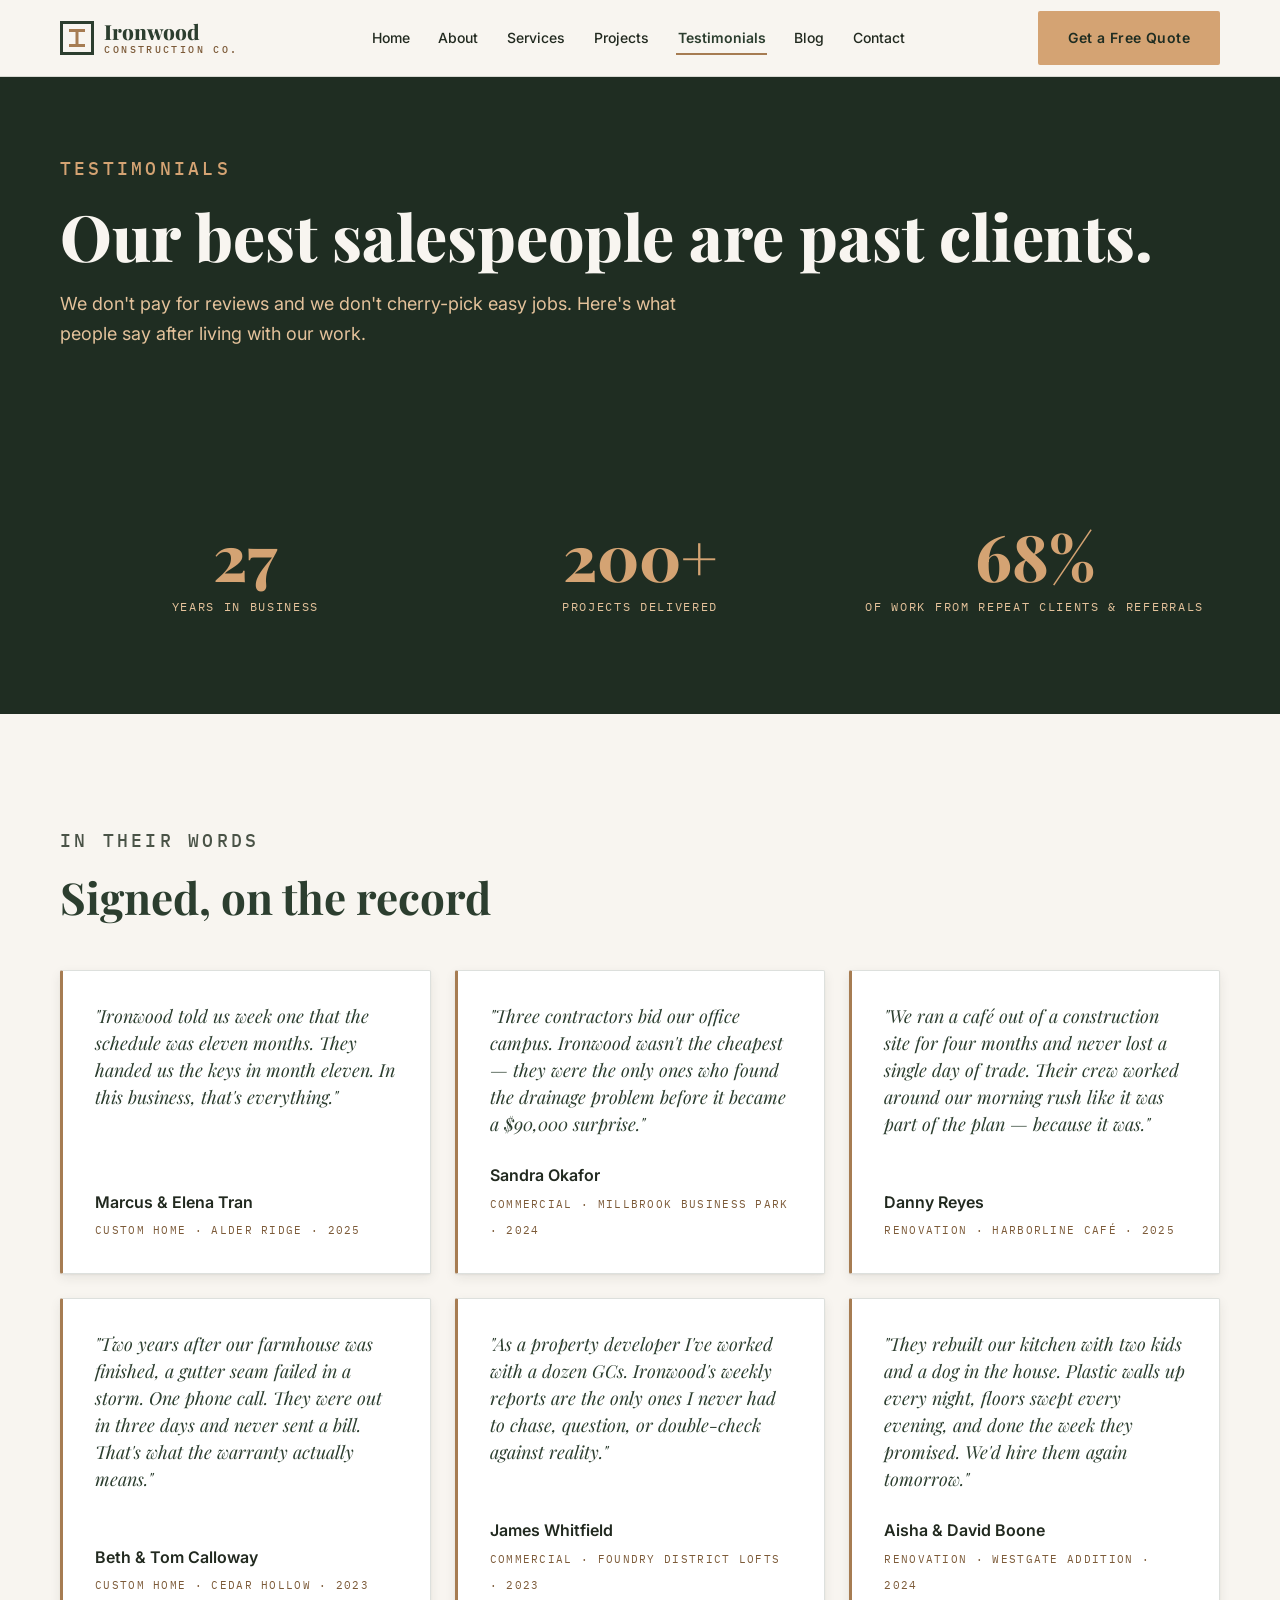
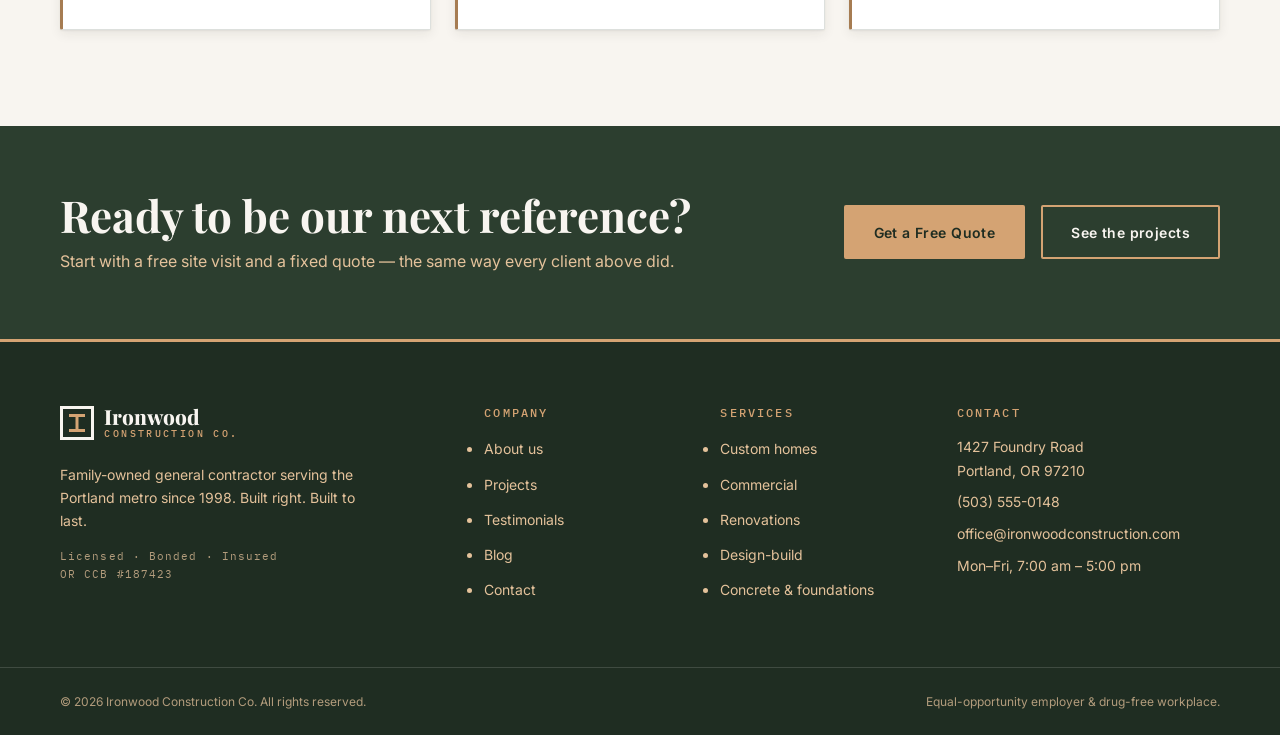
<file: testimonials.html>
<!DOCTYPE html>
<html lang="en" class="no-js">
<head>
  <meta charset="UTF-8">
  <meta name="viewport" content="width=device-width, initial-scale=1">
  <title>Testimonials — Ironwood Construction Co.</title>
  <meta name="description" content="What Portland homeowners and business owners say about building with Ironwood Construction Co. — schedules kept, budgets held, and work that lasts.">
  <link rel="icon" href="data:image/svg+xml,%3Csvg xmlns='http://www.w3.org/2000/svg' viewBox='0 0 32 32'%3E%3Crect width='32' height='32' fill='%232C3E2F'/%3E%3Cpath d='M8 8h16M8 24h16M16 8v16' stroke='%23D4A373' stroke-width='3'/%3E%3C/svg%3E">
  <link rel="preconnect" href="https://fonts.googleapis.com">
  <link rel="preconnect" href="https://fonts.gstatic.com" crossorigin>
  <link href="https://fonts.googleapis.com/css2?family=Playfair+Display:ital,wght@0,700;0,800;1,700&family=Inter:wght@400;500;600&family=IBM+Plex+Mono:wght@500&display=swap" rel="stylesheet">
  <link rel="stylesheet" href="css/style.css">
  <script src="js/main.js" defer></script>
</head>
<body>
  <a class="skip-link" href="#main">Skip to main content</a>

  <header class="site-header">
    <div class="container site-header__inner">
      <a class="logo" href="index.html" aria-label="Ironwood Construction Co. — home">
        <svg class="logo__mark" width="34" height="34" viewBox="0 0 34 34" aria-hidden="true" focusable="false">
          <rect x="1.5" y="1.5" width="31" height="31" fill="none" stroke="currentColor" stroke-width="3"/>
          <path d="M9 9.5h16M9 24.5h16M17 9.5v15" fill="none" stroke="#A67C52" stroke-width="3"/>
        </svg>
        <span class="logo__name">Ironwood<span class="logo__sub">Construction Co.</span></span>
      </a>

      <nav class="site-nav" id="site-nav" aria-label="Main">
        <ul class="site-nav__list">
          <li><a class="site-nav__link" href="index.html">Home</a></li>
          <li><a class="site-nav__link" href="about.html">About</a></li>
          <li><a class="site-nav__link" href="services.html">Services</a></li>
          <li><a class="site-nav__link" href="projects.html">Projects</a></li>
          <li><a class="site-nav__link" href="testimonials.html" aria-current="page">Testimonials</a></li>
          <li><a class="site-nav__link" href="blog.html">Blog</a></li>
          <li><a class="site-nav__link" href="contact.html">Contact</a></li>
          <li class="site-nav__cta-item"><a class="btn btn--sand" href="contact.html#quote">Get a Free Quote</a></li>
        </ul>
      </nav>

      <a class="btn btn--sand header-cta" href="contact.html#quote">Get a Free Quote</a>

      <button class="nav-toggle" type="button" aria-expanded="false" aria-controls="site-nav" aria-label="Open menu">
        <span class="nav-toggle__bar"></span>
        <span class="nav-toggle__bar"></span>
        <span class="nav-toggle__bar"></span>
      </button>
    </div>
  </header>
  <div class="nav-overlay" aria-hidden="true"></div>

  <main id="main">

    <div class="page-header">
      <div class="container">
        <p class="eyebrow">Testimonials</p>
        <h1>Our best salespeople are past clients.</h1>
        <p>We don't pay for reviews and we don't cherry-pick easy jobs. Here's what people say after living with our work.</p>
      </div>
    </div>

    <section class="section section--dark" aria-label="Track record statistics">
      <div class="container stats-band">
        <div class="stat reveal"><strong>27</strong><span>years in business</span></div>
        <div class="stat reveal"><strong>200+</strong><span>projects delivered</span></div>
        <div class="stat reveal"><strong>68%</strong><span>of work from repeat clients &amp; referrals</span></div>
      </div>
    </section>

    <section class="section" aria-labelledby="quotes-heading">
      <div class="container">
        <div class="section-head">
          <p class="eyebrow">In their words</p>
          <h2 id="quotes-heading">Signed, on the record</h2>
        </div>
        <div class="card-grid">

          <figure class="quote-card reveal">
            <blockquote>
              <p>"Ironwood told us week one that the schedule was eleven months. They handed us the keys in month eleven. In this business, that's everything."</p>
            </blockquote>
            <figcaption>
              <cite>Marcus &amp; Elena Tran</cite>
              <span class="quote-meta">Custom home · Alder Ridge · 2025</span>
            </figcaption>
          </figure>

          <figure class="quote-card reveal">
            <blockquote>
              <p>"Three contractors bid our office campus. Ironwood wasn't the cheapest — they were the only ones who found the drainage problem before it became a $90,000 surprise."</p>
            </blockquote>
            <figcaption>
              <cite>Sandra Okafor</cite>
              <span class="quote-meta">Commercial · Millbrook Business Park · 2024</span>
            </figcaption>
          </figure>

          <figure class="quote-card reveal">
            <blockquote>
              <p>"We ran a café out of a construction site for four months and never lost a single day of trade. Their crew worked around our morning rush like it was part of the plan — because it was."</p>
            </blockquote>
            <figcaption>
              <cite>Danny Reyes</cite>
              <span class="quote-meta">Renovation · Harborline Café · 2025</span>
            </figcaption>
          </figure>

          <figure class="quote-card reveal">
            <blockquote>
              <p>"Two years after our farmhouse was finished, a gutter seam failed in a storm. One phone call. They were out in three days and never sent a bill. That's what the warranty actually means."</p>
            </blockquote>
            <figcaption>
              <cite>Beth &amp; Tom Calloway</cite>
              <span class="quote-meta">Custom home · Cedar Hollow · 2023</span>
            </figcaption>
          </figure>

          <figure class="quote-card reveal">
            <blockquote>
              <p>"As a property developer I've worked with a dozen GCs. Ironwood's weekly reports are the only ones I never had to chase, question, or double-check against reality."</p>
            </blockquote>
            <figcaption>
              <cite>James Whitfield</cite>
              <span class="quote-meta">Commercial · Foundry District Lofts · 2023</span>
            </figcaption>
          </figure>

          <figure class="quote-card reveal">
            <blockquote>
              <p>"They rebuilt our kitchen with two kids and a dog in the house. Plastic walls up every night, floors swept every evening, and done the week they promised. We'd hire them again tomorrow."</p>
            </blockquote>
            <figcaption>
              <cite>Aisha &amp; David Boone</cite>
              <span class="quote-meta">Renovation · Westgate addition · 2024</span>
            </figcaption>
          </figure>

        </div>
      </div>
    </section>

    <section class="cta-band" aria-labelledby="cta-heading">
      <div class="container cta-band__inner">
        <div>
          <h2 id="cta-heading">Ready to be our next reference?</h2>
          <p>Start with a free site visit and a fixed quote — the same way every client above did.</p>
        </div>
        <div class="cta-band__actions">
          <a class="btn btn--sand" href="contact.html#quote">Get a Free Quote</a>
          <a class="btn btn--outline-light" href="projects.html">See the projects</a>
        </div>
      </div>
    </section>

  </main>

  <footer class="site-footer">
    <div class="container site-footer__grid">
      <div>
        <a class="logo" href="index.html" aria-label="Ironwood Construction Co. — home">
          <svg class="logo__mark" width="34" height="34" viewBox="0 0 34 34" aria-hidden="true" focusable="false">
            <rect x="1.5" y="1.5" width="31" height="31" fill="none" stroke="currentColor" stroke-width="3"/>
            <path d="M9 9.5h16M9 24.5h16M17 9.5v15" fill="none" stroke="#D4A373" stroke-width="3"/>
          </svg>
          <span class="logo__name">Ironwood<span class="logo__sub">Construction Co.</span></span>
        </a>
        <p class="site-footer__about">Family-owned general contractor serving the Portland metro since 1998. Built right. Built to last.</p>
        <p class="site-footer__license">Licensed · Bonded · Insured<br>OR CCB #187423</p>
      </div>
      <nav aria-label="Footer">
        <h2>Company</h2>
        <ul>
          <li><a href="about.html">About us</a></li>
          <li><a href="projects.html">Projects</a></li>
          <li><a href="testimonials.html">Testimonials</a></li>
          <li><a href="blog.html">Blog</a></li>
          <li><a href="contact.html">Contact</a></li>
        </ul>
      </nav>
      <nav aria-label="Services">
        <h2>Services</h2>
        <ul>
          <li><a href="services.html#custom-homes">Custom homes</a></li>
          <li><a href="services.html#commercial">Commercial</a></li>
          <li><a href="services.html#renovations">Renovations</a></li>
          <li><a href="services.html#design-build">Design-build</a></li>
          <li><a href="services.html#concrete">Concrete &amp; foundations</a></li>
        </ul>
      </nav>
      <div>
        <h2>Contact</h2>
        <address>
          <span>1427 Foundry Road<br>Portland, OR 97210</span>
          <a href="tel:+15035550148">(503) 555-0148</a>
          <a href="mailto:office@ironwoodconstruction.com">office@ironwoodconstruction.com</a>
          <span>Mon–Fri, 7:00 am – 5:00 pm</span>
        </address>
      </div>
    </div>
    <div class="site-footer__bar">
      <div class="container">
        <p>© <span id="footer-year">2026</span> Ironwood Construction Co. All rights reserved.</p>
        <p>Equal-opportunity employer &amp; drug-free workplace.</p>
      </div>
    </div>
  </footer>
</body>
</html>
</file>
<file: css/style.css>
/* ==========================================================================
   Ironwood Construction Co. — Global Stylesheet
   Palette: forest green #2C3E2F · taupe #A67C52 · sand #D4A373 · off-white #F8F5F0
   Type: Playfair Display (display) · Inter (body) · IBM Plex Mono (utility)
   ========================================================================== */

:root {
  --green: #2C3E2F;
  --green-deep: #1F2D22;
  --green-mid: #3C5240;
  --taupe: #A67C52;
  --taupe-deep: #7C5A38;
  --sand: #D4A373;
  --sand-light: #E4C29B;
  --offwhite: #F8F5F0;
  --white: #FFFFFF;
  --ink: #21291F;
  --ink-soft: #4A5347;
  --line: rgba(44, 62, 47, 0.16);
  --line-strong: rgba(44, 62, 47, 0.32);

  --font-display: 'Playfair Display', Georgia, serif;
  --font-body: 'Inter', -apple-system, 'Segoe UI', sans-serif;
  --font-mono: 'IBM Plex Mono', 'Courier New', monospace;

  --text-xs: 0.75rem;
  --text-sm: 0.875rem;
  --text-base: 1rem;
  --text-lg: 1.125rem;
  --text-xl: clamp(1.25rem, 1.1rem + 0.6vw, 1.5rem);
  --text-2xl: clamp(1.5rem, 1.25rem + 1vw, 2rem);
  --text-3xl: clamp(1.9rem, 1.5rem + 1.8vw, 2.75rem);
  --text-4xl: clamp(2.4rem, 1.8rem + 2.8vw, 4rem);

  --space-1: 0.5rem;
  --space-2: 1rem;
  --space-3: 1.5rem;
  --space-4: 2rem;
  --space-5: 3rem;
  --space-6: 4rem;
  --space-7: 6rem;

  --radius: 2px;
  --shadow-card: 0 1px 2px rgba(33, 41, 31, 0.06), 0 4px 12px rgba(33, 41, 31, 0.08);
  --shadow-lift: 0 2px 4px rgba(33, 41, 31, 0.1), 0 12px 28px rgba(33, 41, 31, 0.16);
  --header-h: 76px;
}

/* --------------------------------------------------------------------------
   Base
   -------------------------------------------------------------------------- */

*,
*::before,
*::after {
  box-sizing: border-box;
  margin: 0;
  padding: 0;
}

html {
  scroll-behavior: smooth;
  scroll-padding-top: calc(var(--header-h) + 1rem);
  /* The off-canvas nav is parked past the right edge (translateX(100%));
     without this, mobile browsers treat it as horizontal overflow and let
     the page pan sideways, leaving the open menu half off-screen. */
  overflow-x: hidden;
  overflow-x: clip;
}

body {
  font-family: var(--font-body);
  font-size: var(--text-base);
  line-height: 1.65;
  color: var(--ink);
  background-color: var(--offwhite);
  -webkit-font-smoothing: antialiased;
}

h1, h2, h3, h4 {
  font-family: var(--font-display);
  font-weight: 700;
  line-height: 1.15;
  color: var(--green);
  text-wrap: balance;
}

h1 { font-size: var(--text-4xl); font-weight: 800; }
h2 { font-size: var(--text-3xl); }
h3 { font-size: var(--text-xl); }
h4 { font-size: var(--text-lg); }

p { max-width: 68ch; }

img, svg { max-width: 100%; height: auto; display: block; }

a {
  color: var(--taupe-deep);
  text-decoration-thickness: 1px;
  text-underline-offset: 3px;
}

a:hover { color: var(--green); }

ul[class], ol[class] { list-style: none; }

:focus-visible {
  outline: 3px solid var(--taupe);
  outline-offset: 3px;
}

::selection { background: var(--sand); color: var(--green-deep); }

@media (prefers-reduced-motion: reduce) {
  html { scroll-behavior: auto; }
  *, *::before, *::after {
    animation-duration: 0.01ms !important;
    animation-iteration-count: 1 !important;
    transition-duration: 0.01ms !important;
  }
}

/* --------------------------------------------------------------------------
   Utilities & layout primitives
   -------------------------------------------------------------------------- */

.container {
  width: min(100% - 3rem, 1160px);
  margin-inline: auto;
}

.section { padding-block: var(--space-7); }
.section--tight { padding-block: var(--space-6); }

.section--dark {
  background: var(--green-deep);
  color: var(--offwhite);
}

.section--dark h2, .section--dark h3 { color: var(--offwhite); }

.sr-only {
  position: absolute;
  width: 1px;
  height: 1px;
  padding: 0;
  margin: -1px;
  overflow: hidden;
  clip: rect(0, 0, 0, 0);
  white-space: nowrap;
  border: 0;
}

.skip-link {
  position: absolute;
  top: -100%;
  left: 1rem;
  z-index: 200;
  padding: 0.75rem 1.25rem;
  background: var(--green);
  color: var(--offwhite);
  font-weight: 600;
  border-radius: var(--radius);
}

.skip-link:focus {
  top: 0.75rem;
  color: var(--offwhite);
}

.eyebrow {
  display: inline-block;
  font-family: var(--font-mono);
  font-size: var(--text-xs);
  font-weight: 500;
  letter-spacing: 0.18em;
  text-transform: uppercase;
  color: var(--taupe-deep);
  margin-bottom: var(--space-2);
}

.section--dark .eyebrow,
.hero .eyebrow,
.page-header .eyebrow { color: var(--sand); }

.section-head {
  max-width: 640px;
  margin-bottom: var(--space-5);
}

.section-head--center {
  margin-inline: auto;
  text-align: center;
}

.section-head p {
  margin-top: var(--space-2);
  color: var(--ink-soft);
  font-size: var(--text-lg);
}

.section--dark .section-head p { color: var(--sand-light); }

/* Signature: level-line divider — a builder's level with tick marks */
.level-line {
  border: none;
  height: 14px;
  margin: 0 auto;
  width: min(100% - 3rem, 1160px);
  background-image:
    linear-gradient(var(--line-strong), var(--line-strong)),
    repeating-linear-gradient(to right,
      var(--line-strong) 0, var(--line-strong) 1px,
      transparent 1px, transparent 40px);
  background-size: 100% 1px, 100% 7px;
  background-position: center center, left top;
  background-repeat: no-repeat;
}

/* --------------------------------------------------------------------------
   Buttons
   -------------------------------------------------------------------------- */

.btn {
  display: inline-flex;
  align-items: center;
  justify-content: center;
  gap: 0.5rem;
  padding: 0.85rem 1.75rem;
  font-family: var(--font-body);
  font-size: var(--text-sm);
  font-weight: 600;
  letter-spacing: 0.03em;
  text-decoration: none;
  text-align: center;
  border: 2px solid transparent;
  border-radius: var(--radius);
  cursor: pointer;
  transition: transform 0.15s ease, box-shadow 0.15s ease,
              background-color 0.15s ease, color 0.15s ease;
}

.btn:hover {
  transform: translateY(-2px);
  box-shadow: var(--shadow-lift);
}

.btn:active { transform: translateY(0); box-shadow: none; }

.btn--solid {
  background: var(--green);
  color: var(--offwhite);
  border-color: var(--green);
}

.btn--solid:hover { background: var(--green-mid); color: var(--offwhite); }

.btn--sand {
  background: var(--sand);
  color: var(--green-deep);
  border-color: var(--sand);
}

.btn--sand:hover { background: var(--sand-light); color: var(--green-deep); }

.btn--outline {
  background: transparent;
  color: var(--green);
  border-color: var(--green);
}

.btn--outline:hover { background: var(--green); color: var(--offwhite); }

.btn--outline-light {
  background: transparent;
  color: var(--offwhite);
  border-color: var(--sand);
}

.btn--outline-light:hover { background: var(--sand); color: var(--green-deep); }

/* --------------------------------------------------------------------------
   Header & navigation
   -------------------------------------------------------------------------- */

.site-header {
  position: sticky;
  top: 0;
  z-index: 100;
  background: var(--offwhite);
  border-bottom: 1px solid var(--line);
  transition: box-shadow 0.2s ease;
}

.site-header.is-scrolled { box-shadow: 0 2px 16px rgba(33, 41, 31, 0.12); }

.site-header__inner {
  display: flex;
  align-items: center;
  justify-content: space-between;
  gap: var(--space-3);
  min-height: var(--header-h);
}

.logo {
  display: inline-flex;
  align-items: center;
  gap: 0.65rem;
  text-decoration: none;
  color: var(--green);
}

.logo__mark { flex-shrink: 0; }

.logo__name {
  font-family: var(--font-display);
  font-size: 1.3rem;
  font-weight: 800;
  line-height: 1.05;
  color: var(--green);
}

.logo__sub {
  display: block;
  font-family: var(--font-mono);
  font-size: 0.62rem;
  font-weight: 500;
  letter-spacing: 0.24em;
  text-transform: uppercase;
  color: var(--taupe-deep);
  margin-top: 2px;
}

.site-nav__list {
  display: flex;
  align-items: center;
  gap: clamp(0.75rem, 2vw, 1.75rem);
}

.site-nav__link {
  font-size: var(--text-sm);
  font-weight: 500;
  color: var(--ink);
  text-decoration: none;
  padding: 0.4rem 0.1rem;
  border-bottom: 2px solid transparent;
  transition: border-color 0.15s ease, color 0.15s ease;
}

.site-nav__link:hover { color: var(--taupe-deep); border-bottom-color: var(--sand); }

.site-nav__link[aria-current="page"] {
  color: var(--green);
  font-weight: 600;
  border-bottom-color: var(--taupe);
}

.header-cta { white-space: nowrap; }

.nav-toggle {
  display: none;
  flex-direction: column;
  justify-content: center;
  gap: 5px;
  width: 44px;
  height: 44px;
  padding: 10px;
  background: transparent;
  border: 1px solid var(--line-strong);
  border-radius: var(--radius);
  cursor: pointer;
}

.nav-toggle__bar {
  display: block;
  width: 100%;
  height: 2px;
  background: var(--green);
  transition: transform 0.25s ease, opacity 0.2s ease;
}

.nav-toggle[aria-expanded="true"] .nav-toggle__bar:nth-child(1) {
  transform: translateY(7px) rotate(45deg);
}

.nav-toggle[aria-expanded="true"] .nav-toggle__bar:nth-child(2) { opacity: 0; }

.nav-toggle[aria-expanded="true"] .nav-toggle__bar:nth-child(3) {
  transform: translateY(-7px) rotate(-45deg);
}

.nav-overlay {
  position: fixed;
  inset: 0;
  z-index: 90;
  background: rgba(31, 45, 34, 0.5);
  border: none;
  opacity: 0;
  visibility: hidden;
  transition: opacity 0.25s ease, visibility 0s linear 0.25s;
}

@media (max-width: 900px) {
  .nav-toggle { display: flex; }
  .header-cta { display: none; }

  /* Full-viewport wrapper that clips the sliding panel. The panel must
     never be parked outside the viewport (position: fixed ignores the
     root's overflow-x), or mobile browsers let the page pan sideways
     into blank space. pointer-events: none lets clicks in the dimmed
     area reach the .nav-overlay behind it. */
  .site-nav {
    position: fixed;
    inset: 0;
    z-index: 95;
    overflow: hidden;
    visibility: hidden;
    pointer-events: none;
    transition: visibility 0s linear 0.3s;
  }

  .site-nav.is-open {
    visibility: visible;
    transition-delay: 0s;
  }

  .site-nav__list {
    flex-direction: column;
    align-items: stretch;
    gap: 0;
    position: absolute;
    top: 0;
    right: 0;
    width: min(320px, 85vw);
    height: 100%;
    padding: calc(var(--header-h) + var(--space-4)) var(--space-4) var(--space-4);
    background: var(--green-deep);
    transform: translateX(100%);
    transition: transform 0.3s cubic-bezier(0.25, 0.8, 0.35, 1);
    overflow-y: auto;
    pointer-events: auto;
  }

  .site-nav.is-open .site-nav__list { transform: translateX(0); }

  .site-nav__link {
    display: block;
    padding: 0.9rem 0.25rem;
    font-size: var(--text-lg);
    color: var(--offwhite);
    border-bottom: 1px solid rgba(248, 245, 240, 0.14);
  }

  .site-nav__link:hover { color: var(--sand); }

  .site-nav__link[aria-current="page"] {
    color: var(--sand);
    border-bottom-color: var(--sand);
  }

  .site-nav__cta { margin-top: var(--space-4); }

  .nav-overlay.is-visible {
    opacity: 1;
    visibility: visible;
    transition: opacity 0.25s ease;
  }

  body.menu-open { overflow: hidden; }
}

.site-nav__cta-item { display: none; }

@media (max-width: 900px) {
  .site-nav__cta-item { display: block; margin-top: var(--space-4); }
  .site-nav__cta-item .btn { width: 100%; }
}

/* --------------------------------------------------------------------------
   Hero (home)
   -------------------------------------------------------------------------- */

.hero {
  background: var(--green-deep);
  color: var(--offwhite);
  overflow: hidden;
}

.hero__inner {
  display: grid;
  grid-template-columns: minmax(0, 7fr) minmax(0, 5fr);
  gap: var(--space-6);
  align-items: center;
  padding-block: clamp(3.5rem, 8vw, 6.5rem);
}

.hero h1 {
  color: var(--offwhite);
  margin-bottom: var(--space-3);
}

.hero h1 .accent { color: var(--sand); font-style: italic; }

.hero__lede {
  font-size: var(--text-lg);
  color: var(--sand-light);
  max-width: 52ch;
  margin-bottom: var(--space-4);
}

.hero__actions {
  display: flex;
  flex-wrap: wrap;
  gap: var(--space-2);
}

.hero__figure { margin: 0; }

.hero__figure svg { width: 100%; }

/* Staged load reveal */
@media (prefers-reduced-motion: no-preference) {
  .hero .eyebrow,
  .hero h1,
  .hero__lede,
  .hero__actions,
  .hero__figure {
    animation: hero-rise 0.7s cubic-bezier(0.2, 0.7, 0.3, 1) both;
  }

  .hero h1 { animation-delay: 0.08s; }
  .hero__lede { animation-delay: 0.16s; }
  .hero__actions { animation-delay: 0.24s; }
  .hero__figure { animation-delay: 0.32s; }
}

@keyframes hero-rise {
  from { opacity: 0; transform: translateY(18px); }
  to { opacity: 1; transform: translateY(0); }
}

/* Trust bar */
.trust-bar {
  background: var(--green);
  color: var(--sand-light);
  border-top: 1px solid rgba(212, 163, 115, 0.3);
}

.trust-bar__list {
  display: grid;
  grid-template-columns: repeat(4, 1fr);
  gap: var(--space-2);
  padding-block: var(--space-3);
}

.trust-bar__item {
  font-family: var(--font-mono);
  font-size: var(--text-xs);
  letter-spacing: 0.12em;
  text-transform: uppercase;
  text-align: center;
  padding-inline: var(--space-1);
}

.trust-bar__item strong {
  display: block;
  font-family: var(--font-display);
  font-size: var(--text-2xl);
  font-weight: 700;
  letter-spacing: 0;
  text-transform: none;
  color: var(--offwhite);
}

/* --------------------------------------------------------------------------
   Cards
   -------------------------------------------------------------------------- */

.card-grid {
  display: grid;
  grid-template-columns: repeat(3, 1fr);
  gap: var(--space-3);
}

.card-grid--2 { grid-template-columns: repeat(2, 1fr); }

.card {
  background: var(--white);
  border: 1px solid var(--line);
  border-top: 3px solid var(--sand);
  border-radius: var(--radius);
  padding: var(--space-4);
  box-shadow: var(--shadow-card);
  transition: transform 0.2s ease, box-shadow 0.2s ease, border-top-color 0.2s ease;
}

.card:hover {
  transform: translateY(-4px);
  box-shadow: var(--shadow-lift);
  border-top-color: var(--taupe);
}

.card h3 { margin-bottom: var(--space-1); }

.card p { color: var(--ink-soft); font-size: var(--text-sm); }

.card__icon {
  color: var(--taupe-deep);
  margin-bottom: var(--space-3);
}

.card__link {
  display: inline-block;
  margin-top: var(--space-3);
  font-size: var(--text-sm);
  font-weight: 600;
  color: var(--taupe-deep);
  text-decoration: none;
  border-bottom: 2px solid var(--sand);
  padding-bottom: 2px;
}

.card__link:hover { color: var(--green); border-bottom-color: var(--green); }

/* Project cards */
.project-card {
  background: var(--white);
  border: 1px solid var(--line);
  border-radius: var(--radius);
  overflow: hidden;
  box-shadow: var(--shadow-card);
  transition: transform 0.2s ease, box-shadow 0.2s ease;
  display: flex;
  flex-direction: column;
}

.project-card:hover { transform: translateY(-4px); box-shadow: var(--shadow-lift); }

.project-card__figure {
  margin: 0;
  background: var(--green-deep);
  border-bottom: 3px solid var(--sand);
}

.project-card__figure svg { width: 100%; }

.project-card__body {
  padding: var(--space-3) var(--space-4) var(--space-4);
  display: flex;
  flex-direction: column;
  flex-grow: 1;
}

.project-card__tag {
  align-self: flex-start;
  font-family: var(--font-mono);
  font-size: 0.68rem;
  font-weight: 500;
  letter-spacing: 0.14em;
  text-transform: uppercase;
  color: var(--green);
  background: rgba(212, 163, 115, 0.25);
  border: 1px solid var(--sand);
  border-radius: var(--radius);
  padding: 0.2rem 0.6rem;
  margin-bottom: var(--space-2);
}

.project-card__body h3 { margin-bottom: var(--space-1); }

.project-card__body p {
  color: var(--ink-soft);
  font-size: var(--text-sm);
  flex-grow: 1;
}

/* Job-sheet spec block */
.spec-sheet {
  display: grid;
  grid-template-columns: repeat(3, 1fr);
  border-top: 1px solid var(--line);
  margin-top: var(--space-3);
  padding-top: var(--space-2);
  gap: var(--space-1);
}

.spec-sheet div + div { border-left: 1px solid var(--line); padding-left: var(--space-2); }

.spec-sheet dt {
  font-family: var(--font-mono);
  font-size: 0.62rem;
  font-weight: 500;
  letter-spacing: 0.14em;
  text-transform: uppercase;
  color: var(--taupe-deep);
}

.spec-sheet dd {
  font-size: var(--text-sm);
  font-weight: 600;
  color: var(--green);
}

/* --------------------------------------------------------------------------
   Filters (projects page)
   -------------------------------------------------------------------------- */

.filter-bar {
  display: flex;
  flex-wrap: wrap;
  gap: var(--space-1);
  margin-bottom: var(--space-5);
}

.filter-btn {
  font-family: var(--font-mono);
  font-size: var(--text-xs);
  font-weight: 500;
  letter-spacing: 0.1em;
  text-transform: uppercase;
  color: var(--ink);
  background: transparent;
  border: 1px solid var(--line-strong);
  border-radius: var(--radius);
  padding: 0.55rem 1.1rem;
  cursor: pointer;
  transition: background-color 0.15s ease, color 0.15s ease, border-color 0.15s ease;
}

.filter-btn:hover { border-color: var(--taupe); color: var(--taupe-deep); }

.filter-btn[aria-pressed="true"] {
  background: var(--green);
  border-color: var(--green);
  color: var(--offwhite);
}

.project-card.is-hidden { display: none; }

/* --------------------------------------------------------------------------
   Process steps
   -------------------------------------------------------------------------- */

.process-grid {
  display: grid;
  grid-template-columns: repeat(4, 1fr);
  gap: var(--space-3);
  counter-reset: step;
}

.process-step {
  counter-increment: step;
  border-top: 3px solid var(--taupe);
  padding-top: var(--space-3);
}

.process-step::before {
  content: "STEP 0" counter(step);
  display: block;
  font-family: var(--font-mono);
  font-size: var(--text-xs);
  font-weight: 500;
  letter-spacing: 0.16em;
  color: var(--taupe-deep);
  margin-bottom: var(--space-1);
}

.section--dark .process-step::before { color: var(--sand); }
.section--dark .process-step { border-top-color: var(--sand); }

.process-step h3 { margin-bottom: var(--space-1); }

.process-step p { font-size: var(--text-sm); color: var(--ink-soft); }

.section--dark .process-step p { color: var(--sand-light); }

/* --------------------------------------------------------------------------
   Testimonials
   -------------------------------------------------------------------------- */

.quote-card {
  background: var(--white);
  border: 1px solid var(--line);
  border-left: 3px solid var(--taupe);
  border-radius: var(--radius);
  padding: var(--space-4);
  box-shadow: var(--shadow-card);
  display: flex;
  flex-direction: column;
  gap: var(--space-3);
}

.quote-card blockquote p {
  font-family: var(--font-display);
  font-size: var(--text-lg);
  font-style: italic;
  color: var(--green);
  line-height: 1.5;
}

.quote-card figcaption { margin-top: auto; }

.quote-card cite {
  display: block;
  font-style: normal;
  font-weight: 600;
  color: var(--ink);
}

.quote-card .quote-meta {
  font-family: var(--font-mono);
  font-size: 0.68rem;
  letter-spacing: 0.12em;
  text-transform: uppercase;
  color: var(--taupe-deep);
}

/* Featured pull-quote (home) */
.pull-quote {
  max-width: 820px;
  margin-inline: auto;
  text-align: center;
}

.pull-quote blockquote p {
  font-family: var(--font-display);
  font-size: var(--text-2xl);
  font-style: italic;
  color: var(--offwhite);
  line-height: 1.4;
}

.pull-quote figcaption {
  margin-top: var(--space-3);
  font-family: var(--font-mono);
  font-size: var(--text-xs);
  letter-spacing: 0.14em;
  text-transform: uppercase;
  color: var(--sand);
}

.pull-quote cite { font-style: normal; }

/* Stats band */
.stats-band {
  display: grid;
  grid-template-columns: repeat(3, 1fr);
  gap: var(--space-3);
  text-align: center;
}

.stats-band .stat strong {
  display: block;
  font-family: var(--font-display);
  font-size: var(--text-4xl);
  font-weight: 800;
  color: var(--sand);
  line-height: 1.1;
}

.stats-band .stat span {
  font-family: var(--font-mono);
  font-size: var(--text-xs);
  letter-spacing: 0.14em;
  text-transform: uppercase;
  color: var(--sand-light);
}

/* --------------------------------------------------------------------------
   Page header (interior pages)
   -------------------------------------------------------------------------- */

.page-header {
  background: var(--green-deep);
  color: var(--offwhite);
  padding-block: clamp(3rem, 6vw, 5rem);
}

.page-header h1 { color: var(--offwhite); margin-bottom: var(--space-2); }

.page-header p {
  font-size: var(--text-lg);
  color: var(--sand-light);
  max-width: 58ch;
}

/* --------------------------------------------------------------------------
   Service detail blocks (services page)
   -------------------------------------------------------------------------- */

.service-block {
  display: grid;
  grid-template-columns: minmax(0, 5fr) minmax(0, 7fr);
  gap: var(--space-5);
  align-items: center;
  padding-block: var(--space-5);
}

.service-block + .service-block { border-top: 1px solid var(--line); }

.service-block:nth-child(even) .service-block__figure { order: 2; }

.service-block__figure {
  margin: 0;
  background: var(--green-deep);
  border-radius: var(--radius);
  border-bottom: 3px solid var(--sand);
  overflow: hidden;
}

.service-block__figure svg { width: 100%; }

.service-block h2 { font-size: var(--text-2xl); margin-bottom: var(--space-2); }

.service-block > div > p { color: var(--ink-soft); margin-bottom: var(--space-3); }

.check-list {
  display: grid;
  gap: 0.6rem;
  margin-bottom: var(--space-4);
}

.check-list li {
  position: relative;
  padding-left: 1.75rem;
  font-size: var(--text-sm);
  color: var(--ink);
}

.check-list li::before {
  content: "";
  position: absolute;
  left: 0;
  top: 0.3em;
  width: 0.9rem;
  height: 0.5rem;
  border-left: 2px solid var(--taupe);
  border-bottom: 2px solid var(--taupe);
  transform: rotate(-45deg);
}

/* --------------------------------------------------------------------------
   About page
   -------------------------------------------------------------------------- */

.story-grid {
  display: grid;
  grid-template-columns: minmax(0, 7fr) minmax(0, 5fr);
  gap: var(--space-6);
  align-items: start;
}

.story-grid .prose p + p { margin-top: var(--space-3); }

.story-grid .prose p { color: var(--ink-soft); }

.story-aside {
  background: var(--white);
  border: 1px solid var(--line);
  border-top: 3px solid var(--sand);
  border-radius: var(--radius);
  padding: var(--space-4);
  box-shadow: var(--shadow-card);
}

.story-aside h3 { margin-bottom: var(--space-3); }

.fact-list { display: grid; gap: var(--space-2); }

.fact-list dt {
  font-family: var(--font-mono);
  font-size: 0.62rem;
  font-weight: 500;
  letter-spacing: 0.14em;
  text-transform: uppercase;
  color: var(--taupe-deep);
}

.fact-list dd {
  font-weight: 600;
  color: var(--green);
  padding-bottom: var(--space-2);
  border-bottom: 1px solid var(--line);
}

.fact-list div:last-child dd { border-bottom: none; padding-bottom: 0; }

.team-grid {
  display: grid;
  grid-template-columns: repeat(4, 1fr);
  gap: var(--space-3);
}

.team-card {
  background: var(--white);
  border: 1px solid var(--line);
  border-radius: var(--radius);
  overflow: hidden;
  box-shadow: var(--shadow-card);
  text-align: center;
}

.team-card__figure {
  margin: 0;
  background: var(--green-deep);
  border-bottom: 3px solid var(--sand);
}

.team-card__figure svg { width: 100%; }

.team-card__body { padding: var(--space-3); }

.team-card h3 { font-size: var(--text-base); color: var(--green); }

.team-card .role {
  font-family: var(--font-mono);
  font-size: 0.65rem;
  letter-spacing: 0.12em;
  text-transform: uppercase;
  color: var(--taupe-deep);
}

/* --------------------------------------------------------------------------
   Contact page & forms
   -------------------------------------------------------------------------- */

.contact-grid {
  display: grid;
  grid-template-columns: minmax(0, 7fr) minmax(0, 5fr);
  gap: var(--space-6);
  align-items: start;
}

.quote-form {
  background: var(--white);
  border: 1px solid var(--line);
  border-top: 3px solid var(--sand);
  border-radius: var(--radius);
  padding: var(--space-4);
  box-shadow: var(--shadow-card);
}

.form-row {
  display: grid;
  grid-template-columns: 1fr 1fr;
  gap: var(--space-3);
}

.form-field { margin-bottom: var(--space-3); }

.form-field label {
  display: block;
  font-family: var(--font-mono);
  font-size: var(--text-xs);
  font-weight: 500;
  letter-spacing: 0.1em;
  text-transform: uppercase;
  color: var(--green);
  margin-bottom: 0.45rem;
}

.form-field input,
.form-field select,
.form-field textarea {
  width: 100%;
  padding: 0.8rem 1rem;
  font-family: var(--font-body);
  font-size: var(--text-base);
  color: var(--ink);
  background: var(--offwhite);
  border: 1px solid var(--line-strong);
  border-radius: var(--radius);
  transition: border-color 0.15s ease, background-color 0.15s ease;
}

.form-field input:focus,
.form-field select:focus,
.form-field textarea:focus {
  outline: none;
  border-color: var(--taupe);
  background: var(--white);
  box-shadow: 0 0 0 3px rgba(166, 124, 82, 0.2);
}

.form-field input[aria-invalid="true"],
.form-field select[aria-invalid="true"],
.form-field textarea[aria-invalid="true"] {
  border-color: #A8452E;
  background: #FCF4F1;
}

.form-field textarea { resize: vertical; min-height: 130px; }

.field-error {
  display: none;
  font-size: var(--text-sm);
  font-weight: 500;
  color: #8F3A26;
  margin-top: 0.4rem;
}

.field-error.is-visible { display: block; }

.form-consent {
  display: flex;
  align-items: flex-start;
  gap: 0.65rem;
  margin-bottom: var(--space-3);
}

.form-consent input {
  width: 1.15rem;
  height: 1.15rem;
  margin-top: 0.2rem;
  accent-color: var(--green);
  flex-shrink: 0;
}

.form-consent label {
  font-size: var(--text-sm);
  color: var(--ink-soft);
}

.form-success {
  display: none;
  background: #EFF4EC;
  border: 1px solid var(--green-mid);
  border-left: 4px solid var(--green);
  border-radius: var(--radius);
  padding: var(--space-3);
  margin-top: var(--space-3);
}

.form-success.is-visible { display: block; }

.form-success h3 { margin-bottom: 0.35rem; }

.form-success p { font-size: var(--text-sm); color: var(--ink-soft); }

.contact-info { display: grid; gap: var(--space-3); }

.info-card {
  background: var(--white);
  border: 1px solid var(--line);
  border-left: 3px solid var(--taupe);
  border-radius: var(--radius);
  padding: var(--space-3) var(--space-4);
  box-shadow: var(--shadow-card);
}

.info-card h2, .info-card h3 { font-size: var(--text-lg); margin-bottom: var(--space-1); }

.info-card p, .info-card address {
  font-style: normal;
  font-size: var(--text-sm);
  color: var(--ink-soft);
}

.info-card a { font-weight: 600; }

.hours-table { width: 100%; border-collapse: collapse; font-size: var(--text-sm); }

.hours-table th, .hours-table td {
  text-align: left;
  padding: 0.45rem 0;
  border-bottom: 1px solid var(--line);
}

.hours-table th { font-weight: 500; color: var(--ink-soft); }

.hours-table td { font-weight: 600; color: var(--green); text-align: right; }

.hours-table tr:last-child th, .hours-table tr:last-child td { border-bottom: none; }

/* --------------------------------------------------------------------------
   Blog
   -------------------------------------------------------------------------- */

.post-card {
  background: var(--white);
  border: 1px solid var(--line);
  border-top: 3px solid var(--sand);
  border-radius: var(--radius);
  padding: var(--space-4);
  box-shadow: var(--shadow-card);
  display: flex;
  flex-direction: column;
  transition: transform 0.2s ease, box-shadow 0.2s ease;
}

.post-card:hover { transform: translateY(-4px); box-shadow: var(--shadow-lift); }

.post-card__meta {
  font-family: var(--font-mono);
  font-size: 0.68rem;
  letter-spacing: 0.12em;
  text-transform: uppercase;
  color: var(--taupe-deep);
  margin-bottom: var(--space-2);
}

.post-card h2 { font-size: var(--text-xl); margin-bottom: var(--space-2); }

.post-card h2 a { color: var(--green); text-decoration: none; }

.post-card h2 a:hover { color: var(--taupe-deep); text-decoration: underline; }

.post-card p { color: var(--ink-soft); font-size: var(--text-sm); flex-grow: 1; }

.post-card .card__link { margin-top: var(--space-3); }

/* Article pages */
.article {
  max-width: 720px;
  margin-inline: auto;
}

.article__meta {
  font-family: var(--font-mono);
  font-size: var(--text-xs);
  letter-spacing: 0.12em;
  text-transform: uppercase;
  color: var(--taupe-deep);
  margin-bottom: var(--space-2);
}

.article h1 { margin-bottom: var(--space-4); }

.article h2 { font-size: var(--text-2xl); margin: var(--space-5) 0 var(--space-2); }

.article p { color: var(--ink-soft); margin-bottom: var(--space-3); max-width: none; }

.article ul, .article ol { margin: 0 0 var(--space-3) 1.4rem; color: var(--ink-soft); }

.article li + li { margin-top: 0.5rem; }

.article strong { color: var(--ink); }

.article-nav {
  max-width: 720px;
  margin: var(--space-6) auto 0;
  padding-top: var(--space-3);
  border-top: 1px solid var(--line-strong);
  display: flex;
  justify-content: space-between;
  gap: var(--space-3);
}

.article-nav a {
  font-size: var(--text-sm);
  font-weight: 600;
  text-decoration: none;
  color: var(--taupe-deep);
}

.article-nav a:hover { color: var(--green); text-decoration: underline; }

.article-nav span {
  display: block;
  font-family: var(--font-mono);
  font-size: 0.65rem;
  letter-spacing: 0.14em;
  text-transform: uppercase;
  color: var(--ink-soft);
  margin-bottom: 0.25rem;
}

.article-nav .next { text-align: right; }

/* --------------------------------------------------------------------------
   CTA band
   -------------------------------------------------------------------------- */

.cta-band {
  background: var(--green);
  color: var(--offwhite);
}

.cta-band__inner {
  display: flex;
  align-items: center;
  justify-content: space-between;
  gap: var(--space-4);
  flex-wrap: wrap;
  padding-block: var(--space-6);
}

.cta-band h2 { color: var(--offwhite); margin-bottom: var(--space-1); }

.cta-band p { color: var(--sand-light); }

.cta-band__actions {
  display: flex;
  gap: var(--space-2);
  flex-wrap: wrap;
}

/* --------------------------------------------------------------------------
   Footer
   -------------------------------------------------------------------------- */

.site-footer {
  background: var(--green-deep);
  color: var(--sand-light);
  border-top: 3px solid var(--sand);
}

.site-footer__grid {
  display: grid;
  /* minmax(0, …) lets columns shrink below min-content — the email
     address is otherwise unbreakable and forces the page wider than
     the screen on mobile. */
  grid-template-columns: minmax(0, 2fr) minmax(0, 1fr) minmax(0, 1fr) minmax(0, 1.4fr);
  gap: var(--space-5);
  padding-block: var(--space-6);
}

.site-footer h2 {
  font-family: var(--font-mono);
  font-size: var(--text-xs);
  font-weight: 500;
  letter-spacing: 0.18em;
  text-transform: uppercase;
  color: var(--sand);
  margin-bottom: var(--space-2);
}

.site-footer .logo__name, .site-footer .logo { color: var(--offwhite); }

.site-footer .logo__sub { color: var(--sand); }

.site-footer__about {
  font-size: var(--text-sm);
  margin-top: var(--space-2);
  max-width: 34ch;
}

.site-footer__license {
  font-family: var(--font-mono);
  font-size: 0.68rem;
  letter-spacing: 0.1em;
  margin-top: var(--space-2);
  color: rgba(228, 194, 155, 0.75);
}

.site-footer ul { display: grid; gap: 0.55rem; }

.site-footer ul a {
  font-size: var(--text-sm);
  color: var(--sand-light);
  text-decoration: none;
}

.site-footer ul a:hover { color: var(--sand); text-decoration: underline; }

.site-footer address {
  font-style: normal;
  font-size: var(--text-sm);
  display: grid;
  gap: 0.55rem;
  overflow-wrap: anywhere;
}

.site-footer address a { color: var(--sand-light); text-decoration: none; }

.site-footer address a:hover { color: var(--sand); text-decoration: underline; }

.site-footer__bar {
  border-top: 1px solid rgba(248, 245, 240, 0.15);
}

.site-footer__bar .container {
  display: flex;
  justify-content: space-between;
  gap: var(--space-2);
  flex-wrap: wrap;
  padding-block: var(--space-3);
  font-size: var(--text-xs);
  color: rgba(228, 194, 155, 0.75);
}

/* --------------------------------------------------------------------------
   Scroll reveal
   -------------------------------------------------------------------------- */

@media (prefers-reduced-motion: no-preference) {
  .reveal {
    opacity: 0;
    transform: translateY(20px);
    transition: opacity 0.55s ease, transform 0.55s cubic-bezier(0.2, 0.7, 0.3, 1);
  }

  .reveal.is-revealed { opacity: 1; transform: translateY(0); }

  .no-js .reveal { opacity: 1; transform: none; }
}

/* --------------------------------------------------------------------------
   Responsive
   -------------------------------------------------------------------------- */

@media (max-width: 1024px) {
  .card-grid { grid-template-columns: repeat(2, 1fr); }
  .team-grid { grid-template-columns: repeat(2, 1fr); }
  .process-grid { grid-template-columns: repeat(2, 1fr); row-gap: var(--space-4); }
}

@media (max-width: 820px) {
  .hero__inner { grid-template-columns: 1fr; gap: var(--space-5); }
  .hero__figure { max-width: 460px; }
  .contact-grid, .story-grid { grid-template-columns: 1fr; }
  .service-block { grid-template-columns: 1fr; gap: var(--space-3); }
  .service-block:nth-child(even) .service-block__figure { order: 0; }
  .service-block__figure { max-width: 460px; }
  .trust-bar__list { grid-template-columns: repeat(2, 1fr); row-gap: var(--space-3); }
  .stats-band { grid-template-columns: 1fr; gap: var(--space-4); }
  .site-footer__grid { grid-template-columns: repeat(2, minmax(0, 1fr)); gap: var(--space-4); }
}

@media (max-width: 640px) {
  .section { padding-block: var(--space-6); }
  .card-grid, .card-grid--2 { grid-template-columns: 1fr; }
  .team-grid { grid-template-columns: 1fr; }
  .process-grid { grid-template-columns: 1fr; }
  .form-row { grid-template-columns: 1fr; gap: 0; }
  .cta-band__inner { flex-direction: column; align-items: flex-start; }
  .article-nav { flex-direction: column; }
  .article-nav .next { text-align: left; }
  .site-footer__grid { grid-template-columns: 1fr; }
}
</file>
